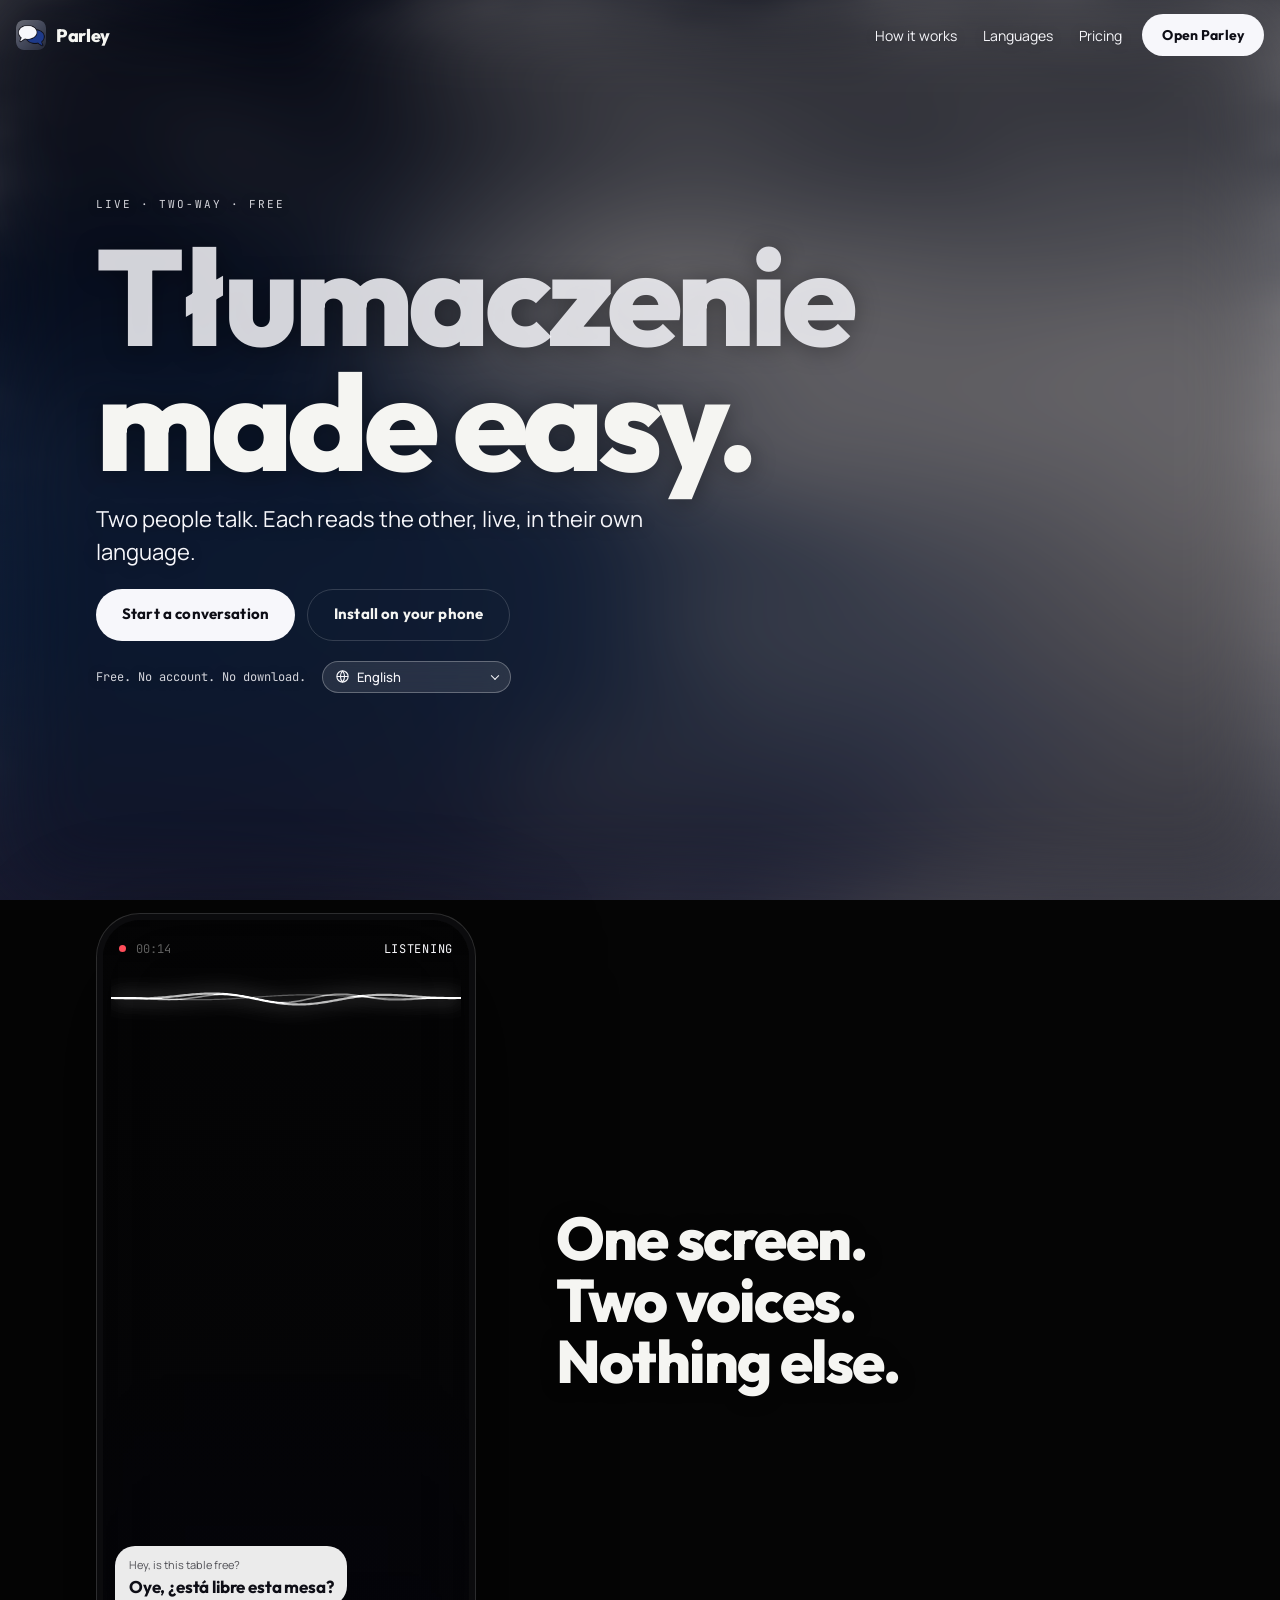
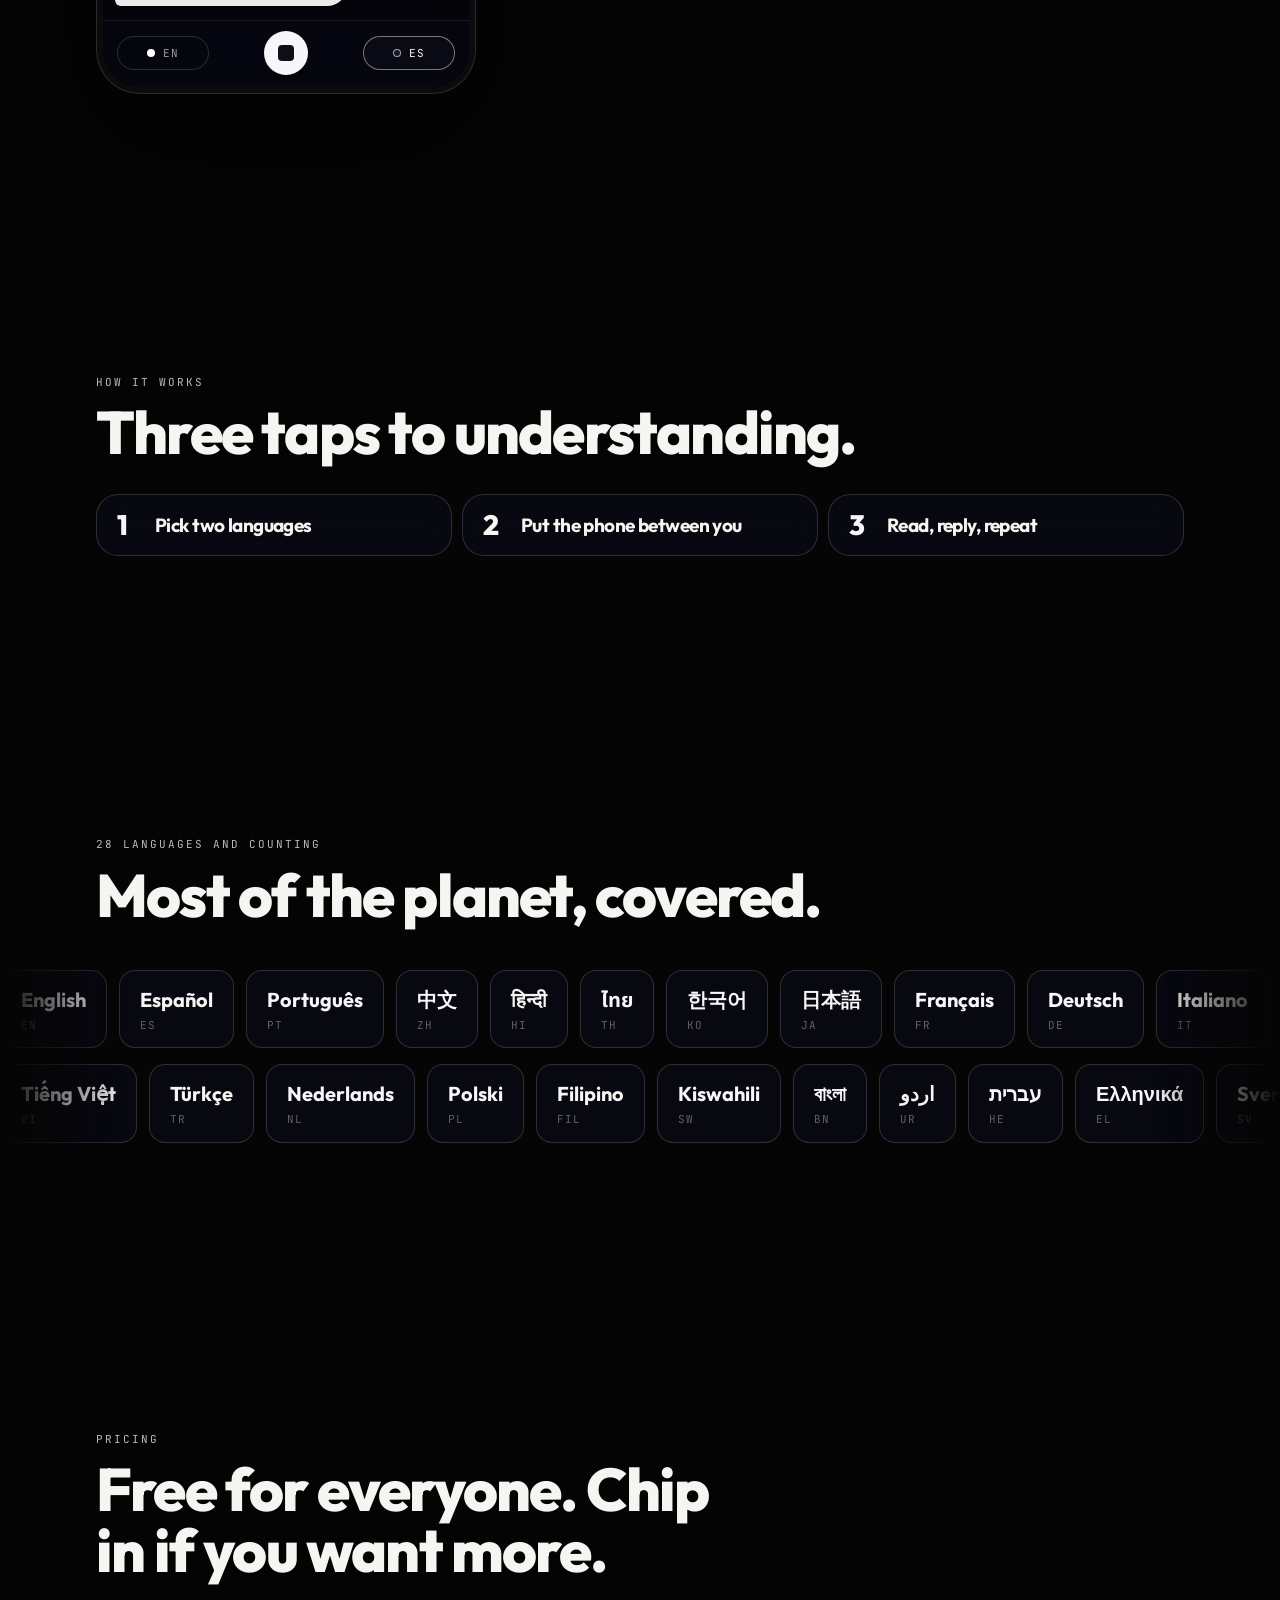
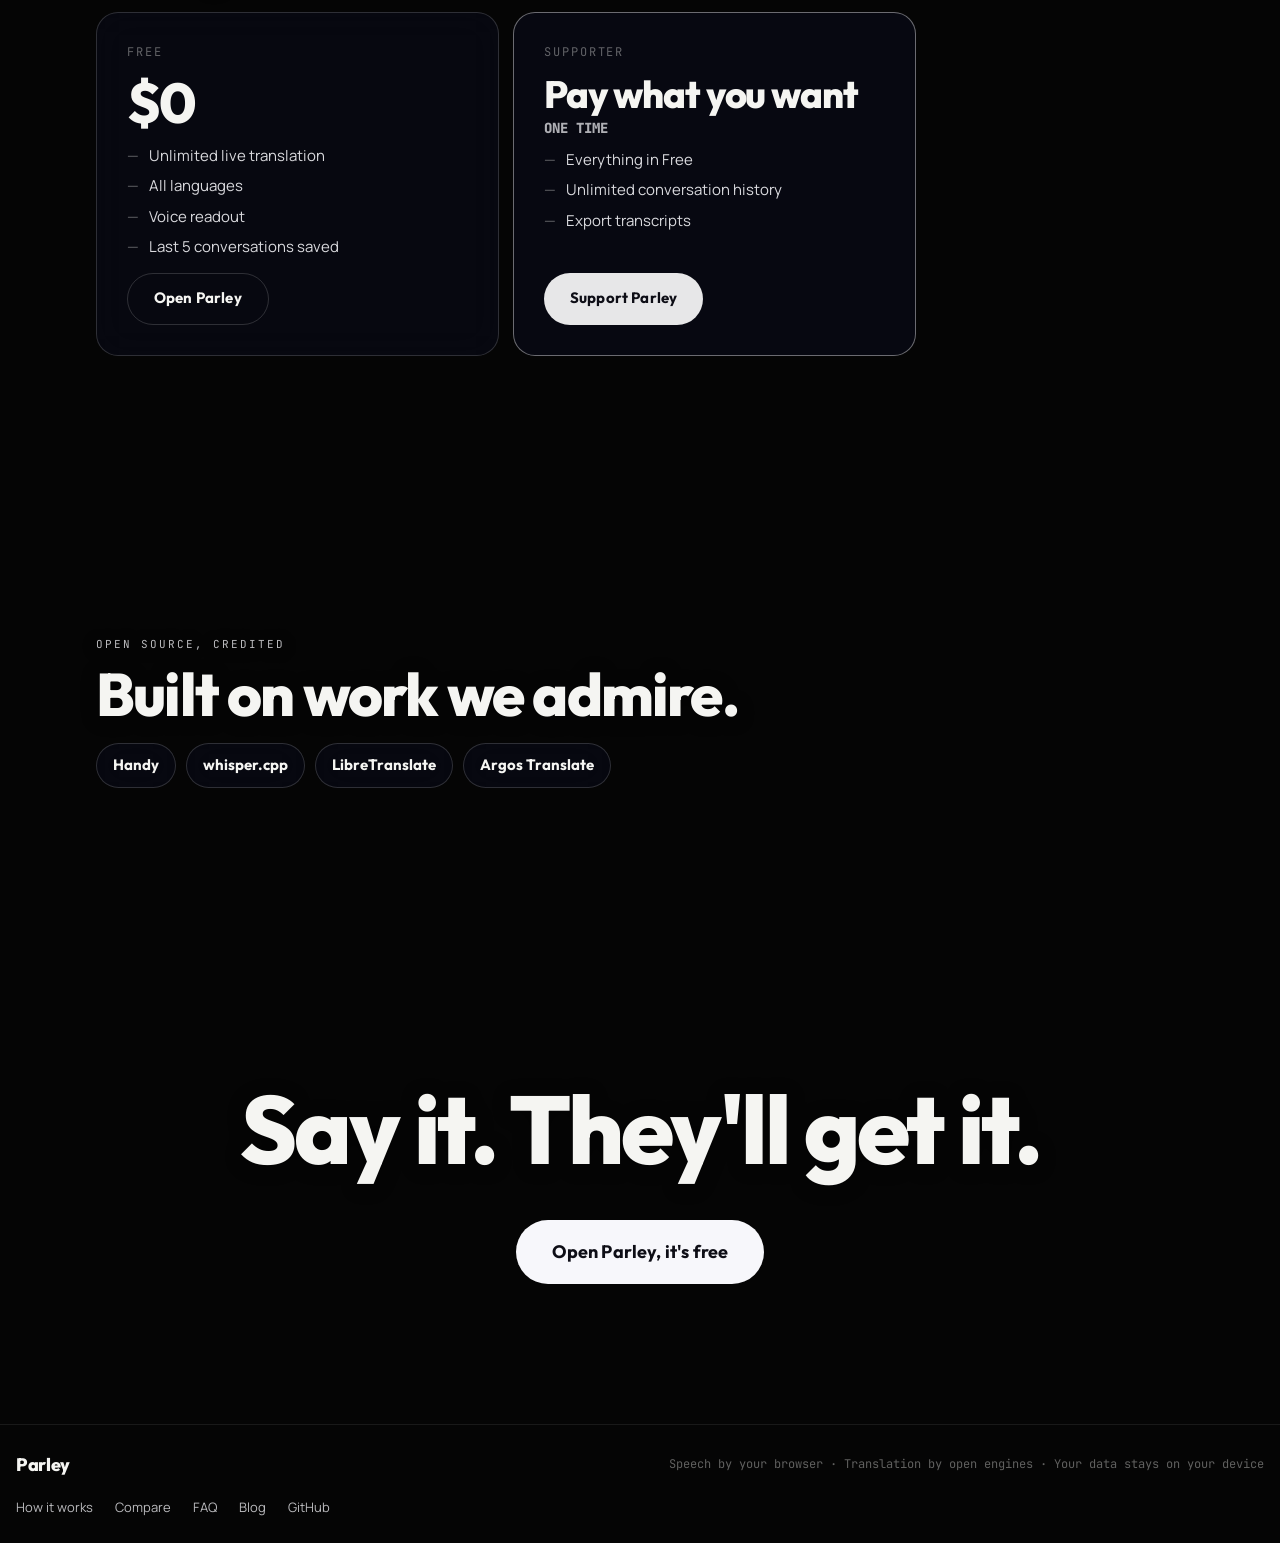
<file: index.html>
<!doctype html>
<html lang="en" data-palette="night">
<head>
<meta charset="utf-8">
<meta name="viewport" content="width=device-width, initial-scale=1, viewport-fit=cover">
<title>Parley: live translation in your pocket</title>
<meta name="description" content="Parley is a free live conversation translator for two people in the same room. Pick two languages, put the phone between you, and each of you sees what the other said in your own language as they say it. No app store, no account, 28 languages.">
<meta name="theme-color" content="#050505">
<meta property="og:title" content="Parley: live translation in your pocket">
<meta property="og:description" content="Two people, two languages, one screen. Live, anytime, free.">
<meta property="og:type" content="website">
<meta property="og:url" content="https://getparley.vercel.app/">
<meta property="og:site_name" content="Parley">
<link rel="canonical" href="https://getparley.vercel.app/">
<meta name="keywords" content="live translation, conversation translator, in-person translation, two-way translation, real-time speech translation, free translation app, Google Translate conversation mode alternative, Apple Translate alternative">
<script type="application/ld+json">{"@context": "https://schema.org", "@graph": [{"@type": "SoftwareApplication", "name": "Parley", "url": "https://getparley.vercel.app", "applicationCategory": "UtilitiesApplication", "operatingSystem": "Any (web browser: Chrome, Safari, Edge; installable on iOS, Android, macOS, Windows)", "description": "Parley is a free live conversation translator for two people in the same room. Pick two languages, put the phone between you, and each person sees what the other said in their own language as they say it. Automatic detection of which language is being spoken, optional spoken playback, conversations saved on your device.", "offers": {"@type": "Offer", "price": "0", "priceCurrency": "USD", "description": "Free. Optional pay-what-you-want supporter upgrade for unlimited history and export."}, "featureList": ["Live two-way conversation translation", "Automatic detection of which of the two languages is being spoken", "28 languages", "Spoken playback of translations", "Conversations and audio saved on device", "Installable web app (PWA), no app store", "No account required"], "isAccessibleForFree": true, "author": {"@type": "Organization", "name": "0xROSSI Digital"}, "publisher": {"@type": "Organization", "name": "0xROSSI Digital"}}, {"@type": "WebSite", "name": "Parley", "url": "https://getparley.vercel.app", "publisher": {"@type": "Organization", "name": "0xROSSI Digital"}}, {"@type": "Organization", "name": "0xROSSI Digital", "url": "https://getparley.vercel.app", "founder": {"@type": "Person", "name": "Frankie Rossi"}}]}</script>
<link rel="manifest" href="manifest.webmanifest">
<link rel="icon" href="/icon.svg" type="image/svg+xml">
<link rel="icon" type="image/png" sizes="32x32" href="/favicon-32.png">
<link rel="shortcut icon" href="/favicon.ico">
<link rel="apple-touch-icon" href="/apple-touch-icon.png">
<link rel="preconnect" href="https://fonts.googleapis.com">
<link rel="preconnect" href="https://fonts.gstatic.com" crossorigin>
<link rel="stylesheet" href="https://fonts.googleapis.com/css2?family=Outfit:wght@500;600;700;800&family=Manrope:wght@400;500;600;700&family=JetBrains+Mono:wght@400;500&family=Noto+Sans+Thai:wght@400;500;600;700;800&display=swap">
<script>try{var p=JSON.parse(localStorage.getItem("parley.prefs.v1")||"{}").palette;document.documentElement.setAttribute("data-palette",p||"night")}catch(e){}</script>
<link rel="stylesheet" href="styles.css">
<link rel="stylesheet" href="landing.css">
</head>
<body class="landing">

<div class="hero-bg"><canvas id="hero-canvas" aria-hidden="true"></canvas></div>

<header class="site-head">
  <a class="brand" href="#top"><span class="brand-mark"></span><span>Parley</span></a>
  <nav class="site-nav" aria-label="Site">
    <a href="#how" data-i18n="nav.how" data-i18n="how.eyebrow">How it works</a>
    <a href="#languages" data-i18n="nav.languages">Languages</a>
    <a href="#pricing" data-i18n="nav.pricing" data-i18n="price.eyebrow">Pricing</a>
  </nav>
  <a class="btn btn-volt head-cta" href="app.html" data-i18n="nav.cta">Open Parley</a>
</header>

<main id="top">

  <!-- HERO -->
  <section class="hero">
    <p class="eyebrow reveal" data-i18n="hero.eyebrow">Live · two-way · free</p>
    <h1 class="hero-title reveal"><span class="flip" id="flip-word" aria-label="Translation">Translation</span><br><span data-i18n="hero.rest">made easy.</span></h1>
    <p class="hero-sub reveal" data-i18n="hero.sub2">Two people talk. Each reads the other, live, in their own language.</p>
    <div class="hero-ctas reveal">
      <a class="btn btn-volt" href="app.html" data-i18n="hero.start">Start a conversation</a>
      <a class="btn btn-ghost" href="app.html#profile" id="install-cta" data-i18n="hero.install">Install on your phone</a>
    </div>
    <p class="hero-tip" id="install-tip" hidden></p>
    <p class="hero-note reveal"><span data-i18n="hero.note2">Free. No account. No download.</span><label class="lang-pick" aria-label="Website language"><svg viewBox="0 0 24 24" width="15" height="15" fill="none" stroke="currentColor" stroke-width="1.8" aria-hidden="true"><circle cx="12" cy="12" r="9"/><path d="M3 12h18M12 3a14 14 0 0 1 0 18M12 3a14 14 0 0 0 0 18"/></svg><select id="hero-lang"></select></label></p>
  </section>

  <!-- LIVE DEMO MOCK -->
  <section class="demo-section">
    <div class="phone reveal" id="phone">
      <div class="phone-top"><span class="dot"></span><span class="mono">00:14</span><span class="mono right" id="demo-status" data-i18n="demo.listening">Listening</span></div>
      <div class="phone-wave"><canvas id="demo-ribbon" aria-hidden="true"></canvas></div>
      <div class="phone-convo" id="demo-convo"></div>
      <div class="phone-bottom">
        <span class="pill a" id="demo-pill-a"><i></i>EN</span>
        <span class="stop"></span>
        <span class="pill b" id="demo-pill-b"><i></i>ES</span>
      </div>
    </div>
    <div class="demo-copy">
      <h2 class="reveal" data-i18n-html="demo.title">One screen.<br>Two voices.<br>Nothing else.</h2>
    </div>
  </section>

  <!-- HOW -->
  <section class="how" id="how">
    <p class="eyebrow reveal">How it works</p>
    <h2 class="reveal" data-i18n="how.title">Three taps to understanding.</h2>
    <div class="steps">
      <div class="step reveal">
        <span class="step-n">1</span>
        <h3 data-i18n="how.1t">Pick two languages</h3>
      </div>
      <div class="step reveal">
        <span class="step-n">2</span>
        <h3 data-i18n="how.2t">Put the phone between you</h3>
      </div>
      <div class="step reveal">
        <span class="step-n">3</span>
        <h3 data-i18n="how.3t">Read, reply, repeat</h3>
      </div>
    </div>
  </section>

  <!-- LANGUAGES -->
  <section class="languages" id="languages">
    <p class="eyebrow reveal" data-i18n="langs.eyebrow">28 languages and counting</p>
    <h2 class="reveal" data-i18n="langs.title">Most of the planet, covered.</h2>
    <div class="marquee" aria-hidden="true">
      <div class="marquee-track" id="marquee-1"></div>
    </div>
    <div class="marquee reverse" aria-hidden="true">
      <div class="marquee-track" id="marquee-2"></div>
    </div>
  </section>

  <!-- PRICING -->
  <section class="pricing" id="pricing">
    <p class="eyebrow reveal">Pricing</p>
    <h2 class="reveal" data-i18n="price.title">Free for everyone. Chip in if you want more.</h2>
    <div class="plans">
      <div class="plan reveal">
        <p class="plan-name" data-i18n="price.free">Free</p>
        <p class="plan-price">$0</p>
        <ul>
          <li data-i18n="price.f1">Unlimited live translation</li>
          <li data-i18n="price.f2">All languages</li>
          <li data-i18n="price.f3">Voice readout</li>
          <li data-i18n="price.f4">Last 5 conversations saved</li>
        </ul>
        <a class="btn btn-ghost" href="app.html" data-i18n="nav.cta">Open Parley</a>
      </div>
      <div class="plan pro reveal">
        <p class="plan-name" data-i18n="price.sup">Supporter</p>
        <p class="plan-price"><span data-i18n="price.pwyw">Pay what you want</span><span data-i18n="price.once">one time</span></p>
        <ul>
          <li data-i18n="price.s1">Everything in Free</li>
          <li data-i18n="price.s2">Unlimited conversation history</li>
          <li data-i18n="price.s4">Export transcripts</li>
        </ul>
        <a class="btn btn-blue" href="app.html#profile" data-i18n="price.support">Support Parley</a>
      </div>
    </div>
  </section>

  <!-- OPEN SOURCE -->
  <section class="open" id="open">
    <p class="eyebrow reveal" data-i18n="open.eyebrow">Open source, credited</p>
    <h2 class="reveal" data-i18n="open.title">Built on work we admire.</h2>
    <div class="credits-grid">
      <a class="credit reveal" href="https://github.com/cjpais/Handy" target="_blank" rel="noopener"><span class="credit-name">Handy</span></a>
      <a class="credit reveal" href="https://github.com/ggerganov/whisper.cpp" target="_blank" rel="noopener"><span class="credit-name">whisper.cpp</span></a>
      <a class="credit reveal" href="https://github.com/LibreTranslate/LibreTranslate" target="_blank" rel="noopener"><span class="credit-name">LibreTranslate</span></a>
      <a class="credit reveal" href="https://github.com/argosopentech/argos-translate" target="_blank" rel="noopener"><span class="credit-name">Argos Translate</span></a>
    </div>
  </section>

  <!-- FINAL CTA -->
  <section class="final">
    <h2 class="reveal" data-i18n="final.title">Say it. They'll get it.</h2>
    <a class="btn btn-volt big reveal" href="app.html" data-i18n="final.cta">Open Parley, it's free</a>
  </section>
</main>

<footer class="site-foot">
  <span class="brand"><span class="brand-mark"></span><span>Parley</span></span>
  <span class="mono" data-i18n="foot.note">Speech by your browser · Translation by open engines · Your data stays on your device</span>
  <nav class="foot-nav" aria-label="More">
    <a href="/how-it-works" data-i18n="nav.how">How it works</a>
    <a href="/compare" data-i18n="nav.compare">Parley vs Google Translate vs Apple Translate</a>
    <a href="/faq" data-i18n="nav.faq">FAQ</a>
    <a href="/blog/" data-i18n="nav.blog">Blog</a>
    <a href="https://github.com/EliCrossDev/parley" rel="noopener">GitHub</a>
  </nav>
</footer>

<script src="i18n.js"></script>
<script src="aurora.js"></script>
<script src="landing.js"></script>
</body>
</html>
</file>
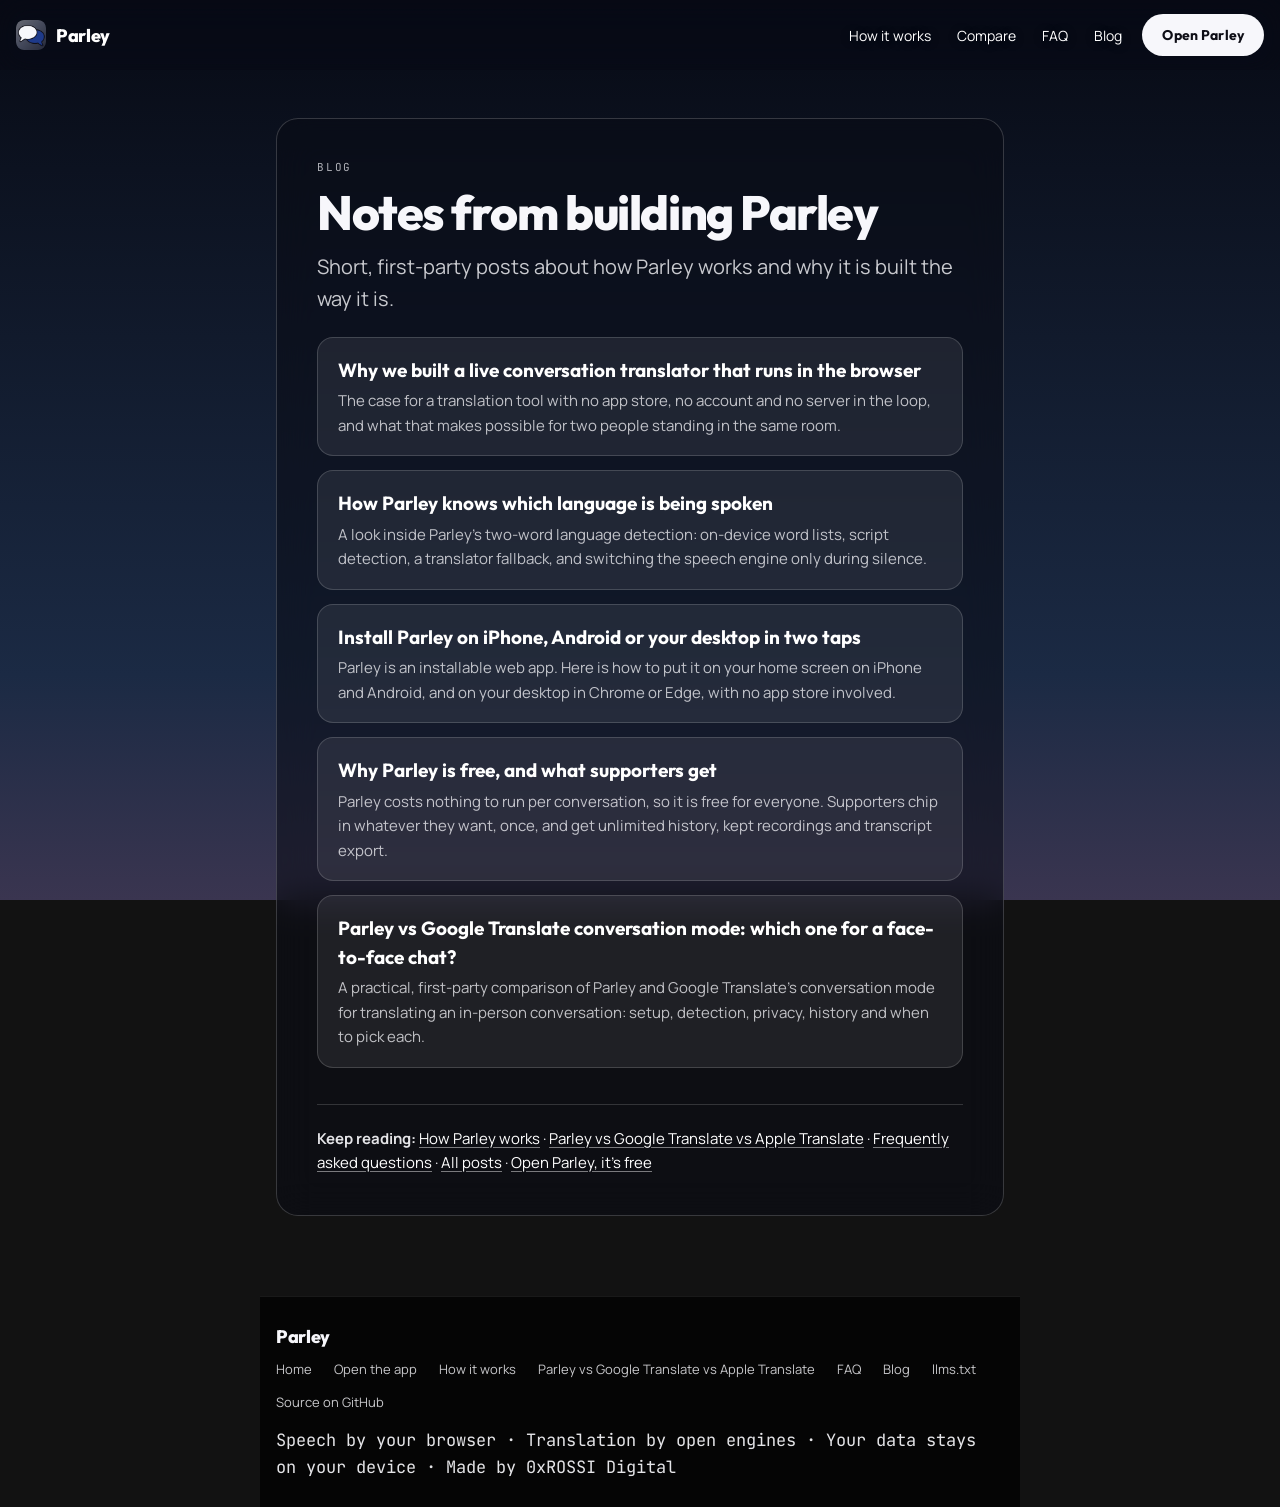
<file: blog/index.html>
<!doctype html>
<html lang="en" data-palette="night">
<head>
<meta charset="utf-8">
<meta name="viewport" content="width=device-width, initial-scale=1, viewport-fit=cover">
<title>Parley blog: notes on live conversation translation</title>
<meta name="description" content="Posts from the Parley team about building a free live translator for in-person conversations: language detection, privacy, installing on any device, and comparisons with Google Translate and Apple Translate.">
<link rel="canonical" href="https://getparley.vercel.app/blog/">
<meta name="theme-color" content="#050505">
<meta property="og:title" content="Parley blog: notes on live conversation translation">
<meta property="og:description" content="Posts from the Parley team about building a free live translator for in-person conversations: language detection, privacy, installing on any device, and comparisons with Google Translate and Apple Translate.">
<meta property="og:type" content="website">
<meta property="og:url" content="https://getparley.vercel.app/blog/">
<meta property="og:site_name" content="Parley">
<meta name="twitter:card" content="summary">
<link rel="icon" href="/icon.svg" type="image/svg+xml">
<link rel="icon" type="image/png" sizes="32x32" href="/favicon-32.png">
<link rel="shortcut icon" href="/favicon.ico">
<link rel="apple-touch-icon" href="/apple-touch-icon.png">
<link rel="preconnect" href="https://fonts.googleapis.com">
<link rel="preconnect" href="https://fonts.gstatic.com" crossorigin>
<link rel="stylesheet" href="https://fonts.googleapis.com/css2?family=Outfit:wght@500;600;700;800&family=Manrope:wght@400;500;600;700&family=JetBrains+Mono:wght@400;500&display=swap">
<script>try{var p=JSON.parse(localStorage.getItem("parley.prefs.v1")||"{}").palette;document.documentElement.setAttribute("data-palette",p||"night")}catch(e){}</script>
<link rel="stylesheet" href="/styles.css">
<link rel="stylesheet" href="/landing.css">
<link rel="stylesheet" href="/pages.css">
<script type="application/ld+json">{"@context": "https://schema.org", "@type": "WebPage", "name": "Parley blog: notes on live conversation translation", "description": "Posts from the Parley team about building a free live translator for in-person conversations: language detection, privacy, installing on any device, and comparisons with Google Translate and Apple Translate.", "url": "https://getparley.vercel.app/blog/", "isPartOf": {"@type": "WebSite", "name": "Parley", "url": "https://getparley.vercel.app"}, "publisher": {"@type": "Organization", "name": "0xROSSI Digital", "url": "https://getparley.vercel.app"}}</script>
</head>
<body class="landing doc">
<header class="site-head scrolled">
  <a class="brand" href="/"><span class="brand-mark"></span><span>Parley</span></a>
  <nav class="site-nav" aria-label="Site">
    <a href="/how-it-works">How it works</a>
    <a href="/compare">Compare</a>
    <a href="/faq">FAQ</a>
    <a href="/blog/">Blog</a>
  </nav>
  <a class="btn btn-volt head-cta" href="/app">Open Parley</a>
</header>
<main>
<div class="card"><p class="eyebrow">Blog</p><h1>Notes from building Parley</h1><p class="lede">Short, first-party posts about how Parley works and why it is built the way it is.</p><div class="post-list"><a href="/blog/live-conversation-translation-in-the-browser"><b>Why we built a live conversation translator that runs in the browser</b><span>The case for a translation tool with no app store, no account and no server in the loop, and what that makes possible for two people standing in the same room.</span></a><a href="/blog/how-parley-knows-which-language-is-being-spoken"><b>How Parley knows which language is being spoken</b><span>A look inside Parley's two-word language detection: on-device word lists, script detection, a translator fallback, and switching the speech engine only during silence.</span></a><a href="/blog/install-parley-iphone-android-desktop"><b>Install Parley on iPhone, Android or your desktop in two taps</b><span>Parley is an installable web app. Here is how to put it on your home screen on iPhone and Android, and on your desktop in Chrome or Edge, with no app store involved.</span></a><a href="/blog/why-parley-is-free-and-what-supporters-get"><b>Why Parley is free, and what supporters get</b><span>Parley costs nothing to run per conversation, so it is free for everyone. Supporters chip in whatever they want, once, and get unlimited history, kept recordings and transcript export.</span></a><a href="/blog/parley-vs-google-translate-conversation-mode"><b>Parley vs Google Translate conversation mode: which one for a face-to-face chat?</b><span>A practical, first-party comparison of Parley and Google Translate's conversation mode for translating an in-person conversation: setup, detection, privacy, history and when to pick each.</span></a></div><div class="related"><p><b>Keep reading:</b> <a href="/how-it-works">How Parley works</a> · <a href="/compare">Parley vs Google Translate vs Apple Translate</a> · <a href="/faq">Frequently asked questions</a> · <a href="/blog/">All posts</a> · <a href="/app">Open Parley, it's free</a></p></div></div>
</main>
<footer class="site-foot">
  <div>
    <span class="brand"><span class="brand-mark"></span><span>Parley</span></span>
    <nav aria-label="Pages">
      <a href="/">Home</a><a href="/app">Open the app</a><a href="/how-it-works">How it works</a><a href="/compare">Parley vs Google Translate vs Apple Translate</a><a href="/faq">FAQ</a><a href="/blog/">Blog</a><a href="/llms.txt">llms.txt</a><a href="https://github.com/EliCrossDev/parley">Source on GitHub</a>
    </nav>
    <p class="mono" style="margin-top:14px">Speech by your browser · Translation by open engines · Your data stays on your device · Made by 0xROSSI Digital</p>
  </div>
</footer>
</body>
</html>
</file>
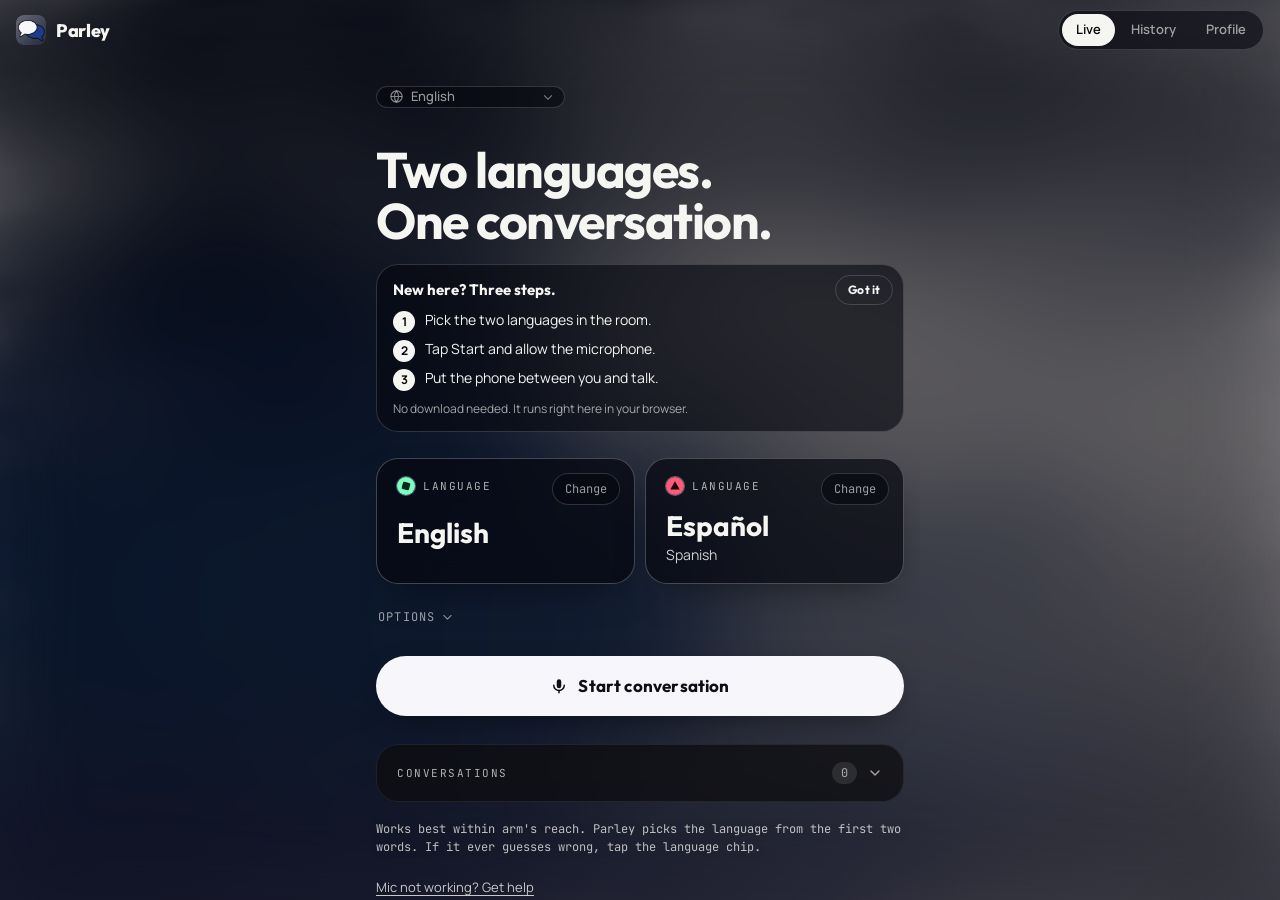
<file: app.html>
<!doctype html>
<html lang="en" data-palette="night">
<head>
<meta charset="utf-8">
<meta name="viewport" content="width=device-width, initial-scale=1, viewport-fit=cover, maximum-scale=1">
<title>Parley</title>
<meta name="description" content="Live two-way conversation translation. Two people, two languages, one screen.">
<meta name="theme-color" content="#050505">
<meta name="apple-mobile-web-app-capable" content="yes">
<meta name="mobile-web-app-capable" content="yes">
<meta name="apple-mobile-web-app-status-bar-style" content="black-translucent">
<meta name="apple-mobile-web-app-title" content="Parley">
<link rel="manifest" href="manifest.webmanifest">
<link rel="icon" href="/icon.svg" type="image/svg+xml">
<link rel="icon" type="image/png" sizes="32x32" href="/favicon-32.png">
<link rel="shortcut icon" href="/favicon.ico">
<link rel="apple-touch-icon" href="/apple-touch-icon.png">
<link rel="preconnect" href="https://translate.googleapis.com">
<link rel="preconnect" href="https://fonts.googleapis.com">
<link rel="preconnect" href="https://fonts.gstatic.com" crossorigin>
<link rel="stylesheet" href="https://fonts.googleapis.com/css2?family=Outfit:wght@500;600;700;800&family=Manrope:wght@400;500;600;700&family=JetBrains+Mono:wght@400;500&family=Noto+Sans+Thai:wght@400;500;600;700;800&display=swap">
<script>try{var p=JSON.parse(localStorage.getItem("parley.prefs.v1")||"{}").palette;document.documentElement.setAttribute("data-palette",p||"night")}catch(e){}</script>
<link rel="stylesheet" href="styles.css">
<link rel="stylesheet" href="app.css">
</head>
<body class="app-body">
<div class="app-bg"><canvas id="app-bg" aria-hidden="true"></canvas></div>
<div class="grain" aria-hidden="true"></div>
<div class="frost" aria-hidden="true"></div>
<div class="siri" id="siri" aria-hidden="true"></div>

<!-- Top bar -->
<header class="topbar">
  <a class="brand" href="index.html" aria-label="Parley home">
    <span class="brand-mark"></span><span>Parley</span>
  </a>
  <nav class="topnav" aria-label="App sections">
    <button class="nav-btn is-active" data-view="live" id="nav-live" data-i18n="tab.live">Live</button>
    <button class="nav-btn" data-view="history" id="nav-history" data-i18n="tab.history">History</button>
    <button class="nav-btn" data-view="profile" id="nav-profile" data-i18n="tab.profile">Profile</button>
  </nav>
</header>

<main class="views">

  <!-- ============ LIVE ============ -->
  <section class="view is-active" id="view-live">

    <!-- Setup state -->
    <div class="live-setup" id="live-setup">
      <label class="ui-lang-select setup-lang" title="App language"><svg viewBox="0 0 24 24" fill="none" stroke="currentColor" stroke-width="1.8" aria-hidden="true"><circle cx="12" cy="12" r="9"/><path d="M3 12h18M12 3a14 14 0 0 1 0 18M12 3a14 14 0 0 0 0 18"/></svg><select data-ui-lang id="uilang-setup" aria-label="App language"></select></label>
      <h1 class="setup-title" data-i18n-html="setup.title">Two languages.<br>One conversation.</h1>
      <div class="welcome" id="welcome" hidden>
        <p class="welcome-title" data-i18n="welcome.title">New here? Three steps.</p>
        <ol class="welcome-steps"><li data-i18n="welcome.1">Pick the two languages in the room.</li><li data-i18n="welcome.2">Tap Start and allow the microphone.</li><li data-i18n="welcome.3">Put the phone between you and talk.</li></ol>
        <p class="welcome-note" id="welcome-note"></p>
        <button class="btn btn-ghost welcome-ok" id="welcome-ok" type="button" data-i18n="welcome.ok">Got it</button>
      </div>

      <div class="speaker-cards">
        <button class="speaker-card speaker-a" id="pick-a" aria-label="Choose first language">
          <span class="speaker-tag"><i class="sw a"></i><span data-i18n="setup.lang">Language</span></span>
          <span class="speaker-lang" id="label-a">English</span>
          <span class="speaker-native" id="native-a">English</span>
          <span class="speaker-change" data-i18n="setup.change">Change</span>
        </button>

        <button class="speaker-card speaker-b" id="pick-b" aria-label="Choose second language">
          <span class="speaker-tag"><i class="sw b"></i><span data-i18n="setup.lang">Language</span></span>
          <span class="speaker-lang" id="label-b">Español</span>
          <span class="speaker-native" id="native-b">Spanish</span>
          <span class="speaker-change" data-i18n="setup.change">Change</span>
        </button>
      </div>

      <details class="more-opts"><summary data-i18n="setup.more">Options</summary>
      <div class="setup-options">
        <label class="toggle">
          <input type="checkbox" id="opt-speak">
          <span class="toggle-track"><span class="toggle-knob"></span></span>
          <span class="toggle-label" data-i18n="setup.speak">Read translations out loud</span>
        </label>
        <label class="toggle">
          <input type="checkbox" id="opt-record" checked>
          <span class="toggle-track"><span class="toggle-knob"></span></span>
          <span class="toggle-label" data-i18n="setup.record">Record audio for playback</span>
        </label>
        <label class="toggle">
          <input type="checkbox" id="opt-cues" checked>
          <span class="toggle-track"><span class="toggle-knob"></span></span>
          <span class="toggle-label" data-i18n="setup.cues">Sound when the turn switches</span>
        </label>
        <label class="toggle" id="offline-row" hidden>
          <input type="checkbox" id="opt-offline">
          <span class="toggle-track"><span class="toggle-knob"></span></span>
          <span class="toggle-label"><span data-i18n="setup.offline">Offline mode</span> <span class="toggle-sub" id="offline-sub" data-i18n="setup.offlinesub">No signal needed. Words arrive in short bursts instead of live.</span></span>
        </label>
      </div>
      </details>

      <button class="btn btn-volt start-btn" id="start-live">
        <svg width="18" height="18" viewBox="0 0 24 24" fill="currentColor"><rect x="9" y="3" width="6" height="12" rx="3"/><path d="M5 11a7 7 0 0 0 14 0" fill="none" stroke="currentColor" stroke-width="2" stroke-linecap="round"/><path d="M12 18v3" stroke="currentColor" stroke-width="2" stroke-linecap="round"/></svg>
        <span data-i18n="setup.start">Start conversation</span>
      </button>
      <div class="nudge" id="nudge" hidden>
        <p><b data-i18n="nudge.title">Enjoying Parley?</b> <span data-i18n="nudge.sub">It stays free. If it has helped you, chip in whatever you want, one time.</span></p>
        <div class="nudge-actions"><button class="btn btn-ghost small" id="nudge-no" data-i18n="nudge.no">Not now</button><button class="btn btn-volt small" id="nudge-yes" data-i18n="nudge.yes">Support</button></div>
        <button class="nudge-restore" id="nudge-restore" data-i18n="nudge.restore">Already chipped in?</button>
      </div>
      <div class="recent" id="recent">
        <button class="recent-head" id="recent-toggle" aria-expanded="false" aria-controls="recent-list">
          <span class="speaker-tag" data-i18n="hist.title">Conversations</span>
          <span class="recent-count" id="recent-count">0</span>
          <svg class="chev" width="16" height="16" viewBox="0 0 24 24" fill="none" stroke="currentColor" stroke-width="2.2" stroke-linecap="round" stroke-linejoin="round" aria-hidden="true"><path d="M6 9l6 6 6-6"/></svg>
        </button>
        <div class="recent-list" id="recent-list" hidden></div>
      </div>
      <p class="setup-note" id="support-note"></p>
      <button class="mic-help-link" id="mic-help-link" type="button" data-i18n="mic.link">Mic not working? Get help</button>
      <p class="setup-note warn" id="origin-note" hidden></p>
    </div>

    <!-- Live state -->
    <div class="live-stage" id="live-stage" hidden>
      <div class="stage-top">
        <span class="rec-dot" id="rec-dot"></span>
        <span class="stage-timer" id="stage-timer">00:00</span>
        <span class="stage-status" id="stage-status" data-i18n="live.listening">Listening</span>
        <div class="turns-mode" id="turns-mode" role="group" aria-label="Who is talking"><button type="button" data-mode="auto" aria-pressed="true" data-i18n="live.mode.auto">Auto</button><button type="button" data-mode="tap" aria-pressed="false" data-i18n="live.mode.tap">Tap</button></div>
        <button class="kb-btn mic-help-live" id="mic-help-live" type="button" hidden aria-label="Mic help"><svg width="18" height="18" viewBox="0 0 24 24" fill="none" stroke="currentColor" stroke-width="2" stroke-linecap="round" stroke-linejoin="round"><path d="M12 15a3 3 0 0 0 3-3V6a3 3 0 0 0-6 0v6a3 3 0 0 0 3 3z"/><path d="M5 11a7 7 0 0 0 14 0M12 18v3M3 3l18 18"/></svg></button>
        <button class="kb-btn speak-toggle" id="speak-btn" aria-label="Talk back out loud" aria-pressed="false">
          <svg width="18" height="18" viewBox="0 0 24 24" fill="none" stroke="currentColor" stroke-width="2" stroke-linecap="round" stroke-linejoin="round"><path d="M4 9v6h4l5 4V5L8 9H4z"/><path class="sp-w1" d="M16 9a4 4 0 0 1 0 6"/><path class="sp-w2" d="M19 6a8 8 0 0 1 0 12"/><path class="sp-x" d="M16 9l5 6M21 9l-5 6"/></svg>
        </button>
        <button class="kb-btn" id="table-btn" aria-label="Face-to-face mode" aria-pressed="false"><svg width="18" height="18" viewBox="0 0 24 24" fill="none" stroke="currentColor" stroke-width="2" stroke-linecap="round" stroke-linejoin="round"><rect x="3" y="3" width="18" height="18" rx="4"/><path d="M3 12h18M8 7.5l-1.5 1.5L8 10.5M16 13.5l1.5 1.5-1.5 1.5"/></svg></button>
        <button class="kb-btn" id="type-btn" aria-label="Type instead of speaking"><svg width="18" height="18" viewBox="0 0 24 24" fill="none" stroke="currentColor" stroke-width="2" stroke-linecap="round"><rect x="3" y="6" width="18" height="12" rx="2"/><path d="M7 10h.01M11 10h.01M15 10h.01M7 14h10"/></svg></button>
      </div>

      <div class="ribbon-wrap">
        <canvas id="ribbon" aria-hidden="true"></canvas>
      </div>

      <!-- Face-to-face: the far half is turned around for the person across the table -->
      <div class="pane-far" id="pane-far" hidden>
        <div class="far-convo" id="far-convo"></div>
        <div class="far-bar"><button class="who-btn far-talk" id="far-talk"><span class="who-dot"></span><span class="who-lang" id="far-talk-label"></span></button><span class="turn-cue" id="far-cue"></span></div>
      </div>
      <div class="convo" id="convo" aria-live="polite">
        <p class="convo-hint" id="convo-hint" data-i18n="live.hint">Start talking. Either of you.</p>
      </div>

      <form class="type-row" id="type-row" hidden>
        <input type="text" id="type-input" placeholder="Type instead…" data-i18n-ph="live.type" autocomplete="off">
        <button type="submit" class="type-send" aria-label="Translate typed text">→</button>
      </form>
      <div class="turn-cue near" id="near-cue"></div>
      <div class="stage-bottom">
        <button class="who-btn who-a is-live" id="who-a" aria-label="Language one is speaking">
          <span class="who-dot"></span><span class="who-lang" id="who-a-label">EN</span>
        </button>
        <button class="stop-btn" id="stop-live" aria-label="End conversation">
          <span class="stop-square"></span>
        </button>
        <button class="who-btn who-b" id="who-b" aria-label="Language two is speaking">
          <span class="who-dot"></span><span class="who-lang" id="who-b-label">ES</span>
        </button>
      </div>
    </div>
  </section>

  <!-- ============ HISTORY ============ -->
  <section class="view" id="view-history">
    <div class="page">
      <div class="page-head">
        <div>
          <p class="eyebrow" data-i18n="hist.eyebrow">History</p>
          <h1 class="page-title" data-i18n="hist.title">Conversations</h1>
        </div>
        <span class="chip" id="history-count">0 / 5 saved</span>
      </div>
      <div class="hist-tools">
        <div class="keep">
          <span class="keep-label" data-i18n="hist.keep">Keep</span>
          <div class="seg keep-seg" id="keep-seg" role="group" aria-label="How many conversations to keep">
            <button class="seg-btn" data-keep="5">5</button>
            <button class="seg-btn" data-keep="10">10</button>
            <button class="seg-btn" data-keep="25">25</button>
            <button class="seg-btn" data-keep="0" data-i18n="hist.all">All</button>
          </div>
        </div>
        <button class="text-btn danger" id="hist-clear" data-i18n="hist.clear">Clear all</button>
      </div>
      <div class="history-list" id="history-list"></div>
      <div class="pro-card" id="pro-card">
        <div>
          <p class="pro-tag" data-i18n="pro.tag">Support Parley</p>
          <h3 data-i18n="pro.title">Keep every conversation.</h3>
          <p class="pro-sub" data-i18n="pro.sub">Free keeps your 5 most recent. Chip in whatever you want and keep all of them, with audio, plus export.</p>
        </div>
        <button class="btn btn-blue" id="go-pro" data-i18n="pro.btn">Support</button>
      </div>
    </div>
  </section>

  <!-- ============ PLAYBACK ============ -->
  <section class="view" id="view-playback">
    <div class="page">
      <button class="back-btn" id="pb-back" data-i18n="pb.back">← Conversations</button>
      <div class="page-head">
        <div>
          <p class="eyebrow" id="pb-date"></p>
          <h1 class="page-title" id="pb-title"></h1>
        </div>
        <button class="icon-btn" id="pb-text" aria-label="Export transcript">
          <svg width="18" height="18" viewBox="0 0 24 24" fill="none" stroke="currentColor" stroke-width="2" stroke-linecap="round" stroke-linejoin="round"><path d="M14 3H7a2 2 0 0 0-2 2v14a2 2 0 0 0 2 2h10a2 2 0 0 0 2-2V8z"/><path d="M14 3v5h5M9 13h6M9 17h6"/></svg>
        </button>
        <button class="icon-btn" id="pb-share" aria-label="Share video">
          <svg width="18" height="18" viewBox="0 0 24 24" fill="none" stroke="currentColor" stroke-width="2" stroke-linecap="round" stroke-linejoin="round"><path d="M12 3v13M7 8l5-5 5 5M5 14v5a2 2 0 0 0 2 2h10a2 2 0 0 0 2-2v-5"/></svg>
        </button>
        <button class="icon-btn" id="pb-export" aria-label="Download video">
          <svg width="18" height="18" viewBox="0 0 24 24" fill="none" stroke="currentColor" stroke-width="2" stroke-linecap="round" stroke-linejoin="round"><path d="M12 3v12M7 10l5 5 5-5M4 19h16"/></svg>
        </button>
        <button class="icon-btn danger" id="pb-delete" aria-label="Delete conversation">
          <svg width="18" height="18" viewBox="0 0 24 24" fill="none" stroke="currentColor" stroke-width="2" stroke-linecap="round"><path d="M4 7h16M10 11v6M14 11v6M6 7l1 13h10l1-13M9 7V4h6v3"/></svg>
        </button>
      </div>
      <div class="player" id="player">
        <button class="play-btn" id="pb-play" aria-label="Play">
          <svg class="ico-play" width="22" height="22" viewBox="0 0 24 24" fill="currentColor"><path d="M7 4v16l13-8z"/></svg>
          <svg class="ico-pause" width="22" height="22" viewBox="0 0 24 24" fill="currentColor"><path d="M6 4h4v16H6zM14 4h4v16h-4z"/></svg>
        </button>
        <div class="scrub">
          <input type="range" id="pb-scrub" min="0" max="1000" value="0" aria-label="Scrub">
          <div class="pb-track" id="pb-track" aria-hidden="true"></div>
          <div class="scrub-times"><span id="pb-cur">0:00</span><span id="pb-dur">0:00</span></div>
        </div>
        <div class="pb-who" id="pb-who">
          <span class="who-btn who-a" id="pbw-a"><span class="who-dot"></span><span class="who-lang" id="pbw-a-label">EN</span></span>
          <span class="who-btn who-b" id="pbw-b"><span class="who-dot"></span><span class="who-lang" id="pbw-b-label">ES</span></span>
        </div>
        <label class="toggle small">
          <input type="checkbox" id="pb-livemode" checked>
          <span class="toggle-track"><span class="toggle-knob"></span></span>
          <span class="toggle-label" data-i18n="pb.live">Live replay</span>
        </label>
      </div>
      <p class="pb-noaudio" id="pb-noaudio" hidden data-i18n="pb.noaudio">No audio was recorded for this conversation. Transcript only.</p>
      <div class="convo pb-convo" id="pb-convo"></div>
    </div>
  </section>

  <!-- ============ PROFILE ============ -->
  <section class="view" id="view-profile">
    <div class="page">
      <div class="page-head">
        <div>
          <p class="eyebrow" data-i18n="prof.eyebrow">Profile</p>
          <h1 class="page-title" data-i18n="prof.title">You</h1>
        </div>
      </div>
      <div class="profile-card">
        <div class="profile-avatar" id="profile-avatar"></div>
        <div class="profile-meta">
          <p class="profile-name" id="profile-name-display">Traveler</p>
          <p class="profile-plan" id="profile-plan">Free plan · 5 saved conversations</p>
        </div>
        <button class="btn btn-ghost" id="edit-profile" data-i18n="prof.edit">Edit profile</button>
      </div>

      <div class="edit-panel" id="edit-panel" hidden>
        <label class="field">
          <span class="field-label" data-i18n="prof.name">Name</span>
          <input type="text" id="profile-name-input" maxlength="24" placeholder="Your name" autocomplete="off">
        </label>
        <p class="field-label" data-i18n="prof.pick">Pick a character</p>
        <div class="avatar-grid" id="avatar-grid"></div>
        <label class="field">
          <span class="field-label" data-i18n="prof.default">Default language</span>
          <button class="field-select" id="profile-lang-btn">English</button>
        </label>
        <div class="edit-actions">
          <button class="btn btn-ghost" id="cancel-profile" data-i18n="prof.cancel">Cancel</button>
          <button class="btn btn-volt" id="save-profile" data-i18n="prof.save">Save</button>
        </div>
      </div>

      <div class="settings-list">
        <div class="setting-row">
          <div><p class="setting-title" data-i18n="set.engine">Translation engine</p><p class="setting-sub" id="engine-sub">Auto (Google · MyMemory fallback)</p></div>
          <button class="field-select small" id="engine-btn" data-i18n="set.change">Change</button>
        </div>
        <div class="setting-row">
          <div><p class="setting-title" data-i18n="set.uilang">App language</p><p class="setting-sub" id="uilang-sub">English</p></div>
          <label class="field-select small ui-lang-select"><select data-ui-lang id="uilang-select" aria-label="App language"></select></label>
        </div>
        <div class="setting-row">
          <div><p class="setting-title" data-i18n="set.colors">Colors</p><p class="setting-sub" id="palette-sub">Sea</p></div>
          <div class="seg palette-seg" id="palette-seg">
            <button class="seg-btn" data-pal="night" aria-label="Night"><i style="background:linear-gradient(180deg,#070a14,#1b2a44 55%,#3a3550)"></i></button>
            <button class="seg-btn" data-pal="sea" aria-label="Sea"><i style="background:linear-gradient(180deg,#0f2f3f,#3fb8a8 55%,#d8f3e6)"></i></button>
            <button class="seg-btn" data-pal="aurora" aria-label="Sky"><i style="background:linear-gradient(180deg,#5b93d6,#8fc6d8 55%,#f3cdb0)"></i></button>
            <button class="seg-btn" data-pal="dawn" aria-label="Dawn"><i style="background:linear-gradient(180deg,#2a1f4a,#c97aa0 55%,#ffd9a8)"></i></button>
            <button class="seg-btn" data-pal="dusk" aria-label="Dusk"><i style="background:linear-gradient(180deg,#2b0a3d,#ff3d7a 55%,#ffd36b)"></i></button>
          </div>
        </div>
        <div class="setting-row">
          <div><p class="setting-title" data-i18n="set.voice">Talk-back voice</p><p class="setting-sub" id="voice-sub">Studio · Heart (EN)</p></div>
          <button class="field-select small" id="voice-btn" data-i18n="set.change">Change</button>
        </div>
        <div class="setting-row">
          <div><p class="setting-title" data-i18n="set.install">Install Parley</p><p class="setting-sub" data-i18n="set.installsub">Add it to your home screen for full-screen use.</p></div>
          <button class="field-select small" id="install-btn" data-i18n="set.installbtn">Install</button>
        </div>
        <div class="setting-row">
          <div><p class="setting-title" data-i18n="set.pro">Supporter</p><p class="setting-sub" id="pro-sub" data-i18n="set.profree">Free · last 5 conversations kept</p></div>
          <div class="row-actions"><button class="field-select small" id="pro-restore-btn" data-i18n="prosheet.restorebtn">Restore</button><button class="field-select small" id="pro-btn" data-i18n="set.support">Support</button></div>
        </div>
        <div class="setting-row">
          <div><p class="setting-title" data-i18n="set.improve">Help improve Parley</p><p class="setting-sub" data-i18n="set.improvesub">Keeps a private note on this device of how each line was detected. Nothing is sent anywhere.</p></div>
          <div class="row-actions"><button class="field-select small" id="improve-export" data-i18n="set.improveexport" hidden>Export notes</button><label class="toggle small" style="margin:0"><input type="checkbox" id="opt-improve"><span class="toggle-track"><span class="toggle-knob"></span></span></label></div>
        </div>
        <div class="setting-row">
          <div><p class="setting-title" data-i18n="set.clear">Clear all conversations</p><p class="setting-sub" data-i18n="set.clearsub">Removes transcripts and audio from this device.</p></div>
          <button class="field-select small danger" id="clear-all" data-i18n="set.clearbtn">Clear</button>
        </div>
      </div>
      <p class="credits">
        Speech runs on your browser's speech engine. Translation via public endpoints by default; point it at your own LibreTranslate server in settings.
        Built on the shoulders of open source: <a href="https://github.com/cjpais/Handy" target="_blank" rel="noopener">Handy</a>,
        <a href="https://github.com/ggerganov/whisper.cpp" target="_blank" rel="noopener">whisper.cpp</a>,
        <a href="https://github.com/LibreTranslate/LibreTranslate" target="_blank" rel="noopener">LibreTranslate</a>,
        <a href="https://github.com/argosopentech/argos-translate" target="_blank" rel="noopener">Argos Translate</a>.
      </p>
    </div>
  </section>
</main>

<!-- Language sheet -->
<div class="sheet-backdrop" id="sheet-backdrop" hidden></div>
<div class="sheet" id="lang-sheet" role="dialog" aria-modal="true" aria-label="Choose a language" hidden>
  <div class="sheet-handle"></div>
  <div class="sheet-head">
    <h2 class="sheet-title" id="sheet-title">Language</h2>
    <input type="search" class="sheet-search" id="lang-search" placeholder="Search" data-i18n-ph="sheet.search" autocomplete="off">
  </div>
  <div class="lang-list" id="lang-list"></div>
</div>

<!-- Engine sheet -->
<div class="sheet" id="engine-sheet" role="dialog" aria-modal="true" aria-label="Translation engine" hidden>
  <div class="sheet-handle"></div>
  <div class="sheet-head"><h2 class="sheet-title" data-i18n="set.engine">Translation engine</h2></div>
  <div class="engine-list">
    <button class="engine-row" data-engine="auto"><span>Auto</span><span class="engine-sub">Google endpoint, falls back to MyMemory</span></button>
    <button class="engine-row" data-engine="mymemory"><span>MyMemory</span><span class="engine-sub">Free, open, rate-limited</span></button>
    <button class="engine-row" data-engine="libre"><span>LibreTranslate</span><span class="engine-sub">Your own server. Private, unlimited.</span></button>
    <label class="field libre-field" id="libre-field">
      <span class="field-label">LibreTranslate URL</span>
      <input type="url" id="libre-url" placeholder="https://translate.yourdomain.com" autocomplete="off">
      <span class="field-label">API key (optional)</span>
      <input type="text" id="libre-key" placeholder="key" autocomplete="off">
    </label>
    <button class="btn btn-volt" id="engine-save" data-i18n="prof.save">Save</button>
  </div>
</div>

<!-- Voice sheet -->
<div class="sheet" id="voice-sheet" role="dialog" aria-modal="true" aria-label="Talk-back voice" hidden>
  <div class="sheet-handle"></div>
  <div class="sheet-head">
    <h2 class="sheet-title" data-i18n="sheet.voice">Talk-back voice</h2>
    <p class="confirm-sub" id="voice-engine-note"></p>
  </div>
  <div class="lang-list" id="voice-list"></div>
  <div class="edit-actions voice-actions">
    <button class="btn btn-ghost" id="voice-preview"><svg width="14" height="14" viewBox="0 0 24 24" fill="currentColor" aria-hidden="true"><path d="M7 4v16l13-8z"/></svg> <span data-i18n="sheet.preview">Preview</span></button>
    <button class="btn btn-volt" id="voice-done" data-i18n="sheet.done">Done</button>
  </div>
</div>

<!-- Pro sheet -->
<div class="sheet" id="pro-sheet" role="dialog" aria-modal="true" aria-label="Parley Pro" hidden>
  <div class="sheet-handle"></div>
  <div class="sheet-head">
    <h2 class="sheet-title" data-i18n="prosheet.title">Support Parley</h2>
    <p class="confirm-sub" data-i18n="prosheet.sub">Parley is free. If it's useful, chip in whatever you want, one time, no subscription, and you get unlimited history, recordings kept until you delete them, and transcript export. Unlock any other device with the email you paid with.</p>
  </div>
  <div class="engine-list">
    <button class="btn btn-volt" id="pro-buy" data-i18n="prosheet.buy">Chip in · pay what you want</button>
    <p class="field-label" style="margin-top:6px" data-i18n="prosheet.restore">Already chipped in? Restore on this device</p>
    <label class="field"><span class="field-label" data-i18n="prosheet.email">Email you paid with</span><input type="email" id="pro-email" placeholder="you@example.com" autocomplete="email" inputmode="email"></label>
    <p class="voice-status" id="pro-status"></p>
    <div class="edit-actions">
      <button class="btn btn-ghost" id="pro-cancel" data-i18n="prosheet.notnow">Not now</button>
      <button class="btn btn-volt" id="pro-activate" data-i18n="prosheet.restorebtn">Restore</button>
    </div>
  </div>
</div>

<button class="reel-chip" id="reel-chip" hidden><i id="reel-chip-fill"></i><span id="reel-chip-text"></span></button>
<!-- Video options (supporters) -->
<div class="sheet" id="reel-opts" role="dialog" aria-modal="true" hidden>
  <div class="sheet-handle"></div>
  <div class="sheet-head"><h2 class="sheet-title" data-i18n="ro.title">Make your video</h2></div>
  <p class="field-label" data-i18n="ro.range">Part to include</p>
  <div class="ro-range"><span id="ro-start-l">0:00</span><input type="range" id="ro-start" min="0" max="10" step="1" value="0"><span id="ro-end-l">0:40</span><input type="range" id="ro-end" min="0" max="10" step="1" value="10"></div>
  <p class="field-label" data-i18n="ro.look">Look</p>
  <div class="ro-chips" id="ro-look"><button data-look="night" class="on" data-i18n="ro.night">Night</button><button data-look="light" data-i18n="ro.light">Light</button><button data-look="ember" data-i18n="ro.ember">Ember</button></div>
  <p class="field-label" data-i18n="ro.show">Show</p>
  <div class="ro-chips" id="ro-show"><button data-show="both" class="on" data-i18n="ro.both">Original and translation</button><button data-show="trans" data-i18n="ro.trans">Translation only</button></div>
  <div class="edit-actions"><button class="btn btn-ghost" id="ro-cancel" data-i18n="confirm.cancel">Cancel</button><button class="btn btn-volt" id="ro-go" data-i18n="ro.go">Make video</button></div>
</div>
<!-- Reel sheet -->
<div class="sheet" id="reel-sheet" role="dialog" aria-modal="true" hidden>
  <div class="sheet-handle"></div>
  <div class="sheet-head"><h2 class="sheet-title" data-i18n="reel.title">Making your video</h2><p class="confirm-sub" data-i18n="reel.sub">The conversation plays once while it renders. Keep this screen open.</p></div>
  <div class="reel-bar"><i id="reel-fill"></i></div>
  <p class="field-label" id="reel-status" style="margin-top:10px">0%</p>
  <div class="edit-actions"><button class="btn btn-ghost" id="reel-cancel" data-i18n="confirm.cancel">Cancel</button></div>
</div>
<!-- Confirm sheet -->

  <!-- Mic help sheet -->
  <div class="sheet" id="mic-sheet" role="dialog" aria-modal="true" hidden>
    <div class="sheet-handle"></div>
    <div class="sheet-head"><h2 class="sheet-title" data-i18n="mic.title">Parley can't hear you?</h2><p class="confirm-sub" id="mic-found"></p></div>
    <ol class="inst-steps" id="mic-steps"></ol>
    <button class="mic-help-link" id="mic-all" type="button" hidden data-i18n="mic.all">Show all steps</button>
    <p class="setup-note" id="mic-result"></p>
    <div class="edit-actions"><button class="btn btn-ghost" id="mic-test" data-i18n="mic.test">Test my mic</button><button class="btn btn-volt" id="mic-done" data-i18n="sheet.done">Done</button></div>
  </div>

  <!-- Install sheet -->
  <div class="sheet" id="install-sheet" role="dialog" aria-modal="true" hidden>
    <div class="sheet-handle"></div>
    <div class="sheet-head"><h2 class="sheet-title" data-i18n="inst.title">Put Parley on your home screen</h2><p class="confirm-sub" data-i18n="inst.sub">It opens full screen with its own icon, like any app. Nothing to download from a store.</p></div>
    <ol class="inst-steps" id="inst-steps"></ol>
    <div class="edit-actions"><button class="btn btn-volt" id="install-done" data-i18n="sheet.done">Done</button></div>
  </div>
<div class="sheet" id="confirm-sheet" role="dialog" aria-modal="true" hidden>
  <div class="sheet-handle"></div>
  <div class="sheet-head"><h2 class="sheet-title" id="confirm-title">Are you sure?</h2><p class="confirm-sub" id="confirm-sub"></p></div>
  <div class="edit-actions">
    <button class="btn btn-ghost" id="confirm-no" data-i18n="confirm.cancel">Cancel</button>
    <button class="btn btn-volt" id="confirm-yes" data-i18n="confirm.ok">Confirm</button>
  </div>
</div>

<div class="toast" id="toast" role="status"></div>

<script src="i18n.js"></script>
<script src="aurora.js"></script>
<script src="ear.js"></script>
<script src="reel.js"></script>
<script src="app.js"></script>
</body>
</html>
</file>
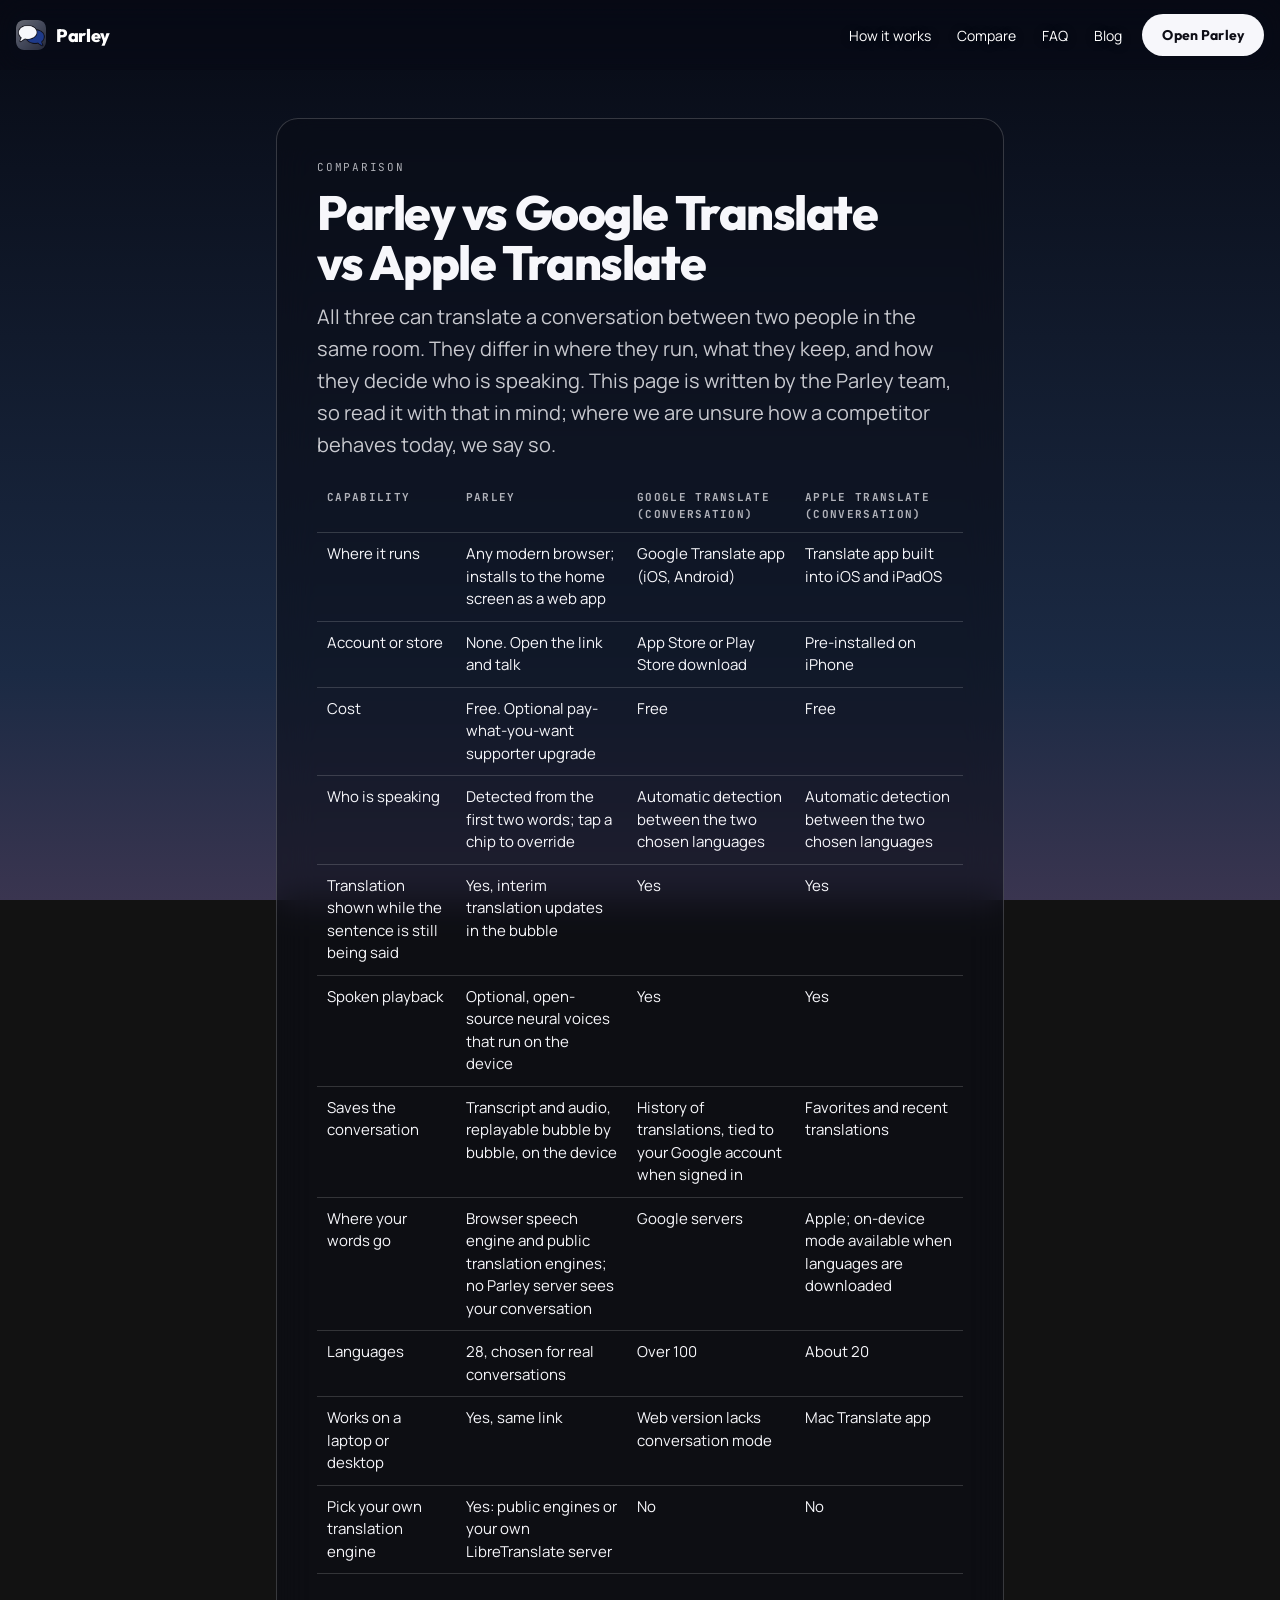
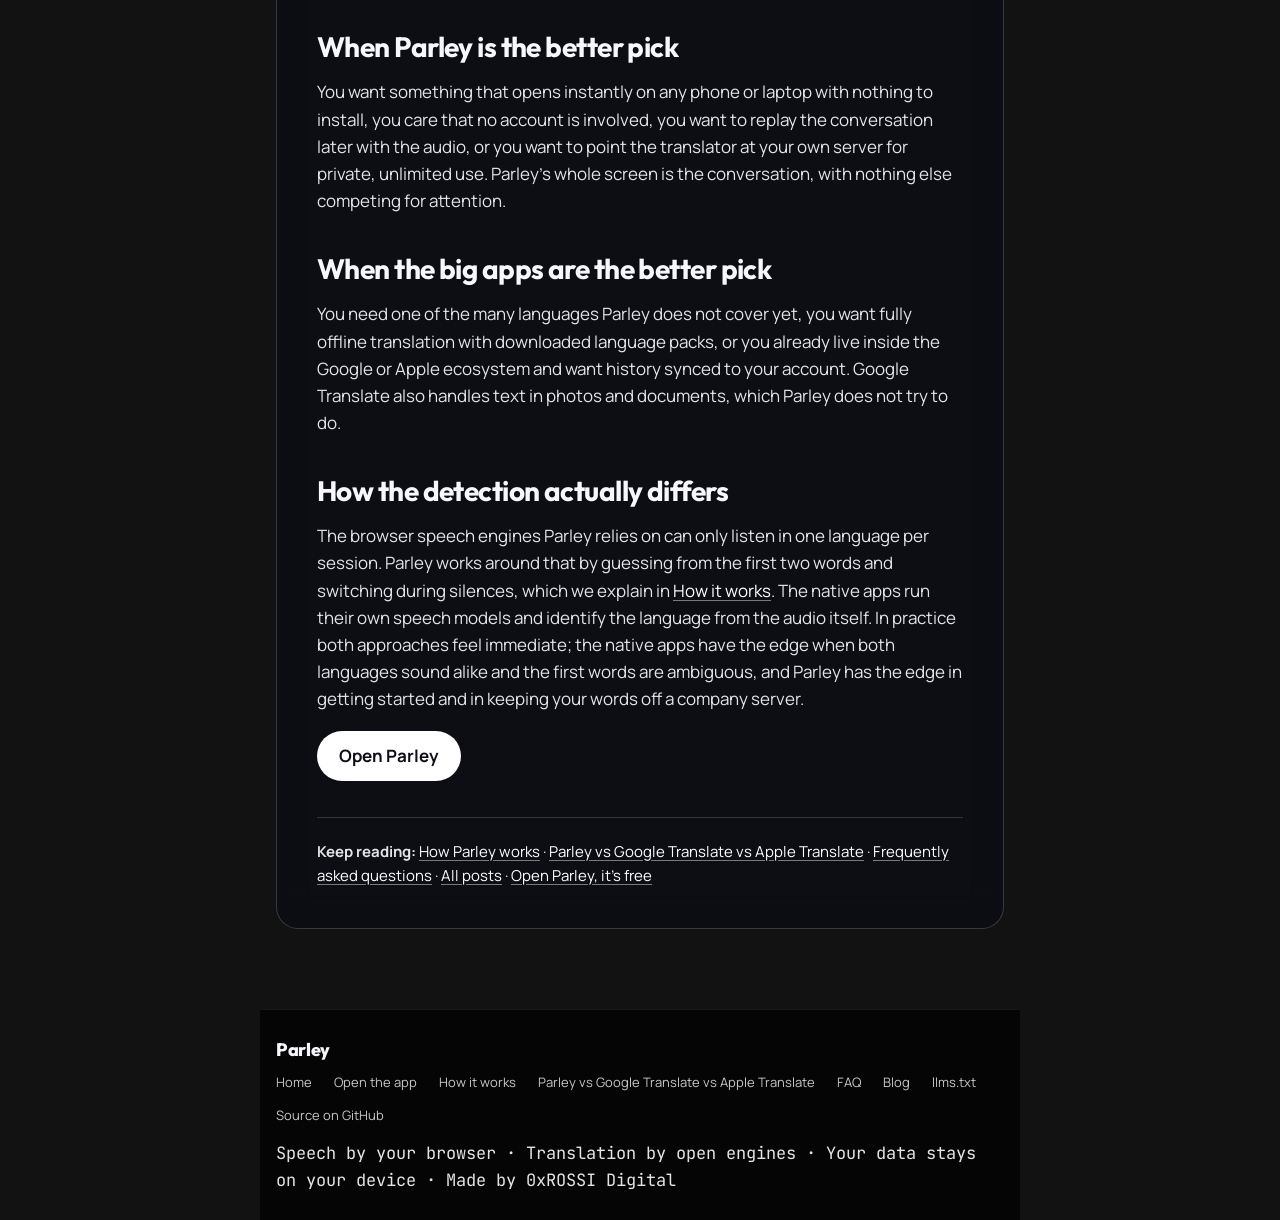
<file: compare.html>
<!doctype html>
<html lang="en" data-palette="night">
<head>
<meta charset="utf-8">
<meta name="viewport" content="width=device-width, initial-scale=1, viewport-fit=cover">
<title>Parley vs Google Translate vs Apple Translate for live in-person conversation</title>
<meta name="description" content="An honest comparison of Parley with Google Translate conversation mode and Apple Translate conversation mode for translating a face-to-face conversation: install, cost, language detection, privacy, playback and history.">
<link rel="canonical" href="https://getparley.vercel.app/compare">
<meta name="theme-color" content="#050505">
<meta property="og:title" content="Parley vs Google Translate vs Apple Translate for live in-person conversation">
<meta property="og:description" content="An honest comparison of Parley with Google Translate conversation mode and Apple Translate conversation mode for translating a face-to-face conversation: install, cost, language detection, privacy, playback and history.">
<meta property="og:type" content="website">
<meta property="og:url" content="https://getparley.vercel.app/compare">
<meta property="og:site_name" content="Parley">
<meta name="twitter:card" content="summary">
<link rel="icon" href="/icon.svg" type="image/svg+xml">
<link rel="icon" type="image/png" sizes="32x32" href="/favicon-32.png">
<link rel="shortcut icon" href="/favicon.ico">
<link rel="apple-touch-icon" href="/apple-touch-icon.png">
<link rel="preconnect" href="https://fonts.googleapis.com">
<link rel="preconnect" href="https://fonts.gstatic.com" crossorigin>
<link rel="stylesheet" href="https://fonts.googleapis.com/css2?family=Outfit:wght@500;600;700;800&family=Manrope:wght@400;500;600;700&family=JetBrains+Mono:wght@400;500&family=Noto+Sans+Thai:wght@400;500;600;700;800&display=swap">
<script>try{var p=JSON.parse(localStorage.getItem("parley.prefs.v1")||"{}").palette;document.documentElement.setAttribute("data-palette",p||"night")}catch(e){}</script>
<link rel="stylesheet" href="/styles.css">
<link rel="stylesheet" href="/landing.css">
<link rel="stylesheet" href="/pages.css">
<script type="application/ld+json">{"@context": "https://schema.org", "@type": "WebPage", "name": "Parley vs Google Translate vs Apple Translate for live in-person conversation", "description": "An honest comparison of Parley with Google Translate conversation mode and Apple Translate conversation mode for translating a face-to-face conversation: install, cost, language detection, privacy, playback and history.", "url": "https://getparley.vercel.app/compare", "isPartOf": {"@type": "WebSite", "name": "Parley", "url": "https://getparley.vercel.app"}, "publisher": {"@type": "Organization", "name": "0xROSSI Digital", "url": "https://getparley.vercel.app"}}</script>
</head>
<body class="landing doc">
<header class="site-head scrolled">
  <a class="brand" href="/"><span class="brand-mark"></span><span>Parley</span></a>
  <nav class="site-nav" aria-label="Site">
    <a href="/how-it-works">How it works</a>
    <a href="/compare">Compare</a>
    <a href="/faq">FAQ</a>
    <a href="/blog/">Blog</a>
  </nav>
  <a class="btn btn-volt head-cta" href="/app">Open Parley</a>
</header>
<main>
<article>
<p class="eyebrow">Comparison</p>
<h1>Parley vs Google Translate vs Apple Translate</h1>
<p class="lede">All three can translate a conversation between two people in the same room. They differ in where they run, what they keep, and how they decide who is speaking. This page is written by the Parley team, so read it with that in mind; where we are unsure how a competitor behaves today, we say so.</p>
<div class="table-wrap"><table>
<tr><th>Capability</th><th>Parley</th><th>Google Translate (Conversation)</th><th>Apple Translate (Conversation)</th></tr>
<tr><td>Where it runs</td><td>Any modern browser; installs to the home screen as a web app</td><td>Google Translate app (iOS, Android)</td><td>Translate app built into iOS and iPadOS</td></tr>
<tr><td>Account or store</td><td>None. Open the link and talk</td><td>App Store or Play Store download</td><td>Pre-installed on iPhone</td></tr>
<tr><td>Cost</td><td>Free. Optional pay-what-you-want supporter upgrade</td><td>Free</td><td>Free</td></tr>
<tr><td>Who is speaking</td><td>Detected from the first two words; tap a chip to override</td><td>Automatic detection between the two chosen languages</td><td>Automatic detection between the two chosen languages</td></tr>
<tr><td>Translation shown while the sentence is still being said</td><td>Yes, interim translation updates in the bubble</td><td>Yes</td><td>Yes</td></tr>
<tr><td>Spoken playback</td><td>Optional, open-source neural voices that run on the device</td><td>Yes</td><td>Yes</td></tr>
<tr><td>Saves the conversation</td><td>Transcript and audio, replayable bubble by bubble, on the device</td><td>History of translations, tied to your Google account when signed in</td><td>Favorites and recent translations</td></tr>
<tr><td>Where your words go</td><td>Browser speech engine and public translation engines; no Parley server sees your conversation</td><td>Google servers</td><td>Apple; on-device mode available when languages are downloaded</td></tr>
<tr><td>Languages</td><td>28, chosen for real conversations</td><td>Over 100</td><td>About 20</td></tr>
<tr><td>Works on a laptop or desktop</td><td>Yes, same link</td><td>Web version lacks conversation mode</td><td>Mac Translate app</td></tr>
<tr><td>Pick your own translation engine</td><td>Yes: public engines or your own LibreTranslate server</td><td>No</td><td>No</td></tr>
</table></div>
<h2>When Parley is the better pick</h2>
<p>You want something that opens instantly on any phone or laptop with nothing to install, you care that no account is involved, you want to replay the conversation later with the audio, or you want to point the translator at your own server for private, unlimited use. Parley's whole screen is the conversation, with nothing else competing for attention.</p>
<h2>When the big apps are the better pick</h2>
<p>You need one of the many languages Parley does not cover yet, you want fully offline translation with downloaded language packs, or you already live inside the Google or Apple ecosystem and want history synced to your account. Google Translate also handles text in photos and documents, which Parley does not try to do.</p>
<h2>How the detection actually differs</h2>
<p>The browser speech engines Parley relies on can only listen in one language per session. Parley works around that by guessing from the first two words and switching during silences, which we explain in <a href="/how-it-works">How it works</a>. The native apps run their own speech models and identify the language from the audio itself. In practice both approaches feel immediate; the native apps have the edge when both languages sound alike and the first words are ambiguous, and Parley has the edge in getting started and in keeping your words off a company server.</p>
<p><a class="cta" href="/app">Open Parley</a></p>
<div class="related"><p><b>Keep reading:</b> <a href="/how-it-works">How Parley works</a> · <a href="/compare">Parley vs Google Translate vs Apple Translate</a> · <a href="/faq">Frequently asked questions</a> · <a href="/blog/">All posts</a> · <a href="/app">Open Parley, it's free</a></p></div></article>
</main>
<footer class="site-foot">
  <div>
    <span class="brand"><span class="brand-mark"></span><span>Parley</span></span>
    <nav aria-label="Pages">
      <a href="/">Home</a><a href="/app">Open the app</a><a href="/how-it-works">How it works</a><a href="/compare">Parley vs Google Translate vs Apple Translate</a><a href="/faq">FAQ</a><a href="/blog/">Blog</a><a href="/llms.txt">llms.txt</a><a href="https://github.com/EliCrossDev/parley">Source on GitHub</a>
    </nav>
    <p class="mono" style="margin-top:14px">Speech by your browser · Translation by open engines · Your data stays on your device · Made by 0xROSSI Digital</p>
  </div>
</footer>
</body>
</html>
</file>
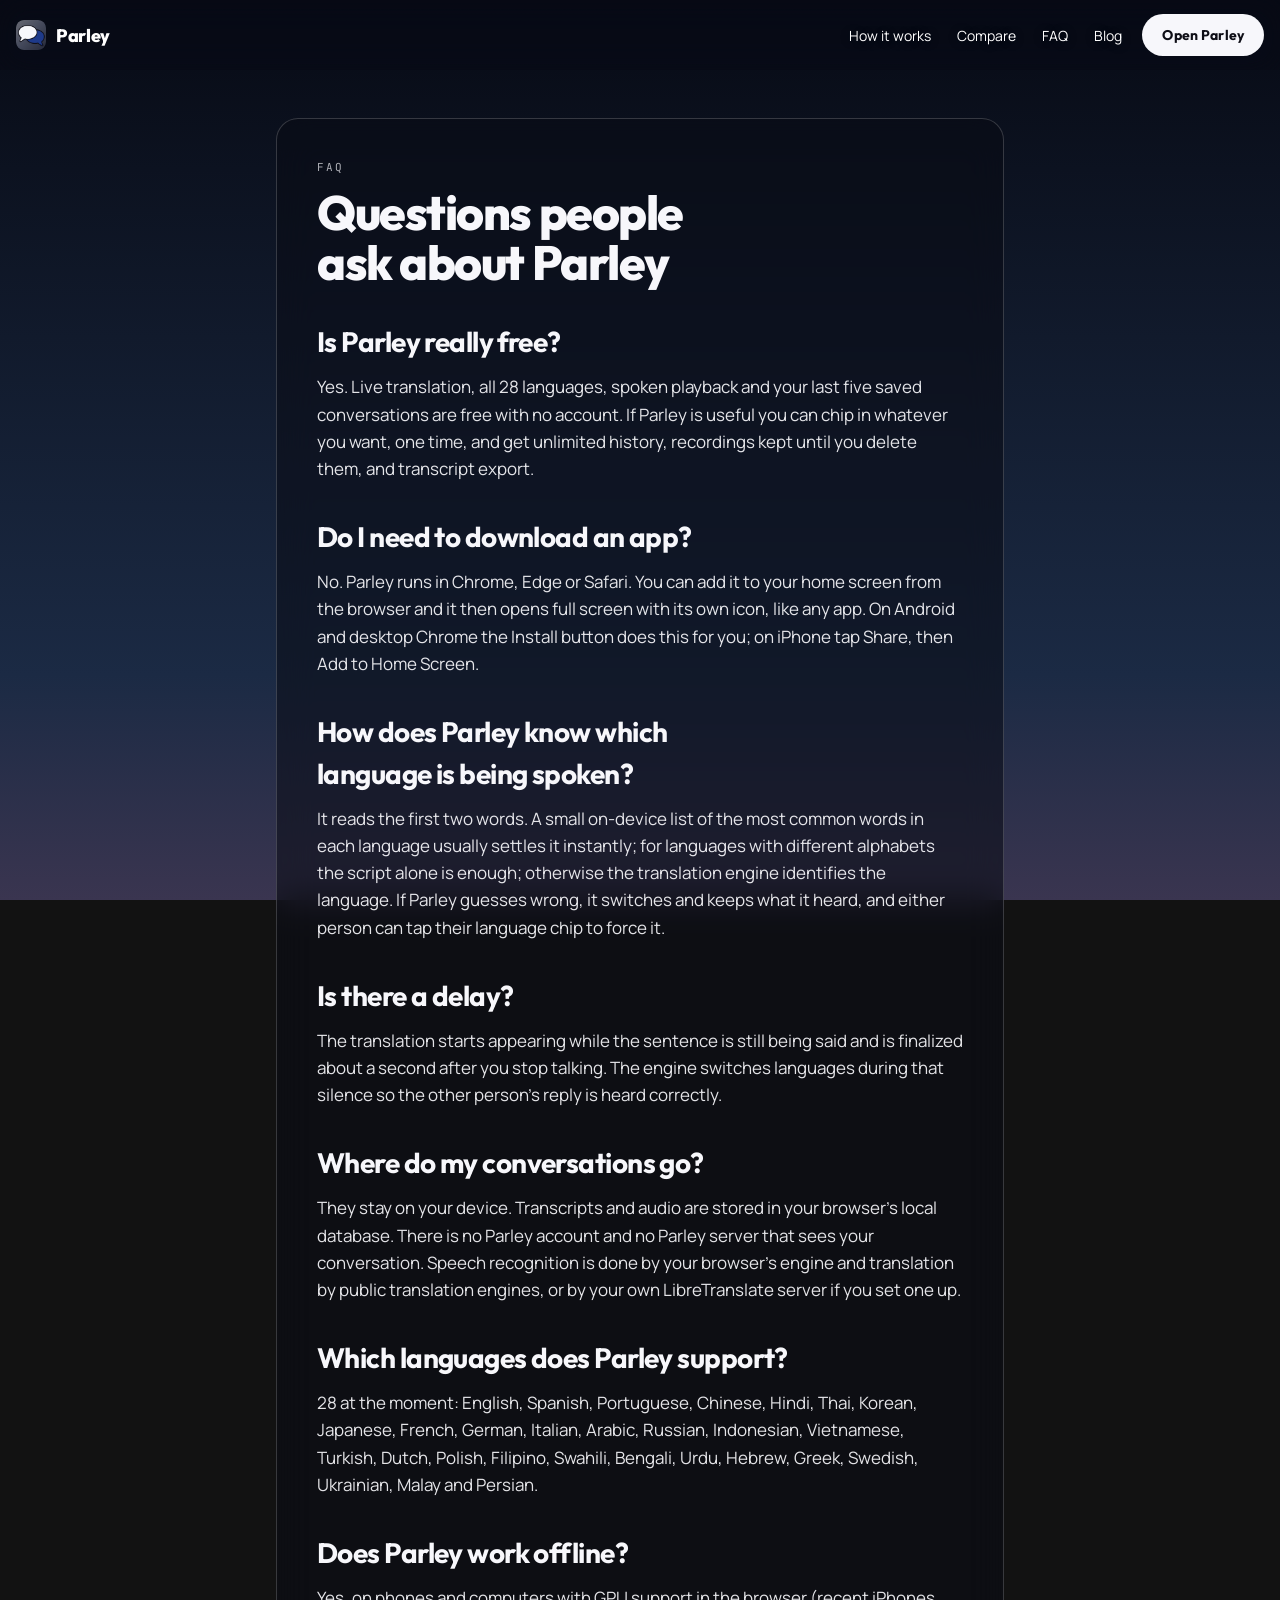
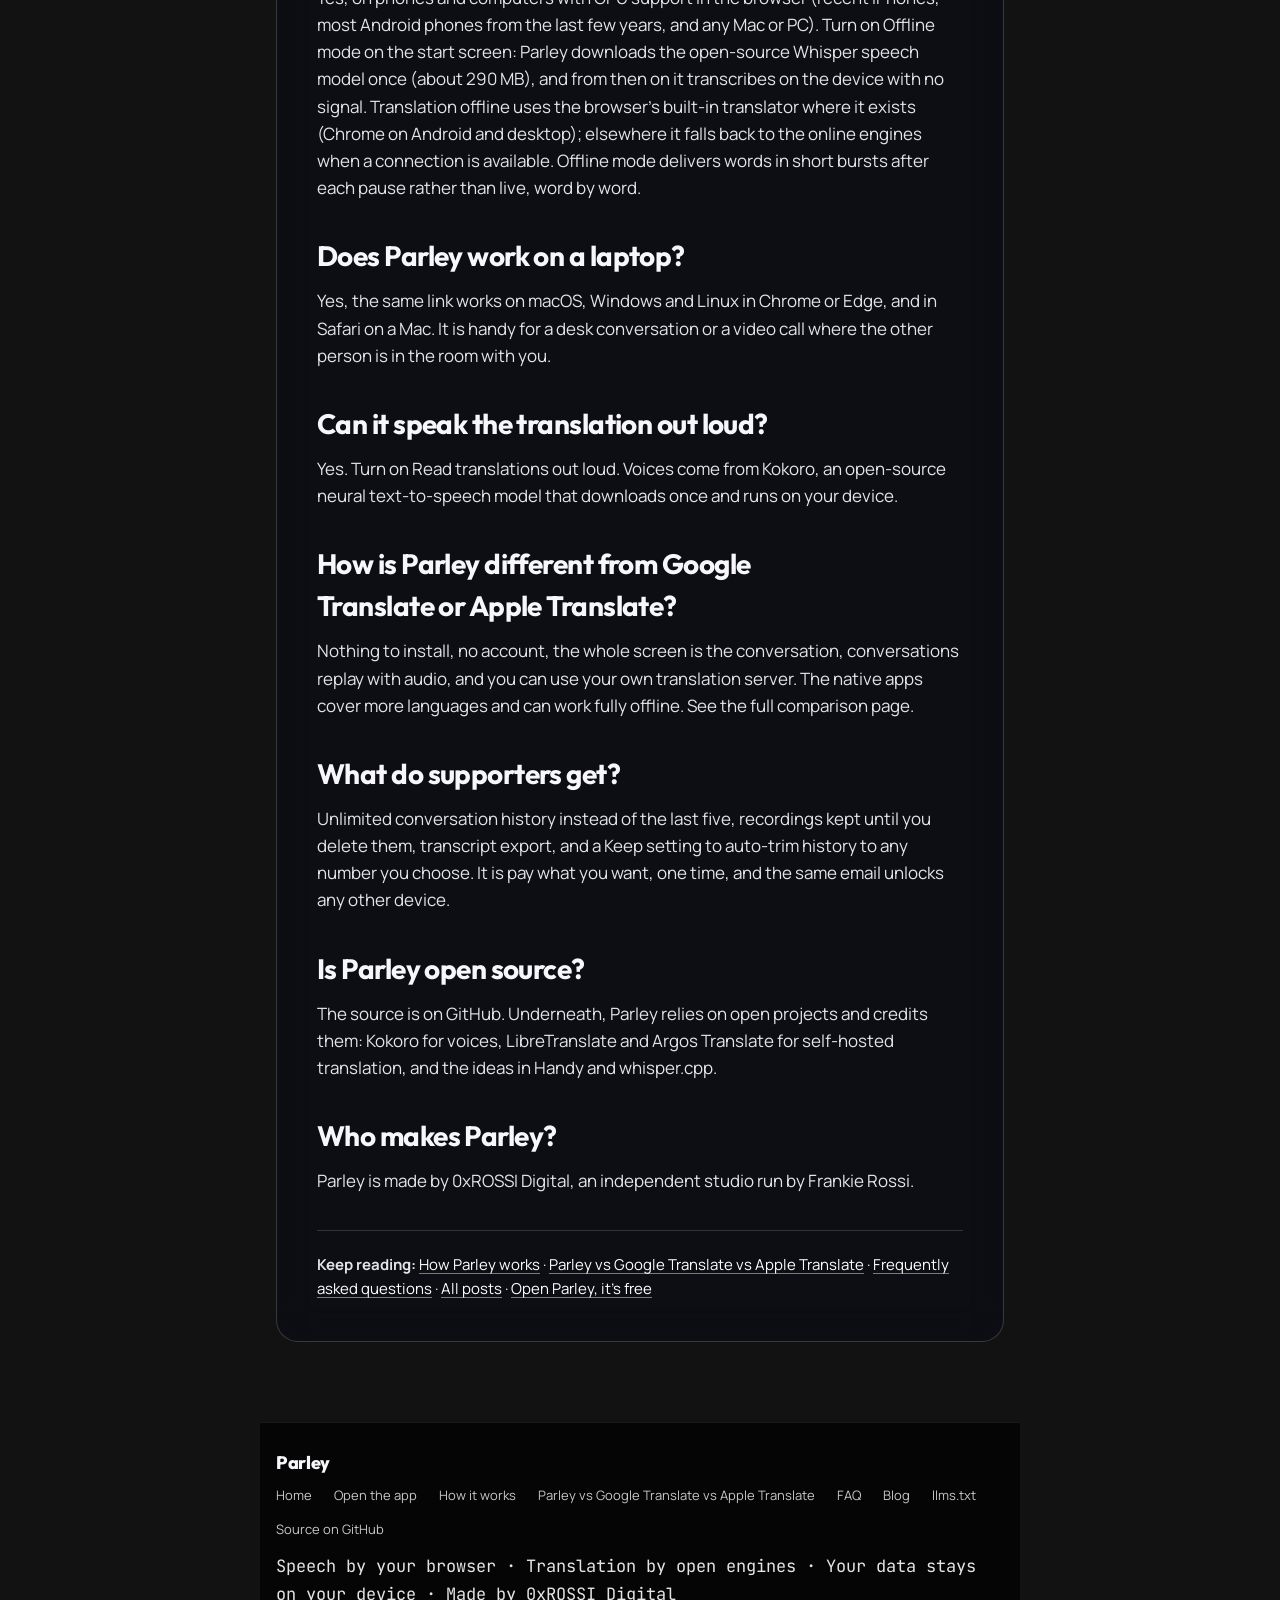
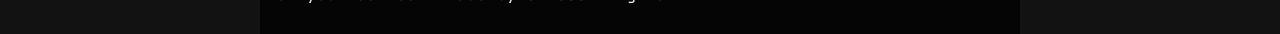
<file: faq.html>
<!doctype html>
<html lang="en" data-palette="night">
<head>
<meta charset="utf-8">
<meta name="viewport" content="width=device-width, initial-scale=1, viewport-fit=cover">
<title>Parley FAQ: free live conversation translator, questions answered</title>
<meta name="description" content="Answers about Parley, the free live translation app for in-person conversations: cost, installing on iPhone and Android, how language detection works, latency, privacy, supported languages and the supporter upgrade.">
<link rel="canonical" href="https://getparley.vercel.app/faq">
<meta name="theme-color" content="#050505">
<meta property="og:title" content="Parley FAQ: free live conversation translator, questions answered">
<meta property="og:description" content="Answers about Parley, the free live translation app for in-person conversations: cost, installing on iPhone and Android, how language detection works, latency, privacy, supported languages and the supporter upgrade.">
<meta property="og:type" content="website">
<meta property="og:url" content="https://getparley.vercel.app/faq">
<meta property="og:site_name" content="Parley">
<meta name="twitter:card" content="summary">
<link rel="icon" href="/icon.svg" type="image/svg+xml">
<link rel="icon" type="image/png" sizes="32x32" href="/favicon-32.png">
<link rel="shortcut icon" href="/favicon.ico">
<link rel="apple-touch-icon" href="/apple-touch-icon.png">
<link rel="preconnect" href="https://fonts.googleapis.com">
<link rel="preconnect" href="https://fonts.gstatic.com" crossorigin>
<link rel="stylesheet" href="https://fonts.googleapis.com/css2?family=Outfit:wght@500;600;700;800&family=Manrope:wght@400;500;600;700&family=JetBrains+Mono:wght@400;500&family=Noto+Sans+Thai:wght@400;500;600;700;800&display=swap">
<script>try{var p=JSON.parse(localStorage.getItem("parley.prefs.v1")||"{}").palette;document.documentElement.setAttribute("data-palette",p||"night")}catch(e){}</script>
<link rel="stylesheet" href="/styles.css">
<link rel="stylesheet" href="/landing.css">
<link rel="stylesheet" href="/pages.css">
<script type="application/ld+json">{"@context": "https://schema.org", "@type": "FAQPage", "mainEntity": [{"@type": "Question", "name": "Is Parley really free?", "acceptedAnswer": {"@type": "Answer", "text": "Yes. Live translation, all 28 languages, spoken playback and your last five saved conversations are free with no account. If Parley is useful you can chip in whatever you want, one time, and get unlimited history, recordings kept until you delete them, and transcript export."}}, {"@type": "Question", "name": "Do I need to download an app?", "acceptedAnswer": {"@type": "Answer", "text": "No. Parley runs in Chrome, Edge or Safari. You can add it to your home screen from the browser and it then opens full screen with its own icon, like any app. On Android and desktop Chrome the Install button does this for you; on iPhone tap Share, then Add to Home Screen."}}, {"@type": "Question", "name": "How does Parley know which language is being spoken?", "acceptedAnswer": {"@type": "Answer", "text": "It reads the first two words. A small on-device list of the most common words in each language usually settles it instantly; for languages with different alphabets the script alone is enough; otherwise the translation engine identifies the language. If Parley guesses wrong, it switches and keeps what it heard, and either person can tap their language chip to force it."}}, {"@type": "Question", "name": "Is there a delay?", "acceptedAnswer": {"@type": "Answer", "text": "The translation starts appearing while the sentence is still being said and is finalized about a second after you stop talking. The engine switches languages during that silence so the other person's reply is heard correctly."}}, {"@type": "Question", "name": "Where do my conversations go?", "acceptedAnswer": {"@type": "Answer", "text": "They stay on your device. Transcripts and audio are stored in your browser's local database. There is no Parley account and no Parley server that sees your conversation. Speech recognition is done by your browser's engine and translation by public translation engines, or by your own LibreTranslate server if you set one up."}}, {"@type": "Question", "name": "Which languages does Parley support?", "acceptedAnswer": {"@type": "Answer", "text": "28 at the moment: English, Spanish, Portuguese, Chinese, Hindi, Thai, Korean, Japanese, French, German, Italian, Arabic, Russian, Indonesian, Vietnamese, Turkish, Dutch, Polish, Filipino, Swahili, Bengali, Urdu, Hebrew, Greek, Swedish, Ukrainian, Malay and Persian."}}, {"@type": "Question", "name": "Does Parley work offline?", "acceptedAnswer": {"@type": "Answer", "text": "Yes, on phones and computers with GPU support in the browser (recent iPhones, most Android phones from the last few years, and any Mac or PC). Turn on Offline mode on the start screen: Parley downloads the open-source Whisper speech model once (about 290 MB), and from then on it transcribes on the device with no signal. Translation offline uses the browser's built-in translator where it exists (Chrome on Android and desktop); elsewhere it falls back to the online engines when a connection is available. Offline mode delivers words in short bursts after each pause rather than live, word by word."}}, {"@type": "Question", "name": "Does Parley work on a laptop?", "acceptedAnswer": {"@type": "Answer", "text": "Yes, the same link works on macOS, Windows and Linux in Chrome or Edge, and in Safari on a Mac. It is handy for a desk conversation or a video call where the other person is in the room with you."}}, {"@type": "Question", "name": "Can it speak the translation out loud?", "acceptedAnswer": {"@type": "Answer", "text": "Yes. Turn on Read translations out loud. Voices come from Kokoro, an open-source neural text-to-speech model that downloads once and runs on your device."}}, {"@type": "Question", "name": "How is Parley different from Google Translate or Apple Translate?", "acceptedAnswer": {"@type": "Answer", "text": "Nothing to install, no account, the whole screen is the conversation, conversations replay with audio, and you can use your own translation server. The native apps cover more languages and can work fully offline. See the full comparison page."}}, {"@type": "Question", "name": "What do supporters get?", "acceptedAnswer": {"@type": "Answer", "text": "Unlimited conversation history instead of the last five, recordings kept until you delete them, transcript export, and a Keep setting to auto-trim history to any number you choose. It is pay what you want, one time, and the same email unlocks any other device."}}, {"@type": "Question", "name": "Is Parley open source?", "acceptedAnswer": {"@type": "Answer", "text": "The source is on GitHub. Underneath, Parley relies on open projects and credits them: Kokoro for voices, LibreTranslate and Argos Translate for self-hosted translation, and the ideas in Handy and whisper.cpp."}}, {"@type": "Question", "name": "Who makes Parley?", "acceptedAnswer": {"@type": "Answer", "text": "Parley is made by 0xROSSI Digital, an independent studio run by Frankie Rossi."}}]}</script>
</head>
<body class="landing doc">
<header class="site-head scrolled">
  <a class="brand" href="/"><span class="brand-mark"></span><span>Parley</span></a>
  <nav class="site-nav" aria-label="Site">
    <a href="/how-it-works">How it works</a>
    <a href="/compare">Compare</a>
    <a href="/faq">FAQ</a>
    <a href="/blog/">Blog</a>
  </nav>
  <a class="btn btn-volt head-cta" href="/app">Open Parley</a>
</header>
<main>
<article><p class="eyebrow">FAQ</p><h1>Questions people ask about Parley</h1>
<h2>Is Parley really free?</h2><p>Yes. Live translation, all 28 languages, spoken playback and your last five saved conversations are free with no account. If Parley is useful you can chip in whatever you want, one time, and get unlimited history, recordings kept until you delete them, and transcript export.</p>
<h2>Do I need to download an app?</h2><p>No. Parley runs in Chrome, Edge or Safari. You can add it to your home screen from the browser and it then opens full screen with its own icon, like any app. On Android and desktop Chrome the Install button does this for you; on iPhone tap Share, then Add to Home Screen.</p>
<h2>How does Parley know which language is being spoken?</h2><p>It reads the first two words. A small on-device list of the most common words in each language usually settles it instantly; for languages with different alphabets the script alone is enough; otherwise the translation engine identifies the language. If Parley guesses wrong, it switches and keeps what it heard, and either person can tap their language chip to force it.</p>
<h2>Is there a delay?</h2><p>The translation starts appearing while the sentence is still being said and is finalized about a second after you stop talking. The engine switches languages during that silence so the other person's reply is heard correctly.</p>
<h2>Where do my conversations go?</h2><p>They stay on your device. Transcripts and audio are stored in your browser's local database. There is no Parley account and no Parley server that sees your conversation. Speech recognition is done by your browser's engine and translation by public translation engines, or by your own LibreTranslate server if you set one up.</p>
<h2>Which languages does Parley support?</h2><p>28 at the moment: English, Spanish, Portuguese, Chinese, Hindi, Thai, Korean, Japanese, French, German, Italian, Arabic, Russian, Indonesian, Vietnamese, Turkish, Dutch, Polish, Filipino, Swahili, Bengali, Urdu, Hebrew, Greek, Swedish, Ukrainian, Malay and Persian.</p>
<h2>Does Parley work offline?</h2><p>Yes, on phones and computers with GPU support in the browser (recent iPhones, most Android phones from the last few years, and any Mac or PC). Turn on Offline mode on the start screen: Parley downloads the open-source Whisper speech model once (about 290 MB), and from then on it transcribes on the device with no signal. Translation offline uses the browser's built-in translator where it exists (Chrome on Android and desktop); elsewhere it falls back to the online engines when a connection is available. Offline mode delivers words in short bursts after each pause rather than live, word by word.</p>
<h2>Does Parley work on a laptop?</h2><p>Yes, the same link works on macOS, Windows and Linux in Chrome or Edge, and in Safari on a Mac. It is handy for a desk conversation or a video call where the other person is in the room with you.</p>
<h2>Can it speak the translation out loud?</h2><p>Yes. Turn on Read translations out loud. Voices come from Kokoro, an open-source neural text-to-speech model that downloads once and runs on your device.</p>
<h2>How is Parley different from Google Translate or Apple Translate?</h2><p>Nothing to install, no account, the whole screen is the conversation, conversations replay with audio, and you can use your own translation server. The native apps cover more languages and can work fully offline. See the full comparison page.</p>
<h2 id="supporter">What do supporters get?</h2><p>Unlimited conversation history instead of the last five, recordings kept until you delete them, transcript export, and a Keep setting to auto-trim history to any number you choose. It is pay what you want, one time, and the same email unlocks any other device.</p>
<h2>Is Parley open source?</h2><p>The source is on GitHub. Underneath, Parley relies on open projects and credits them: Kokoro for voices, LibreTranslate and Argos Translate for self-hosted translation, and the ideas in Handy and whisper.cpp.</p>
<h2>Who makes Parley?</h2><p>Parley is made by 0xROSSI Digital, an independent studio run by Frankie Rossi.</p>
<div class="related"><p><b>Keep reading:</b> <a href="/how-it-works">How Parley works</a> · <a href="/compare">Parley vs Google Translate vs Apple Translate</a> · <a href="/faq">Frequently asked questions</a> · <a href="/blog/">All posts</a> · <a href="/app">Open Parley, it's free</a></p></div></article>
</main>
<footer class="site-foot">
  <div>
    <span class="brand"><span class="brand-mark"></span><span>Parley</span></span>
    <nav aria-label="Pages">
      <a href="/">Home</a><a href="/app">Open the app</a><a href="/how-it-works">How it works</a><a href="/compare">Parley vs Google Translate vs Apple Translate</a><a href="/faq">FAQ</a><a href="/blog/">Blog</a><a href="/llms.txt">llms.txt</a><a href="https://github.com/EliCrossDev/parley">Source on GitHub</a>
    </nav>
    <p class="mono" style="margin-top:14px">Speech by your browser · Translation by open engines · Your data stays on your device · Made by 0xROSSI Digital</p>
  </div>
</footer>
</body>
</html>
</file>
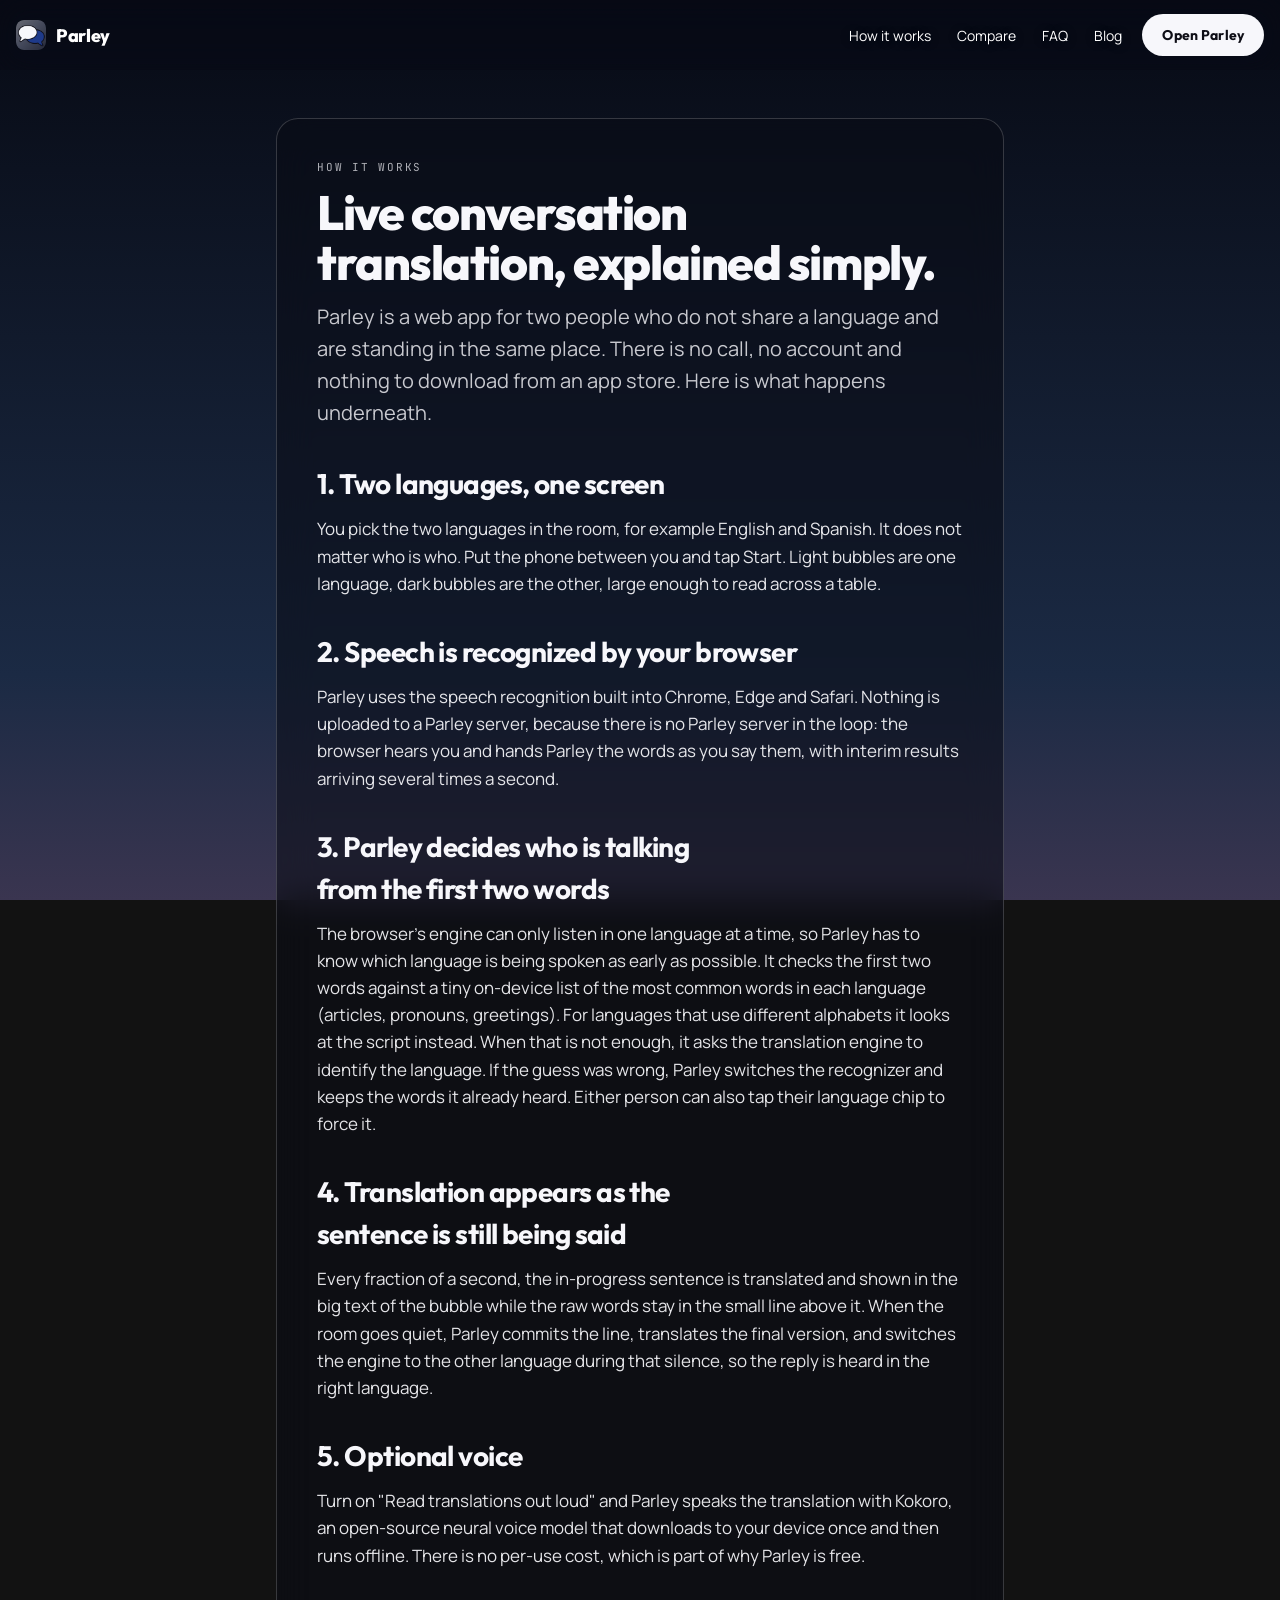
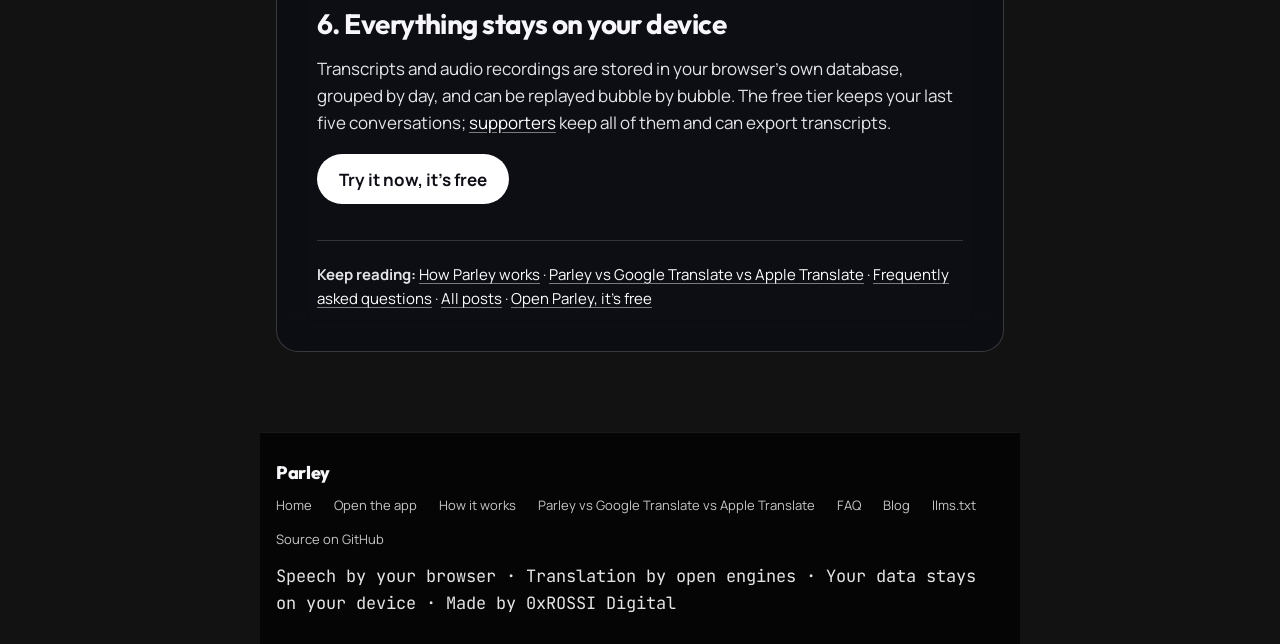
<file: how-it-works.html>
<!doctype html>
<html lang="en" data-palette="night">
<head>
<meta charset="utf-8">
<meta name="viewport" content="width=device-width, initial-scale=1, viewport-fit=cover">
<title>How Parley works: live conversation translation in the browser</title>
<meta name="description" content="How Parley translates an in-person conversation live: speech recognition in the browser, detection of which language is being spoken from the first two words, translation as the words land, and spoken playback with open-source voices.">
<link rel="canonical" href="https://getparley.vercel.app/how-it-works">
<meta name="theme-color" content="#050505">
<meta property="og:title" content="How Parley works: live conversation translation in the browser">
<meta property="og:description" content="How Parley translates an in-person conversation live: speech recognition in the browser, detection of which language is being spoken from the first two words, translation as the words land, and spoken playback with open-source voices.">
<meta property="og:type" content="website">
<meta property="og:url" content="https://getparley.vercel.app/how-it-works">
<meta property="og:site_name" content="Parley">
<meta name="twitter:card" content="summary">
<link rel="icon" href="/icon.svg" type="image/svg+xml">
<link rel="icon" type="image/png" sizes="32x32" href="/favicon-32.png">
<link rel="shortcut icon" href="/favicon.ico">
<link rel="apple-touch-icon" href="/apple-touch-icon.png">
<link rel="preconnect" href="https://fonts.googleapis.com">
<link rel="preconnect" href="https://fonts.gstatic.com" crossorigin>
<link rel="stylesheet" href="https://fonts.googleapis.com/css2?family=Outfit:wght@500;600;700;800&family=Manrope:wght@400;500;600;700&family=JetBrains+Mono:wght@400;500&family=Noto+Sans+Thai:wght@400;500;600;700;800&display=swap">
<script>try{var p=JSON.parse(localStorage.getItem("parley.prefs.v1")||"{}").palette;document.documentElement.setAttribute("data-palette",p||"night")}catch(e){}</script>
<link rel="stylesheet" href="/styles.css">
<link rel="stylesheet" href="/landing.css">
<link rel="stylesheet" href="/pages.css">
<script type="application/ld+json">{"@context": "https://schema.org", "@type": "WebPage", "name": "How Parley works: live conversation translation in the browser", "description": "How Parley translates an in-person conversation live: speech recognition in the browser, detection of which language is being spoken from the first two words, translation as the words land, and spoken playback with open-source voices.", "url": "https://getparley.vercel.app/how-it-works", "isPartOf": {"@type": "WebSite", "name": "Parley", "url": "https://getparley.vercel.app"}, "publisher": {"@type": "Organization", "name": "0xROSSI Digital", "url": "https://getparley.vercel.app"}}</script>
</head>
<body class="landing doc">
<header class="site-head scrolled">
  <a class="brand" href="/"><span class="brand-mark"></span><span>Parley</span></a>
  <nav class="site-nav" aria-label="Site">
    <a href="/how-it-works">How it works</a>
    <a href="/compare">Compare</a>
    <a href="/faq">FAQ</a>
    <a href="/blog/">Blog</a>
  </nav>
  <a class="btn btn-volt head-cta" href="/app">Open Parley</a>
</header>
<main>
<article>
<p class="eyebrow">How it works</p>
<h1>Live conversation translation, explained simply.</h1>
<p class="lede">Parley is a web app for two people who do not share a language and are standing in the same place. There is no call, no account and nothing to download from an app store. Here is what happens underneath.</p>
<h2>1. Two languages, one screen</h2>
<p>You pick the two languages in the room, for example English and Spanish. It does not matter who is who. Put the phone between you and tap Start. Light bubbles are one language, dark bubbles are the other, large enough to read across a table.</p>
<h2>2. Speech is recognized by your browser</h2>
<p>Parley uses the speech recognition built into Chrome, Edge and Safari. Nothing is uploaded to a Parley server, because there is no Parley server in the loop: the browser hears you and hands Parley the words as you say them, with interim results arriving several times a second.</p>
<h2>3. Parley decides who is talking from the first two words</h2>
<p>The browser's engine can only listen in one language at a time, so Parley has to know which language is being spoken as early as possible. It checks the first two words against a tiny on-device list of the most common words in each language (articles, pronouns, greetings). For languages that use different alphabets it looks at the script instead. When that is not enough, it asks the translation engine to identify the language. If the guess was wrong, Parley switches the recognizer and keeps the words it already heard. Either person can also tap their language chip to force it.</p>
<h2>4. Translation appears as the sentence is still being said</h2>
<p>Every fraction of a second, the in-progress sentence is translated and shown in the big text of the bubble while the raw words stay in the small line above it. When the room goes quiet, Parley commits the line, translates the final version, and switches the engine to the other language during that silence, so the reply is heard in the right language.</p>
<h2>5. Optional voice</h2>
<p>Turn on "Read translations out loud" and Parley speaks the translation with Kokoro, an open-source neural voice model that downloads to your device once and then runs offline. There is no per-use cost, which is part of why Parley is free.</p>
<h2>6. Everything stays on your device</h2>
<p>Transcripts and audio recordings are stored in your browser's own database, grouped by day, and can be replayed bubble by bubble. The free tier keeps your last five conversations; <a href="/faq#supporter">supporters</a> keep all of them and can export transcripts.</p>
<p><a class="cta" href="/app">Try it now, it's free</a></p>
<div class="related"><p><b>Keep reading:</b> <a href="/how-it-works">How Parley works</a> · <a href="/compare">Parley vs Google Translate vs Apple Translate</a> · <a href="/faq">Frequently asked questions</a> · <a href="/blog/">All posts</a> · <a href="/app">Open Parley, it's free</a></p></div></article>
</main>
<footer class="site-foot">
  <div>
    <span class="brand"><span class="brand-mark"></span><span>Parley</span></span>
    <nav aria-label="Pages">
      <a href="/">Home</a><a href="/app">Open the app</a><a href="/how-it-works">How it works</a><a href="/compare">Parley vs Google Translate vs Apple Translate</a><a href="/faq">FAQ</a><a href="/blog/">Blog</a><a href="/llms.txt">llms.txt</a><a href="https://github.com/EliCrossDev/parley">Source on GitHub</a>
    </nav>
    <p class="mono" style="margin-top:14px">Speech by your browser · Translation by open engines · Your data stays on your device · Made by 0xROSSI Digital</p>
  </div>
</footer>
</body>
</html>
</file>
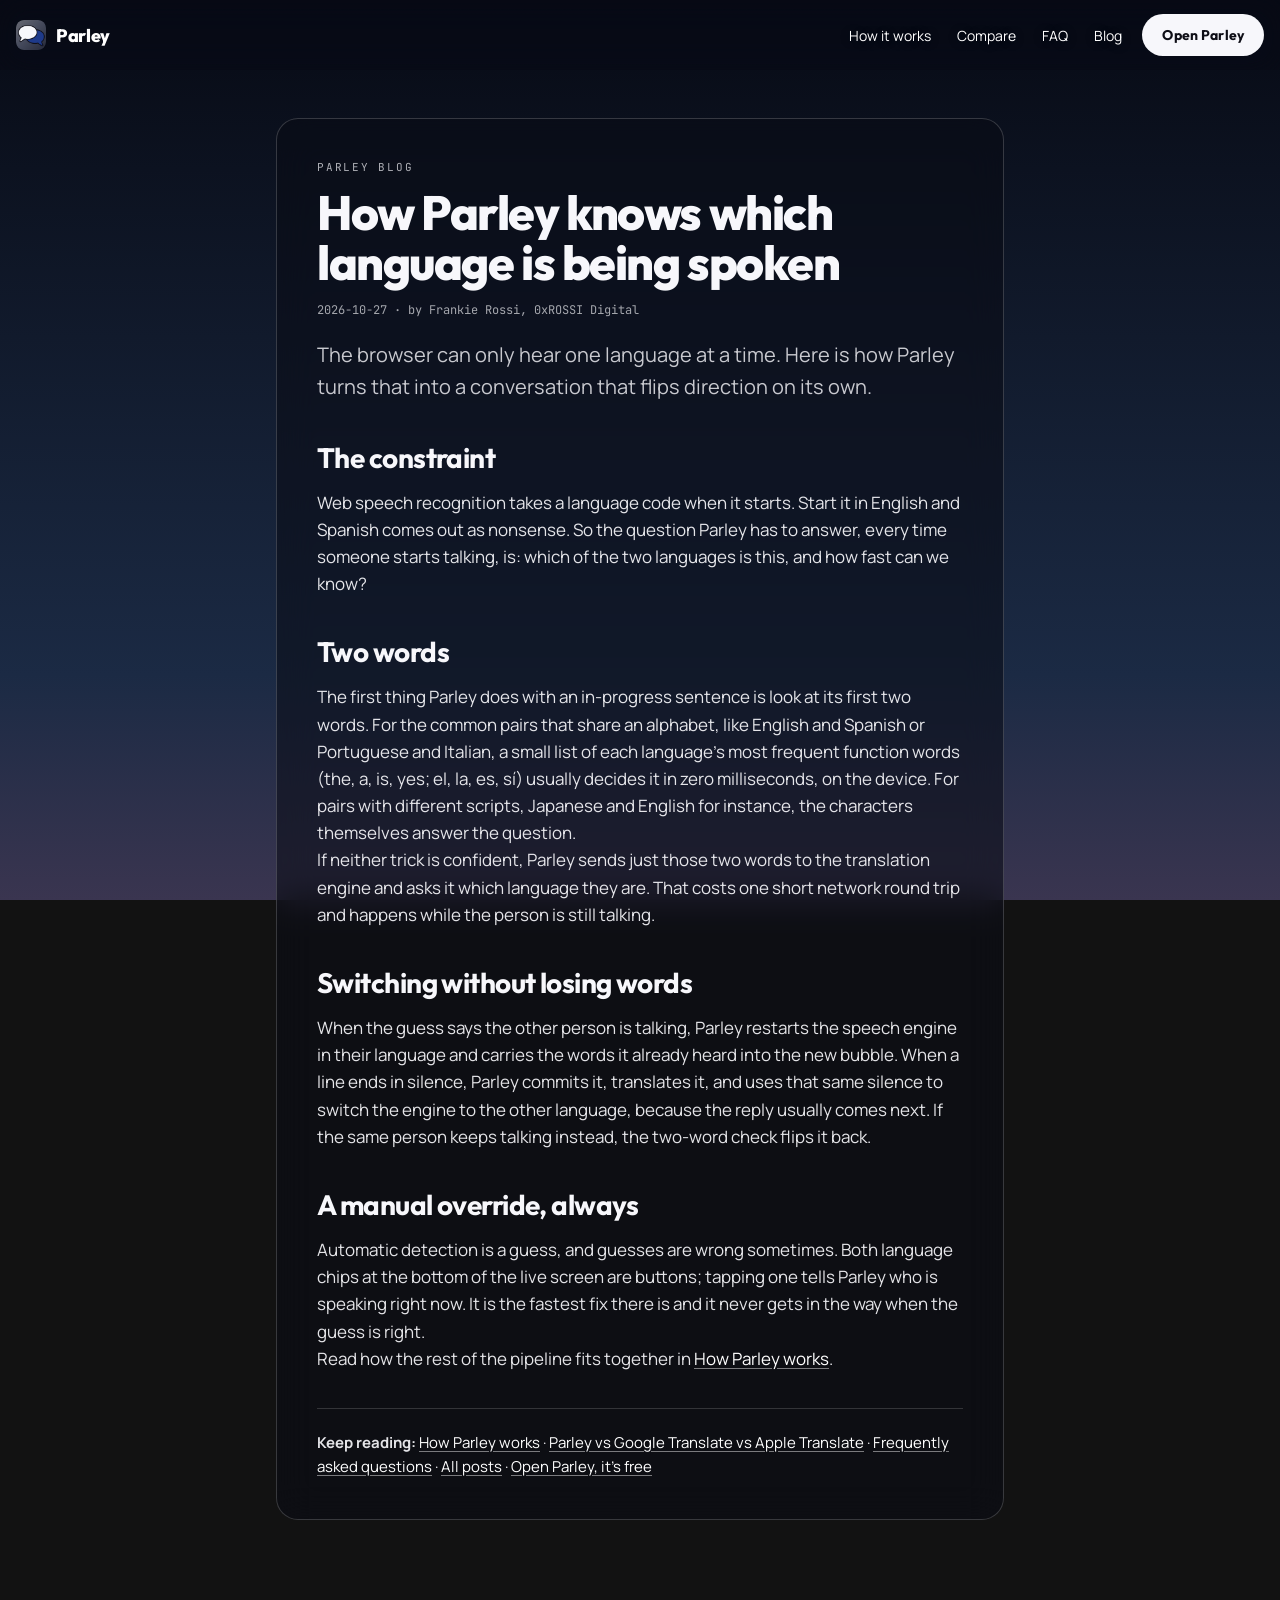
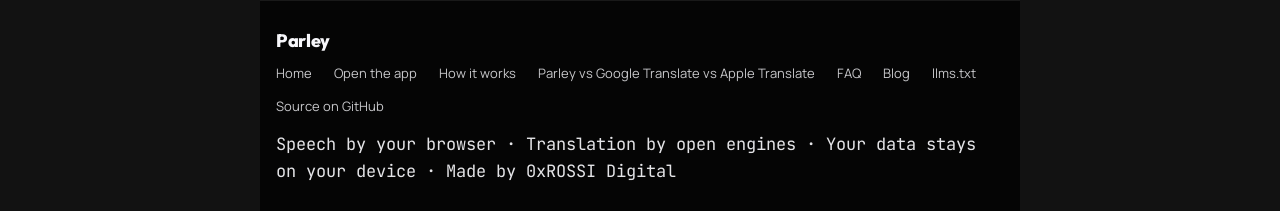
<file: blog/how-parley-knows-which-language-is-being-spoken.html>
<!doctype html>
<html lang="en" data-palette="night">
<head>
<meta charset="utf-8">
<meta name="viewport" content="width=device-width, initial-scale=1, viewport-fit=cover">
<title>How Parley knows which language is being spoken · Parley blog</title>
<meta name="description" content="A look inside Parley's two-word language detection: on-device word lists, script detection, a translator fallback, and switching the speech engine only during silence.">
<link rel="canonical" href="https://getparley.vercel.app/blog/how-parley-knows-which-language-is-being-spoken">
<meta name="theme-color" content="#050505">
<meta property="og:title" content="How Parley knows which language is being spoken · Parley blog">
<meta property="og:description" content="A look inside Parley's two-word language detection: on-device word lists, script detection, a translator fallback, and switching the speech engine only during silence.">
<meta property="og:type" content="article">
<meta property="og:url" content="https://getparley.vercel.app/blog/how-parley-knows-which-language-is-being-spoken">
<meta property="og:site_name" content="Parley">
<meta name="twitter:card" content="summary">
<link rel="icon" href="/icon.svg" type="image/svg+xml">
<link rel="icon" type="image/png" sizes="32x32" href="/favicon-32.png">
<link rel="shortcut icon" href="/favicon.ico">
<link rel="apple-touch-icon" href="/apple-touch-icon.png">
<link rel="preconnect" href="https://fonts.googleapis.com">
<link rel="preconnect" href="https://fonts.gstatic.com" crossorigin>
<link rel="stylesheet" href="https://fonts.googleapis.com/css2?family=Outfit:wght@500;600;700;800&family=Manrope:wght@400;500;600;700&family=JetBrains+Mono:wght@400;500&display=swap">
<script>try{var p=JSON.parse(localStorage.getItem("parley.prefs.v1")||"{}").palette;document.documentElement.setAttribute("data-palette",p||"night")}catch(e){}</script>
<link rel="stylesheet" href="/styles.css">
<link rel="stylesheet" href="/landing.css">
<link rel="stylesheet" href="/pages.css">
<script type="application/ld+json">{"@context": "https://schema.org", "@type": "BlogPosting", "headline": "How Parley knows which language is being spoken", "description": "A look inside Parley's two-word language detection: on-device word lists, script detection, a translator fallback, and switching the speech engine only during silence.", "datePublished": "2026-10-27", "dateModified": "2026-10-27", "url": "https://getparley.vercel.app/blog/how-parley-knows-which-language-is-being-spoken", "author": {"@type": "Person", "name": "Frankie Rossi", "url": "https://getparley.vercel.app"}, "publisher": {"@type": "Organization", "name": "0xROSSI Digital", "url": "https://getparley.vercel.app"}, "mainEntityOfPage": "https://getparley.vercel.app/blog/how-parley-knows-which-language-is-being-spoken", "about": {"@type": "SoftwareApplication", "name": "Parley", "url": "https://getparley.vercel.app"}}</script>
</head>
<body class="landing doc">
<header class="site-head scrolled">
  <a class="brand" href="/"><span class="brand-mark"></span><span>Parley</span></a>
  <nav class="site-nav" aria-label="Site">
    <a href="/how-it-works">How it works</a>
    <a href="/compare">Compare</a>
    <a href="/faq">FAQ</a>
    <a href="/blog/">Blog</a>
  </nav>
  <a class="btn btn-volt head-cta" href="/app">Open Parley</a>
</header>
<main>
<article><p class="eyebrow">Parley blog</p><h1>How Parley knows which language is being spoken</h1><p class="meta">2026-10-27 · by Frankie Rossi, 0xROSSI Digital</p><p class="lede">The browser can only hear one language at a time. Here is how Parley turns that into a conversation that flips direction on its own.</p>
<h2>The constraint</h2>
<p>Web speech recognition takes a language code when it starts. Start it in English and Spanish comes out as nonsense. So the question Parley has to answer, every time someone starts talking, is: which of the two languages is this, and how fast can we know?</p>
<h2>Two words</h2>
<p>The first thing Parley does with an in-progress sentence is look at its first two words. For the common pairs that share an alphabet, like English and Spanish or Portuguese and Italian, a small list of each language's most frequent function words (the, a, is, yes; el, la, es, sí) usually decides it in zero milliseconds, on the device. For pairs with different scripts, Japanese and English for instance, the characters themselves answer the question.</p>
<p>If neither trick is confident, Parley sends just those two words to the translation engine and asks it which language they are. That costs one short network round trip and happens while the person is still talking.</p>
<h2>Switching without losing words</h2>
<p>When the guess says the other person is talking, Parley restarts the speech engine in their language and carries the words it already heard into the new bubble. When a line ends in silence, Parley commits it, translates it, and uses that same silence to switch the engine to the other language, because the reply usually comes next. If the same person keeps talking instead, the two-word check flips it back.</p>
<h2>A manual override, always</h2>
<p>Automatic detection is a guess, and guesses are wrong sometimes. Both language chips at the bottom of the live screen are buttons; tapping one tells Parley who is speaking right now. It is the fastest fix there is and it never gets in the way when the guess is right.</p>
<p>Read how the rest of the pipeline fits together in <a href="/how-it-works">How Parley works</a>.</p><div class="related"><p><b>Keep reading:</b> <a href="/how-it-works">How Parley works</a> · <a href="/compare">Parley vs Google Translate vs Apple Translate</a> · <a href="/faq">Frequently asked questions</a> · <a href="/blog/">All posts</a> · <a href="/app">Open Parley, it's free</a></p></div></article>
</main>
<footer class="site-foot">
  <div>
    <span class="brand"><span class="brand-mark"></span><span>Parley</span></span>
    <nav aria-label="Pages">
      <a href="/">Home</a><a href="/app">Open the app</a><a href="/how-it-works">How it works</a><a href="/compare">Parley vs Google Translate vs Apple Translate</a><a href="/faq">FAQ</a><a href="/blog/">Blog</a><a href="/llms.txt">llms.txt</a><a href="https://github.com/EliCrossDev/parley">Source on GitHub</a>
    </nav>
    <p class="mono" style="margin-top:14px">Speech by your browser · Translation by open engines · Your data stays on your device · Made by 0xROSSI Digital</p>
  </div>
</footer>
</body>
</html>
</file>
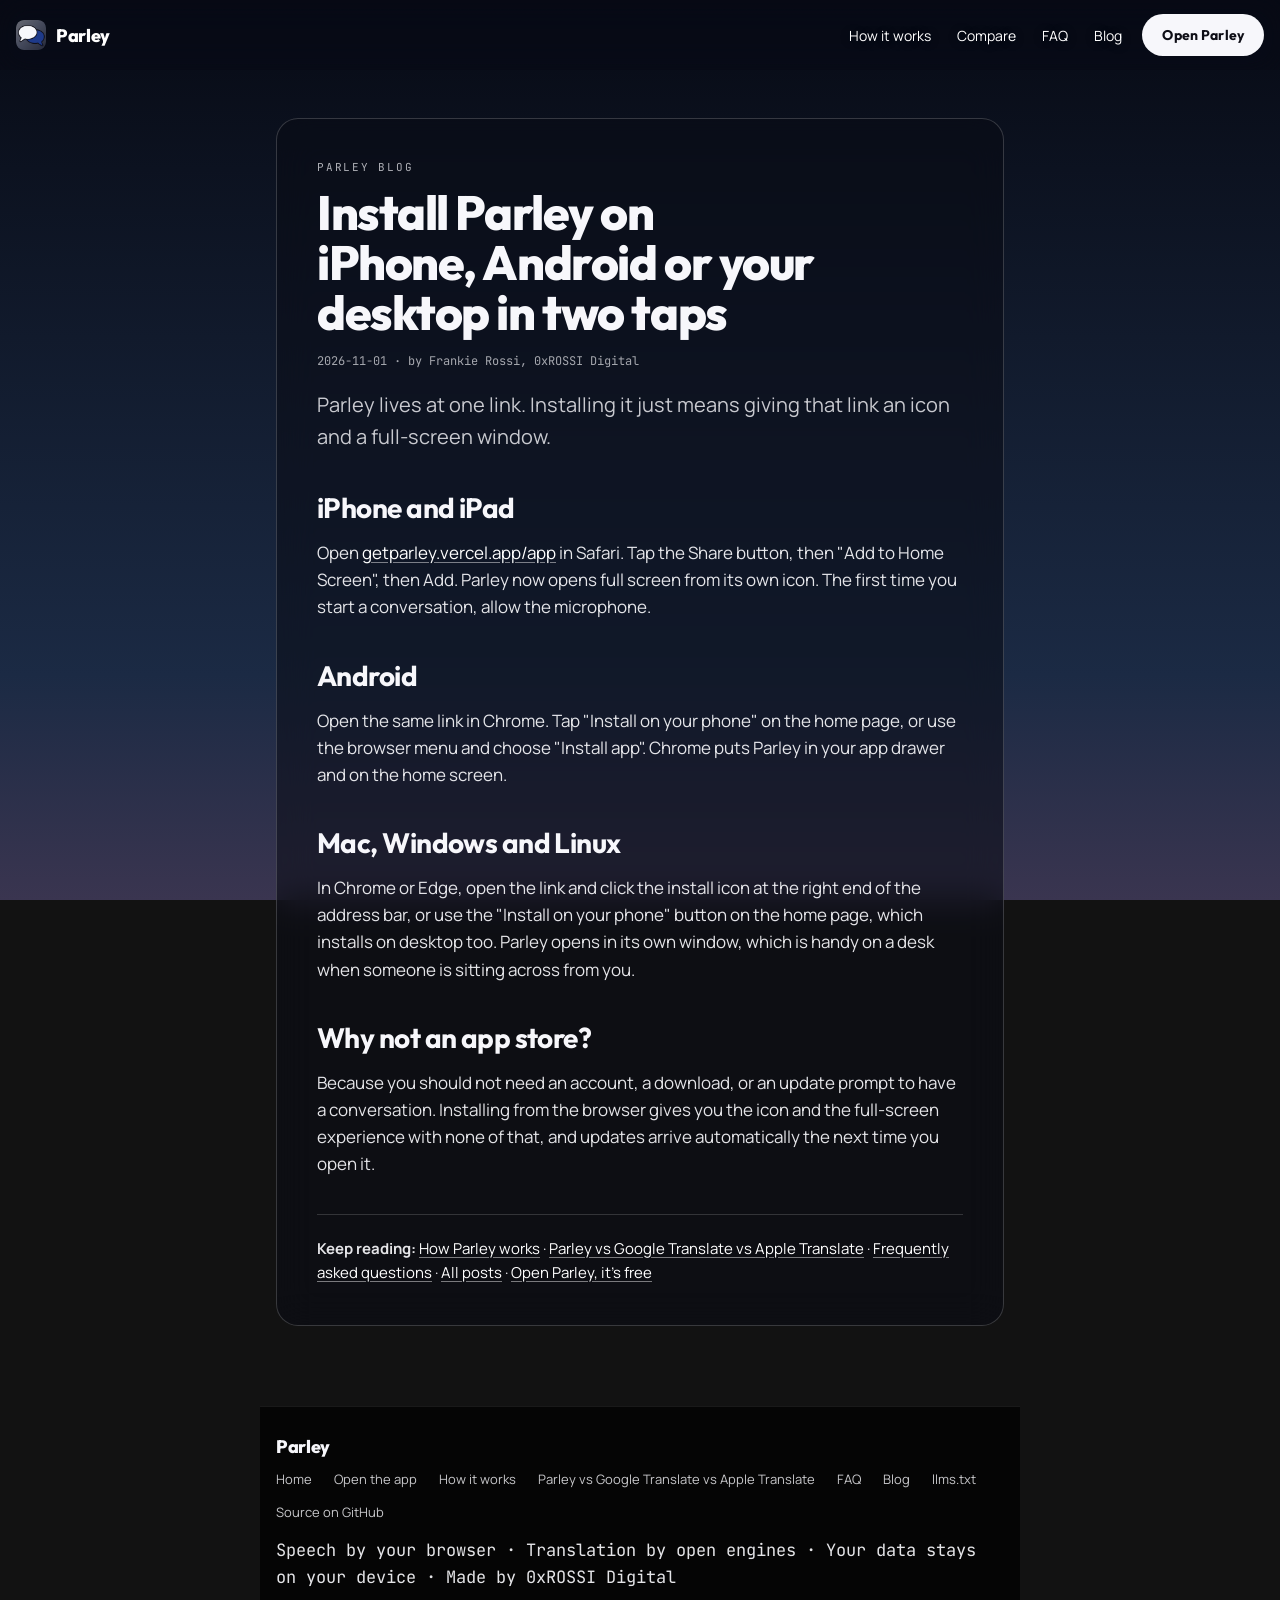
<file: blog/install-parley-iphone-android-desktop.html>
<!doctype html>
<html lang="en" data-palette="night">
<head>
<meta charset="utf-8">
<meta name="viewport" content="width=device-width, initial-scale=1, viewport-fit=cover">
<title>Install Parley on iPhone, Android or your desktop in two taps · Parley blog</title>
<meta name="description" content="Parley is an installable web app. Here is how to put it on your home screen on iPhone and Android, and on your desktop in Chrome or Edge, with no app store involved.">
<link rel="canonical" href="https://getparley.vercel.app/blog/install-parley-iphone-android-desktop">
<meta name="theme-color" content="#050505">
<meta property="og:title" content="Install Parley on iPhone, Android or your desktop in two taps · Parley blog">
<meta property="og:description" content="Parley is an installable web app. Here is how to put it on your home screen on iPhone and Android, and on your desktop in Chrome or Edge, with no app store involved.">
<meta property="og:type" content="article">
<meta property="og:url" content="https://getparley.vercel.app/blog/install-parley-iphone-android-desktop">
<meta property="og:site_name" content="Parley">
<meta name="twitter:card" content="summary">
<link rel="icon" href="/icon.svg" type="image/svg+xml">
<link rel="icon" type="image/png" sizes="32x32" href="/favicon-32.png">
<link rel="shortcut icon" href="/favicon.ico">
<link rel="apple-touch-icon" href="/apple-touch-icon.png">
<link rel="preconnect" href="https://fonts.googleapis.com">
<link rel="preconnect" href="https://fonts.gstatic.com" crossorigin>
<link rel="stylesheet" href="https://fonts.googleapis.com/css2?family=Outfit:wght@500;600;700;800&family=Manrope:wght@400;500;600;700&family=JetBrains+Mono:wght@400;500&display=swap">
<script>try{var p=JSON.parse(localStorage.getItem("parley.prefs.v1")||"{}").palette;document.documentElement.setAttribute("data-palette",p||"night")}catch(e){}</script>
<link rel="stylesheet" href="/styles.css">
<link rel="stylesheet" href="/landing.css">
<link rel="stylesheet" href="/pages.css">
<script type="application/ld+json">{"@context": "https://schema.org", "@type": "BlogPosting", "headline": "Install Parley on iPhone, Android or your desktop in two taps", "description": "Parley is an installable web app. Here is how to put it on your home screen on iPhone and Android, and on your desktop in Chrome or Edge, with no app store involved.", "datePublished": "2026-11-01", "dateModified": "2026-11-01", "url": "https://getparley.vercel.app/blog/install-parley-iphone-android-desktop", "author": {"@type": "Person", "name": "Frankie Rossi", "url": "https://getparley.vercel.app"}, "publisher": {"@type": "Organization", "name": "0xROSSI Digital", "url": "https://getparley.vercel.app"}, "mainEntityOfPage": "https://getparley.vercel.app/blog/install-parley-iphone-android-desktop", "about": {"@type": "SoftwareApplication", "name": "Parley", "url": "https://getparley.vercel.app"}}</script>
</head>
<body class="landing doc">
<header class="site-head scrolled">
  <a class="brand" href="/"><span class="brand-mark"></span><span>Parley</span></a>
  <nav class="site-nav" aria-label="Site">
    <a href="/how-it-works">How it works</a>
    <a href="/compare">Compare</a>
    <a href="/faq">FAQ</a>
    <a href="/blog/">Blog</a>
  </nav>
  <a class="btn btn-volt head-cta" href="/app">Open Parley</a>
</header>
<main>
<article><p class="eyebrow">Parley blog</p><h1>Install Parley on iPhone, Android or your desktop in two taps</h1><p class="meta">2026-11-01 · by Frankie Rossi, 0xROSSI Digital</p><p class="lede">Parley lives at one link. Installing it just means giving that link an icon and a full-screen window.</p>
<h2>iPhone and iPad</h2>
<p>Open <a href="/app">getparley.vercel.app/app</a> in Safari. Tap the Share button, then "Add to Home Screen", then Add. Parley now opens full screen from its own icon. The first time you start a conversation, allow the microphone.</p>
<h2>Android</h2>
<p>Open the same link in Chrome. Tap "Install on your phone" on the home page, or use the browser menu and choose "Install app". Chrome puts Parley in your app drawer and on the home screen.</p>
<h2>Mac, Windows and Linux</h2>
<p>In Chrome or Edge, open the link and click the install icon at the right end of the address bar, or use the "Install on your phone" button on the home page, which installs on desktop too. Parley opens in its own window, which is handy on a desk when someone is sitting across from you.</p>
<h2>Why not an app store?</h2>
<p>Because you should not need an account, a download, or an update prompt to have a conversation. Installing from the browser gives you the icon and the full-screen experience with none of that, and updates arrive automatically the next time you open it.</p><div class="related"><p><b>Keep reading:</b> <a href="/how-it-works">How Parley works</a> · <a href="/compare">Parley vs Google Translate vs Apple Translate</a> · <a href="/faq">Frequently asked questions</a> · <a href="/blog/">All posts</a> · <a href="/app">Open Parley, it's free</a></p></div></article>
</main>
<footer class="site-foot">
  <div>
    <span class="brand"><span class="brand-mark"></span><span>Parley</span></span>
    <nav aria-label="Pages">
      <a href="/">Home</a><a href="/app">Open the app</a><a href="/how-it-works">How it works</a><a href="/compare">Parley vs Google Translate vs Apple Translate</a><a href="/faq">FAQ</a><a href="/blog/">Blog</a><a href="/llms.txt">llms.txt</a><a href="https://github.com/EliCrossDev/parley">Source on GitHub</a>
    </nav>
    <p class="mono" style="margin-top:14px">Speech by your browser · Translation by open engines · Your data stays on your device · Made by 0xROSSI Digital</p>
  </div>
</footer>
</body>
</html>
</file>
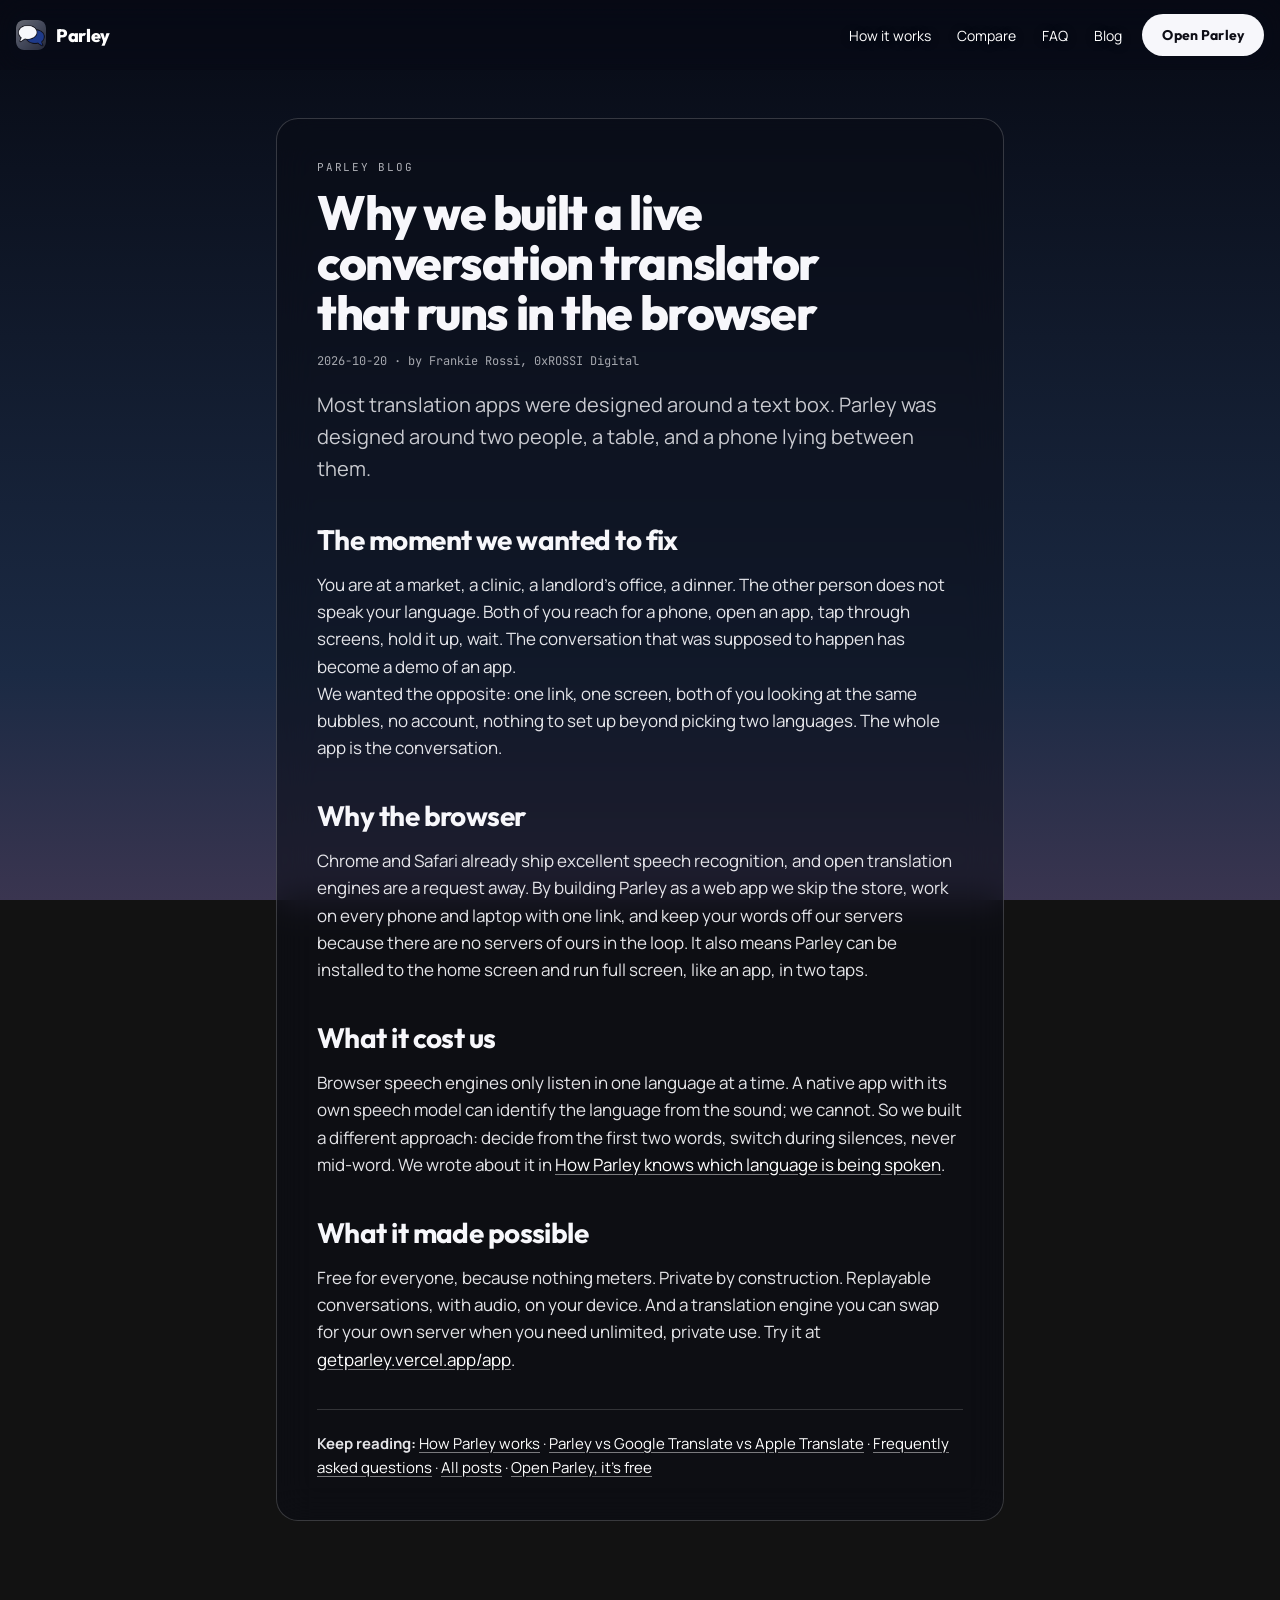
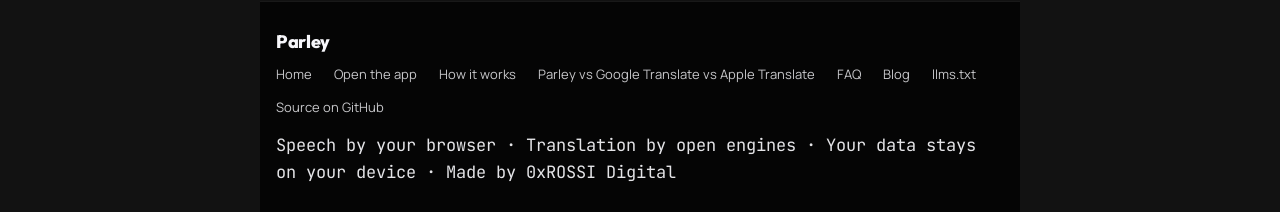
<file: blog/live-conversation-translation-in-the-browser.html>
<!doctype html>
<html lang="en" data-palette="night">
<head>
<meta charset="utf-8">
<meta name="viewport" content="width=device-width, initial-scale=1, viewport-fit=cover">
<title>Why we built a live conversation translator that runs in the browser · Parley blog</title>
<meta name="description" content="The case for a translation tool with no app store, no account and no server in the loop, and what that makes possible for two people standing in the same room.">
<link rel="canonical" href="https://getparley.vercel.app/blog/live-conversation-translation-in-the-browser">
<meta name="theme-color" content="#050505">
<meta property="og:title" content="Why we built a live conversation translator that runs in the browser · Parley blog">
<meta property="og:description" content="The case for a translation tool with no app store, no account and no server in the loop, and what that makes possible for two people standing in the same room.">
<meta property="og:type" content="article">
<meta property="og:url" content="https://getparley.vercel.app/blog/live-conversation-translation-in-the-browser">
<meta property="og:site_name" content="Parley">
<meta name="twitter:card" content="summary">
<link rel="icon" href="/icon.svg" type="image/svg+xml">
<link rel="icon" type="image/png" sizes="32x32" href="/favicon-32.png">
<link rel="shortcut icon" href="/favicon.ico">
<link rel="apple-touch-icon" href="/apple-touch-icon.png">
<link rel="preconnect" href="https://fonts.googleapis.com">
<link rel="preconnect" href="https://fonts.gstatic.com" crossorigin>
<link rel="stylesheet" href="https://fonts.googleapis.com/css2?family=Outfit:wght@500;600;700;800&family=Manrope:wght@400;500;600;700&family=JetBrains+Mono:wght@400;500&display=swap">
<script>try{var p=JSON.parse(localStorage.getItem("parley.prefs.v1")||"{}").palette;document.documentElement.setAttribute("data-palette",p||"night")}catch(e){}</script>
<link rel="stylesheet" href="/styles.css">
<link rel="stylesheet" href="/landing.css">
<link rel="stylesheet" href="/pages.css">
<script type="application/ld+json">{"@context": "https://schema.org", "@type": "BlogPosting", "headline": "Why we built a live conversation translator that runs in the browser", "description": "The case for a translation tool with no app store, no account and no server in the loop, and what that makes possible for two people standing in the same room.", "datePublished": "2026-10-20", "dateModified": "2026-10-20", "url": "https://getparley.vercel.app/blog/live-conversation-translation-in-the-browser", "author": {"@type": "Person", "name": "Frankie Rossi", "url": "https://getparley.vercel.app"}, "publisher": {"@type": "Organization", "name": "0xROSSI Digital", "url": "https://getparley.vercel.app"}, "mainEntityOfPage": "https://getparley.vercel.app/blog/live-conversation-translation-in-the-browser", "about": {"@type": "SoftwareApplication", "name": "Parley", "url": "https://getparley.vercel.app"}}</script>
</head>
<body class="landing doc">
<header class="site-head scrolled">
  <a class="brand" href="/"><span class="brand-mark"></span><span>Parley</span></a>
  <nav class="site-nav" aria-label="Site">
    <a href="/how-it-works">How it works</a>
    <a href="/compare">Compare</a>
    <a href="/faq">FAQ</a>
    <a href="/blog/">Blog</a>
  </nav>
  <a class="btn btn-volt head-cta" href="/app">Open Parley</a>
</header>
<main>
<article><p class="eyebrow">Parley blog</p><h1>Why we built a live conversation translator that runs in the browser</h1><p class="meta">2026-10-20 · by Frankie Rossi, 0xROSSI Digital</p><p class="lede">Most translation apps were designed around a text box. Parley was designed around two people, a table, and a phone lying between them.</p>
<h2>The moment we wanted to fix</h2>
<p>You are at a market, a clinic, a landlord's office, a dinner. The other person does not speak your language. Both of you reach for a phone, open an app, tap through screens, hold it up, wait. The conversation that was supposed to happen has become a demo of an app.</p>
<p>We wanted the opposite: one link, one screen, both of you looking at the same bubbles, no account, nothing to set up beyond picking two languages. The whole app is the conversation.</p>
<h2>Why the browser</h2>
<p>Chrome and Safari already ship excellent speech recognition, and open translation engines are a request away. By building Parley as a web app we skip the store, work on every phone and laptop with one link, and keep your words off our servers because there are no servers of ours in the loop. It also means Parley can be installed to the home screen and run full screen, like an app, in two taps.</p>
<h2>What it cost us</h2>
<p>Browser speech engines only listen in one language at a time. A native app with its own speech model can identify the language from the sound; we cannot. So we built a different approach: decide from the first two words, switch during silences, never mid-word. We wrote about it in <a href="/blog/how-parley-knows-which-language-is-being-spoken">How Parley knows which language is being spoken</a>.</p>
<h2>What it made possible</h2>
<p>Free for everyone, because nothing meters. Private by construction. Replayable conversations, with audio, on your device. And a translation engine you can swap for your own server when you need unlimited, private use. Try it at <a href="/app">getparley.vercel.app/app</a>.</p><div class="related"><p><b>Keep reading:</b> <a href="/how-it-works">How Parley works</a> · <a href="/compare">Parley vs Google Translate vs Apple Translate</a> · <a href="/faq">Frequently asked questions</a> · <a href="/blog/">All posts</a> · <a href="/app">Open Parley, it's free</a></p></div></article>
</main>
<footer class="site-foot">
  <div>
    <span class="brand"><span class="brand-mark"></span><span>Parley</span></span>
    <nav aria-label="Pages">
      <a href="/">Home</a><a href="/app">Open the app</a><a href="/how-it-works">How it works</a><a href="/compare">Parley vs Google Translate vs Apple Translate</a><a href="/faq">FAQ</a><a href="/blog/">Blog</a><a href="/llms.txt">llms.txt</a><a href="https://github.com/EliCrossDev/parley">Source on GitHub</a>
    </nav>
    <p class="mono" style="margin-top:14px">Speech by your browser · Translation by open engines · Your data stays on your device · Made by 0xROSSI Digital</p>
  </div>
</footer>
</body>
</html>
</file>
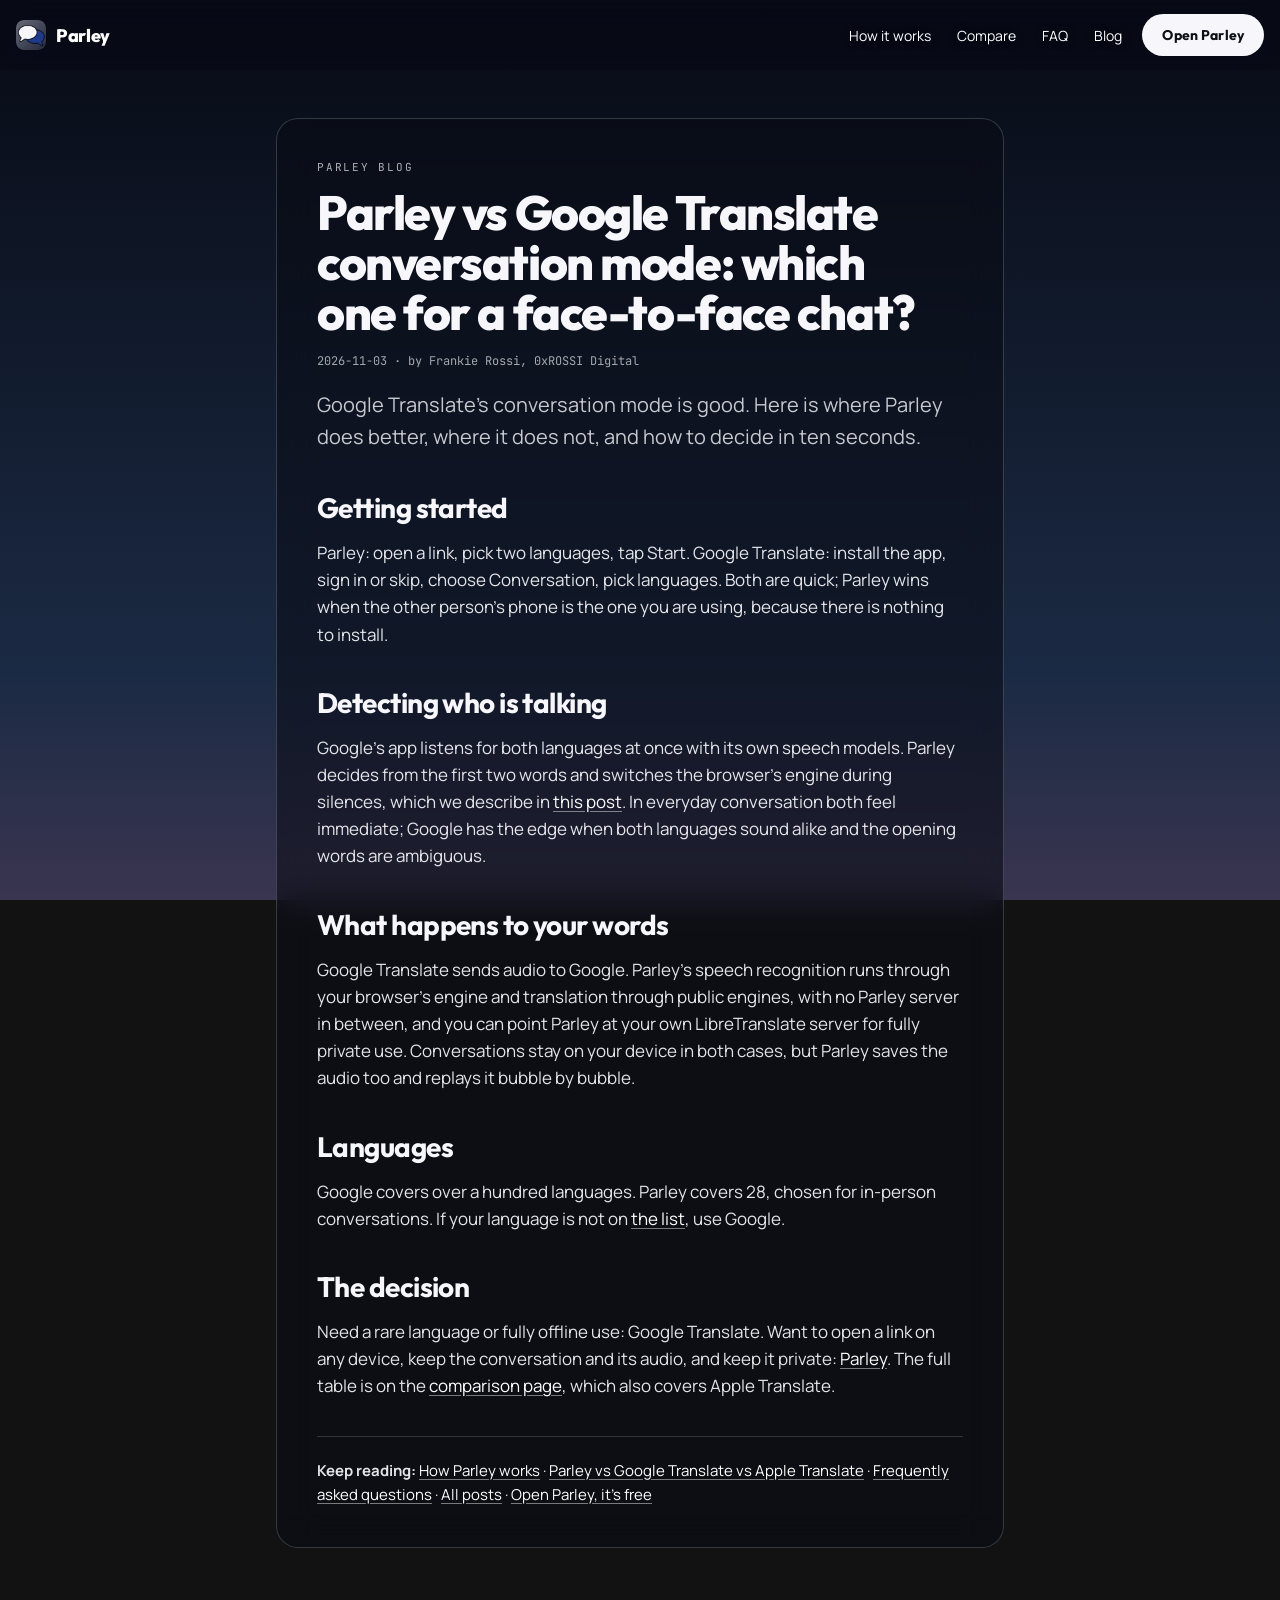
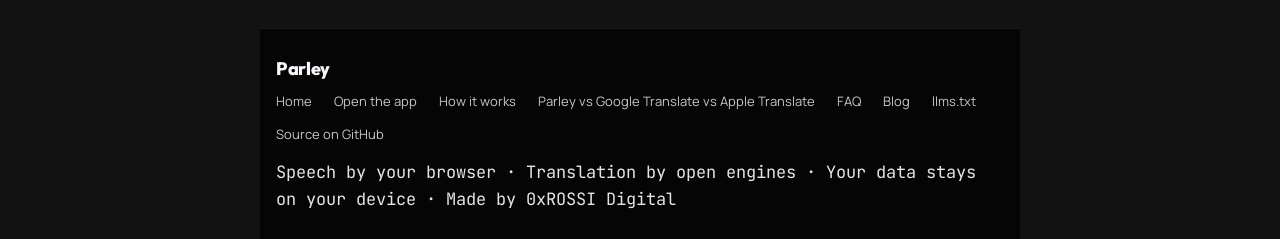
<file: blog/parley-vs-google-translate-conversation-mode.html>
<!doctype html>
<html lang="en" data-palette="night">
<head>
<meta charset="utf-8">
<meta name="viewport" content="width=device-width, initial-scale=1, viewport-fit=cover">
<title>Parley vs Google Translate conversation mode: which one for a face-to-face chat? · Parley blog</title>
<meta name="description" content="A practical, first-party comparison of Parley and Google Translate's conversation mode for translating an in-person conversation: setup, detection, privacy, history and when to pick each.">
<link rel="canonical" href="https://getparley.vercel.app/blog/parley-vs-google-translate-conversation-mode">
<meta name="theme-color" content="#050505">
<meta property="og:title" content="Parley vs Google Translate conversation mode: which one for a face-to-face chat? · Parley blog">
<meta property="og:description" content="A practical, first-party comparison of Parley and Google Translate's conversation mode for translating an in-person conversation: setup, detection, privacy, history and when to pick each.">
<meta property="og:type" content="article">
<meta property="og:url" content="https://getparley.vercel.app/blog/parley-vs-google-translate-conversation-mode">
<meta property="og:site_name" content="Parley">
<meta name="twitter:card" content="summary">
<link rel="icon" href="/icon.svg" type="image/svg+xml">
<link rel="icon" type="image/png" sizes="32x32" href="/favicon-32.png">
<link rel="shortcut icon" href="/favicon.ico">
<link rel="apple-touch-icon" href="/apple-touch-icon.png">
<link rel="preconnect" href="https://fonts.googleapis.com">
<link rel="preconnect" href="https://fonts.gstatic.com" crossorigin>
<link rel="stylesheet" href="https://fonts.googleapis.com/css2?family=Outfit:wght@500;600;700;800&family=Manrope:wght@400;500;600;700&family=JetBrains+Mono:wght@400;500&display=swap">
<script>try{var p=JSON.parse(localStorage.getItem("parley.prefs.v1")||"{}").palette;document.documentElement.setAttribute("data-palette",p||"night")}catch(e){}</script>
<link rel="stylesheet" href="/styles.css">
<link rel="stylesheet" href="/landing.css">
<link rel="stylesheet" href="/pages.css">
<script type="application/ld+json">{"@context": "https://schema.org", "@type": "BlogPosting", "headline": "Parley vs Google Translate conversation mode: which one for a face-to-face chat?", "description": "A practical, first-party comparison of Parley and Google Translate's conversation mode for translating an in-person conversation: setup, detection, privacy, history and when to pick each.", "datePublished": "2026-11-03", "dateModified": "2026-11-03", "url": "https://getparley.vercel.app/blog/parley-vs-google-translate-conversation-mode", "author": {"@type": "Person", "name": "Frankie Rossi", "url": "https://getparley.vercel.app"}, "publisher": {"@type": "Organization", "name": "0xROSSI Digital", "url": "https://getparley.vercel.app"}, "mainEntityOfPage": "https://getparley.vercel.app/blog/parley-vs-google-translate-conversation-mode", "about": {"@type": "SoftwareApplication", "name": "Parley", "url": "https://getparley.vercel.app"}}</script>
</head>
<body class="landing doc">
<header class="site-head scrolled">
  <a class="brand" href="/"><span class="brand-mark"></span><span>Parley</span></a>
  <nav class="site-nav" aria-label="Site">
    <a href="/how-it-works">How it works</a>
    <a href="/compare">Compare</a>
    <a href="/faq">FAQ</a>
    <a href="/blog/">Blog</a>
  </nav>
  <a class="btn btn-volt head-cta" href="/app">Open Parley</a>
</header>
<main>
<article><p class="eyebrow">Parley blog</p><h1>Parley vs Google Translate conversation mode: which one for a face-to-face chat?</h1><p class="meta">2026-11-03 · by Frankie Rossi, 0xROSSI Digital</p><p class="lede">Google Translate's conversation mode is good. Here is where Parley does better, where it does not, and how to decide in ten seconds.</p>
<h2>Getting started</h2>
<p>Parley: open a link, pick two languages, tap Start. Google Translate: install the app, sign in or skip, choose Conversation, pick languages. Both are quick; Parley wins when the other person's phone is the one you are using, because there is nothing to install.</p>
<h2>Detecting who is talking</h2>
<p>Google's app listens for both languages at once with its own speech models. Parley decides from the first two words and switches the browser's engine during silences, which we describe in <a href="/blog/how-parley-knows-which-language-is-being-spoken">this post</a>. In everyday conversation both feel immediate; Google has the edge when both languages sound alike and the opening words are ambiguous.</p>
<h2>What happens to your words</h2>
<p>Google Translate sends audio to Google. Parley's speech recognition runs through your browser's engine and translation through public engines, with no Parley server in between, and you can point Parley at your own LibreTranslate server for fully private use. Conversations stay on your device in both cases, but Parley saves the audio too and replays it bubble by bubble.</p>
<h2>Languages</h2>
<p>Google covers over a hundred languages. Parley covers 28, chosen for in-person conversations. If your language is not on <a href="/faq">the list</a>, use Google.</p>
<h2>The decision</h2>
<p>Need a rare language or fully offline use: Google Translate. Want to open a link on any device, keep the conversation and its audio, and keep it private: <a href="/app">Parley</a>. The full table is on the <a href="/compare">comparison page</a>, which also covers Apple Translate.</p><div class="related"><p><b>Keep reading:</b> <a href="/how-it-works">How Parley works</a> · <a href="/compare">Parley vs Google Translate vs Apple Translate</a> · <a href="/faq">Frequently asked questions</a> · <a href="/blog/">All posts</a> · <a href="/app">Open Parley, it's free</a></p></div></article>
</main>
<footer class="site-foot">
  <div>
    <span class="brand"><span class="brand-mark"></span><span>Parley</span></span>
    <nav aria-label="Pages">
      <a href="/">Home</a><a href="/app">Open the app</a><a href="/how-it-works">How it works</a><a href="/compare">Parley vs Google Translate vs Apple Translate</a><a href="/faq">FAQ</a><a href="/blog/">Blog</a><a href="/llms.txt">llms.txt</a><a href="https://github.com/EliCrossDev/parley">Source on GitHub</a>
    </nav>
    <p class="mono" style="margin-top:14px">Speech by your browser · Translation by open engines · Your data stays on your device · Made by 0xROSSI Digital</p>
  </div>
</footer>
</body>
</html>
</file>
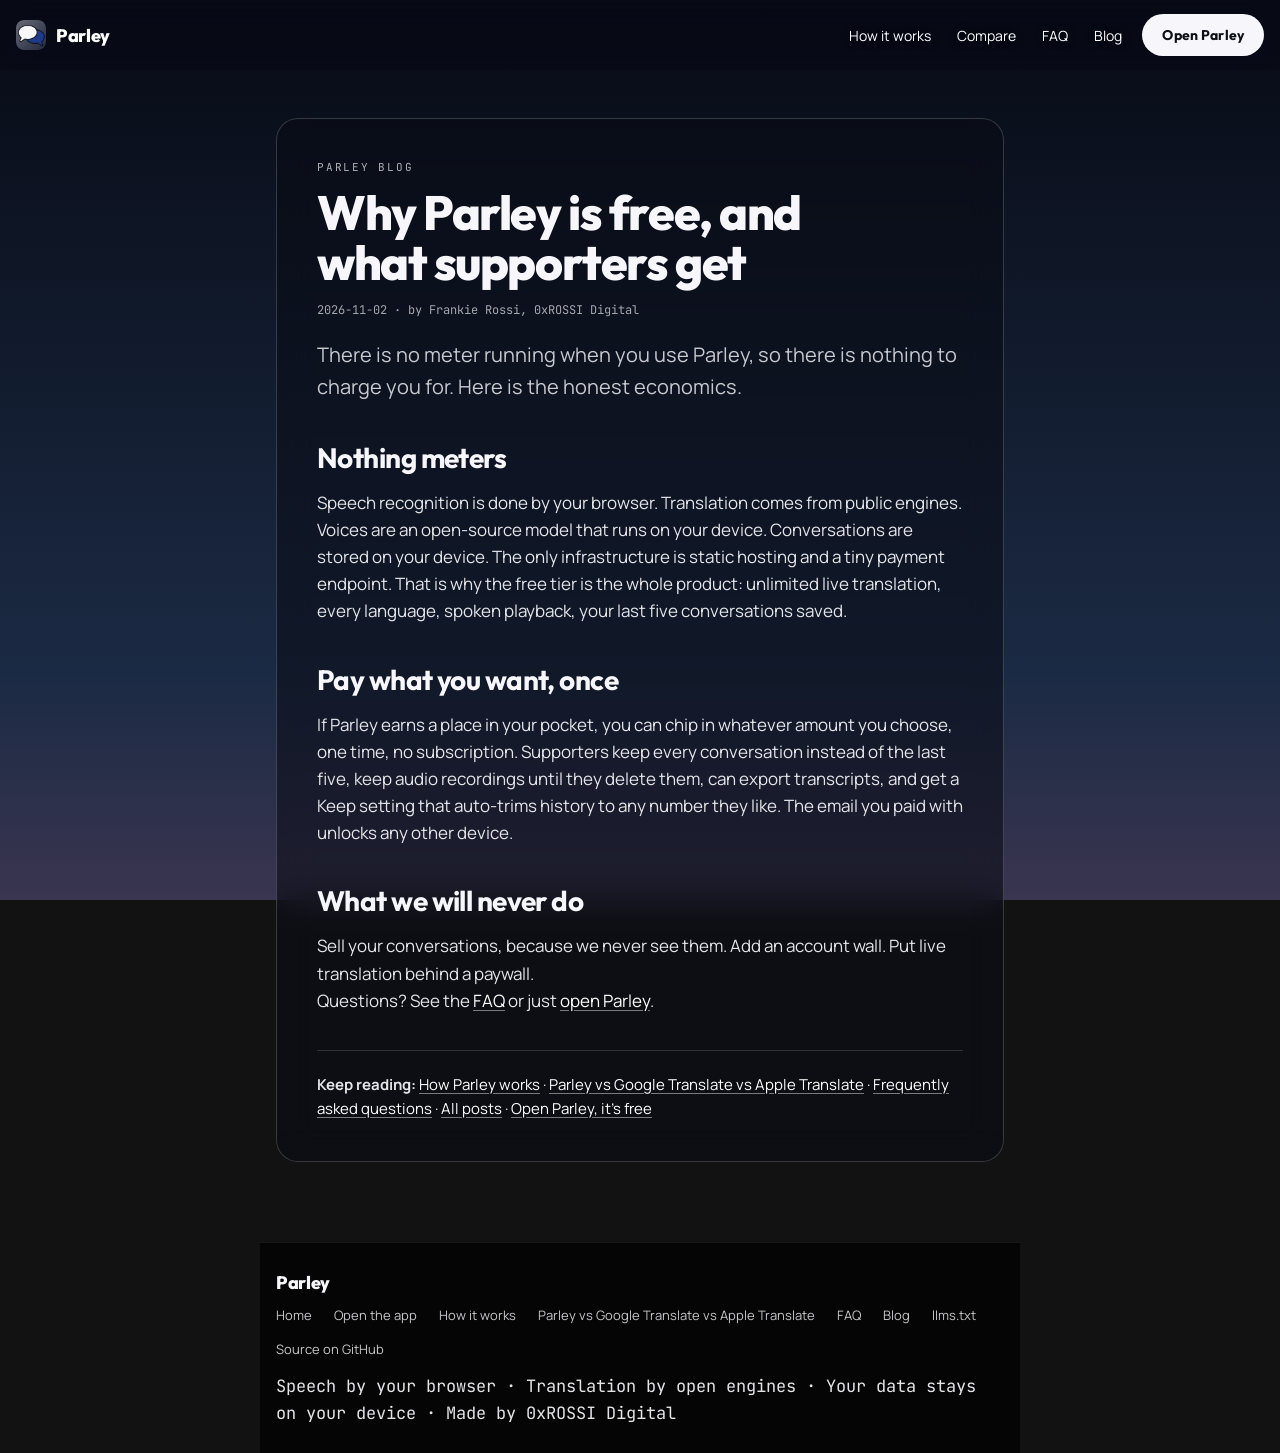
<file: blog/why-parley-is-free-and-what-supporters-get.html>
<!doctype html>
<html lang="en" data-palette="night">
<head>
<meta charset="utf-8">
<meta name="viewport" content="width=device-width, initial-scale=1, viewport-fit=cover">
<title>Why Parley is free, and what supporters get · Parley blog</title>
<meta name="description" content="Parley costs nothing to run per conversation, so it is free for everyone. Supporters chip in whatever they want, once, and get unlimited history, kept recordings and transcript export.">
<link rel="canonical" href="https://getparley.vercel.app/blog/why-parley-is-free-and-what-supporters-get">
<meta name="theme-color" content="#050505">
<meta property="og:title" content="Why Parley is free, and what supporters get · Parley blog">
<meta property="og:description" content="Parley costs nothing to run per conversation, so it is free for everyone. Supporters chip in whatever they want, once, and get unlimited history, kept recordings and transcript export.">
<meta property="og:type" content="article">
<meta property="og:url" content="https://getparley.vercel.app/blog/why-parley-is-free-and-what-supporters-get">
<meta property="og:site_name" content="Parley">
<meta name="twitter:card" content="summary">
<link rel="icon" href="/icon.svg" type="image/svg+xml">
<link rel="icon" type="image/png" sizes="32x32" href="/favicon-32.png">
<link rel="shortcut icon" href="/favicon.ico">
<link rel="apple-touch-icon" href="/apple-touch-icon.png">
<link rel="preconnect" href="https://fonts.googleapis.com">
<link rel="preconnect" href="https://fonts.gstatic.com" crossorigin>
<link rel="stylesheet" href="https://fonts.googleapis.com/css2?family=Outfit:wght@500;600;700;800&family=Manrope:wght@400;500;600;700&family=JetBrains+Mono:wght@400;500&display=swap">
<script>try{var p=JSON.parse(localStorage.getItem("parley.prefs.v1")||"{}").palette;document.documentElement.setAttribute("data-palette",p||"night")}catch(e){}</script>
<link rel="stylesheet" href="/styles.css">
<link rel="stylesheet" href="/landing.css">
<link rel="stylesheet" href="/pages.css">
<script type="application/ld+json">{"@context": "https://schema.org", "@type": "BlogPosting", "headline": "Why Parley is free, and what supporters get", "description": "Parley costs nothing to run per conversation, so it is free for everyone. Supporters chip in whatever they want, once, and get unlimited history, kept recordings and transcript export.", "datePublished": "2026-11-02", "dateModified": "2026-11-02", "url": "https://getparley.vercel.app/blog/why-parley-is-free-and-what-supporters-get", "author": {"@type": "Person", "name": "Frankie Rossi", "url": "https://getparley.vercel.app"}, "publisher": {"@type": "Organization", "name": "0xROSSI Digital", "url": "https://getparley.vercel.app"}, "mainEntityOfPage": "https://getparley.vercel.app/blog/why-parley-is-free-and-what-supporters-get", "about": {"@type": "SoftwareApplication", "name": "Parley", "url": "https://getparley.vercel.app"}}</script>
</head>
<body class="landing doc">
<header class="site-head scrolled">
  <a class="brand" href="/"><span class="brand-mark"></span><span>Parley</span></a>
  <nav class="site-nav" aria-label="Site">
    <a href="/how-it-works">How it works</a>
    <a href="/compare">Compare</a>
    <a href="/faq">FAQ</a>
    <a href="/blog/">Blog</a>
  </nav>
  <a class="btn btn-volt head-cta" href="/app">Open Parley</a>
</header>
<main>
<article><p class="eyebrow">Parley blog</p><h1>Why Parley is free, and what supporters get</h1><p class="meta">2026-11-02 · by Frankie Rossi, 0xROSSI Digital</p><p class="lede">There is no meter running when you use Parley, so there is nothing to charge you for. Here is the honest economics.</p>
<h2>Nothing meters</h2>
<p>Speech recognition is done by your browser. Translation comes from public engines. Voices are an open-source model that runs on your device. Conversations are stored on your device. The only infrastructure is static hosting and a tiny payment endpoint. That is why the free tier is the whole product: unlimited live translation, every language, spoken playback, your last five conversations saved.</p>
<h2>Pay what you want, once</h2>
<p>If Parley earns a place in your pocket, you can chip in whatever amount you choose, one time, no subscription. Supporters keep every conversation instead of the last five, keep audio recordings until they delete them, can export transcripts, and get a Keep setting that auto-trims history to any number they like. The email you paid with unlocks any other device.</p>
<h2>What we will never do</h2>
<p>Sell your conversations, because we never see them. Add an account wall. Put live translation behind a paywall.</p>
<p>Questions? See the <a href="/faq">FAQ</a> or just <a href="/app">open Parley</a>.</p><div class="related"><p><b>Keep reading:</b> <a href="/how-it-works">How Parley works</a> · <a href="/compare">Parley vs Google Translate vs Apple Translate</a> · <a href="/faq">Frequently asked questions</a> · <a href="/blog/">All posts</a> · <a href="/app">Open Parley, it's free</a></p></div></article>
</main>
<footer class="site-foot">
  <div>
    <span class="brand"><span class="brand-mark"></span><span>Parley</span></span>
    <nav aria-label="Pages">
      <a href="/">Home</a><a href="/app">Open the app</a><a href="/how-it-works">How it works</a><a href="/compare">Parley vs Google Translate vs Apple Translate</a><a href="/faq">FAQ</a><a href="/blog/">Blog</a><a href="/llms.txt">llms.txt</a><a href="https://github.com/EliCrossDev/parley">Source on GitHub</a>
    </nav>
    <p class="mono" style="margin-top:14px">Speech by your browser · Translation by open engines · Your data stays on your device · Made by 0xROSSI Digital</p>
  </div>
</footer>
</body>
</html>
</file>
<file: styles.css>
/* Parley — design tokens
   Layout: single dark world. Black ground, white type, two voices in two colors.
   Yellow = Person 1 (volt, shifted warm so it is not Nike's), Blue = Person 2 (electric). */
:root {
  --bg: #050505;
  --bg-2: #0d0d0f;
  --bg-3: #141417;
  --line: rgba(255, 255, 255, 0.08);
  --line-2: rgba(255, 255, 255, 0.16);
  --fg: #f5f5f2;
  --fg-2: rgba(245, 245, 242, 0.62);
  --fg-3: rgba(245, 245, 242, 0.38);
  /* Speaker colors. --volt = language one, --blue = language two (names kept for the stylesheet; palettes below swap the values). */
  --volt: #f7f7fb;        /* language one: white glass */
  --volt-ink: #0e0e16;
  --volt-dim: rgba(247, 247, 251, 0.16);
  --blue: #16162a;        /* language two: dark glass */
  --blue-ink: #f7f7fb;
  --blue-dim: rgba(22, 22, 42, 0.5);
  --mid: #5fd0b8;
  /* sky: top, mid, horizon haze */
  --bg-c1: #0f2f3f; --bg-c2: #3fb8a8; --bg-c3: #d8f3e6;
  --glass: rgba(10, 12, 26, 0.5);
  --glass-2: rgba(10, 12, 26, 0.62);
  --glass-line: rgba(255, 255, 255, 0.22);
  --danger: #ff4d5a;
  --font-display: "Outfit", "Noto Sans Thai", "Helvetica Neue", Arial, sans-serif;
  --font-body: "Manrope", "Noto Sans Thai", "Helvetica Neue", Arial, sans-serif;
  --font-mono: "JetBrains Mono", ui-monospace, SFMono-Regular, Menlo, monospace;
  --radius: 22px;
  --radius-sm: 12px;
  --gutter-l: max(16px, env(safe-area-inset-left, 0px));
  --gutter-r: max(16px, env(safe-area-inset-right, 0px));
  --sat: env(safe-area-inset-top, 0px);
  --sab: env(safe-area-inset-bottom, 0px);
  color-scheme: dark;
}

/* Palettes — set data-palette on <html>. */
:root[data-palette="aurora"] { --bg-c1: #5b93d6; --bg-c2: #8fc6d8; --bg-c3: #f3cdb0; --mid: #7fb7c7; }
:root[data-palette="dawn"] { --bg-c1: #2a1f4a; --bg-c2: #c97aa0; --bg-c3: #ffd9a8; --mid: #e39ab0; }
:root[data-palette="sea"] { --bg-c1: #0f2f3f; --bg-c2: #3fb8a8; --bg-c3: #d8f3e6; --mid: #5fd0b8; }
:root[data-palette="night"] { --bg-c1: #070a14; --bg-c2: #1b2a44; --bg-c3: #3a3550; --mid: #2a3a5a; --glass: rgba(6, 8, 16, 0.6); --glass-2: rgba(6, 8, 16, 0.72); --glass-line: rgba(255, 255, 255, 0.16); --volt: #e9e9f2; --blue: #0b0d18; }
:root[data-palette="tide"] { --volt: #4ed8e8; --volt-ink: #00262b; --volt-dim: rgba(78,216,232,.16); --blue: #f2efe6; --blue-ink: #0b0b0d; --blue-dim: rgba(242,239,230,.12); --mid: #2b4bff; --bg-c1: #0b1a4a; --bg-c2: #2b6bff; --bg-c3: #8fe3f0; }
:root[data-palette="dusk"] { --volt: #fff4e0; --volt-ink: #1a0b1f; --volt-dim: rgba(255,244,224,.14); --blue: #ff6a3d; --blue-ink: #2a0e00; --blue-dim: rgba(255,106,61,.2); --mid: #ff3d7a; --bg-c1: #2b0a3d; --bg-c2: #ff3d7a; --bg-c3: #ffd36b; }
:root[data-palette="volt"] { --volt: #d9ff3b; --volt-ink: #0a0b00; --volt-dim: rgba(217,255,59,.14); --blue: #2f6bff; --blue-ink: #ffffff; --blue-dim: rgba(47,107,255,.18); --mid: #3a7bff; --bg-c1: #d9ff3b; --bg-c2: #2f6bff; --bg-c3: #1b2a80; }
:root[data-palette="neon"] { --volt: #4ed8e8; --volt-ink: #00262b; --volt-dim: rgba(78,216,232,.16); --blue: #d9ff3b; --blue-ink: #0a0b00; --blue-dim: rgba(217,255,59,.14); --mid: #2bff9e; --bg-c1: #4ed8e8; --bg-c2: #2bff9e; --bg-c3: #d9ff3b; }
:root[data-palette="ember"] { --volt: #4ed8e8; --volt-ink: #00262b; --volt-dim: rgba(78,216,232,.16); --blue: #ff8a3d; --blue-ink: #2a0e00; --blue-dim: rgba(255,138,61,.16); --mid: #ff4d6d; --bg-c1: #4ed8e8; --bg-c2: #ff4d6d; --bg-c3: #ff8a3d; }

*, *::before, *::after { box-sizing: border-box; }
html, body { height: 100%; }
body {
  margin: 0;
  background: var(--bg);
  color: var(--fg);
  font-family: var(--font-body);
  font-size: 16px;
  line-height: 1.5;
  -webkit-font-smoothing: antialiased;
  overflow-x: hidden;
}
img, svg, canvas { max-width: 100%; display: block; }
[hidden] { display: none !important; }
button { font: inherit; color: inherit; background: none; border: 0; cursor: pointer; padding: 0; }
button:focus-visible, a:focus-visible, input:focus-visible { outline: 2px solid var(--volt); outline-offset: 3px; }
a { color: inherit; text-decoration: none; }
h1, h2, h3 { margin: 0; font-family: var(--font-display); letter-spacing: -0.03em; text-wrap: balance; }
p { margin: 0; }

.eyebrow {
  font-family: var(--font-mono);
  font-size: 11px;
  letter-spacing: 0.18em;
  text-transform: uppercase;
  color: var(--fg-3);
}

.btn {
  display: inline-flex; align-items: center; justify-content: center; gap: 10px;
  height: 52px; padding: 0 26px; border-radius: 999px;
  font-family: var(--font-display); font-weight: 700; font-size: 15px; letter-spacing: 0.01em;
  transition: transform .15s ease, background .2s ease, color .2s ease, box-shadow .2s ease;
  white-space: nowrap;
}
.btn:active { transform: scale(.97); }
.btn-volt { background: var(--volt); color: var(--volt-ink); box-shadow: 0 0 0 0 rgba(217,255,59,0); }
.btn-volt:hover { box-shadow: 0 0 40px rgba(217,255,59,.35); }
.btn-ghost { border: 1px solid var(--line-2); color: var(--fg); }
.btn-ghost:hover { border-color: var(--fg); }
.btn-blue { background: var(--blue); color: var(--blue-ink); }
.btn-blue:hover { box-shadow: 0 0 40px rgba(47,107,255,.4); }

.chip {
  display: inline-flex; align-items: center; gap: 8px;
  height: 34px; padding: 0 14px; border-radius: 999px;
  border: 1px solid var(--line-2); font-size: 13px; color: var(--fg-2);
  font-family: var(--font-mono);
}

@media (prefers-reduced-motion: reduce) {
  *, *::before, *::after { animation-duration: .001ms !important; transition-duration: .001ms !important; scroll-behavior: auto !important; }
}
</file>
<file: landing.css>
/* ===== Landing ===== */
.landing { overflow-x: hidden; height: auto; }
.hero-bg { position: fixed; inset: 0; z-index: 0; pointer-events: none; }
.hero-bg::before { content: ""; position: absolute; inset: 0; z-index: 1; backdrop-filter: blur(40px) saturate(1.7); -webkit-backdrop-filter: blur(40px) saturate(1.7); pointer-events: none; }
#hero-canvas { width: 100%; height: 100%; }
.hero-bg::after { content: ""; position: absolute; inset: 0; background:
  linear-gradient(90deg, rgba(5,5,5,.35) 0%, rgba(5,5,5,.1) 40%, rgba(5,5,5,0) 70%),
  linear-gradient(180deg, rgba(5,5,5,.05) 0%, rgba(5,5,5,0) 40%, rgba(5,5,5,.75) 100%); }
@media (max-width: 819px) { .hero-bg::after { background: linear-gradient(180deg, rgba(5,5,5,.4) 0%, rgba(5,5,5,.05) 45%, rgba(5,5,5,.7) 100%); } }

.site-head {
  position: sticky; top: env(safe-area-inset-top, 0px); z-index: 10;
  display: flex; align-items: center; gap: 20px;
  padding-left: var(--gutter-l); padding-right: var(--gutter-r); padding-block: 14px;
  background: transparent;
}
.landing::before { content: ""; position: fixed; inset: 0 0 auto; height: env(safe-area-inset-top, 0px); z-index: 11; background: transparent; }
.brand { display: inline-flex; align-items: center; gap: 9px; font-family: var(--font-display); font-weight: 800; font-size: 18px; letter-spacing: -0.02em; }
.brand-mark { width: 13px; height: 13px; border-radius: 3px; background: linear-gradient(135deg, var(--volt) 50%, var(--blue) 50%); }
.site-nav { margin-left: auto; display: none; gap: 26px; font-size: 14px; color: var(--fg-2); }
.site-nav a:hover { color: var(--fg); }
.head-cta { height: 42px; padding: 0 20px; font-size: 14px; margin-left: auto; }
@media (min-width: 820px) { .site-nav { display: flex; } .head-cta { margin-left: 0; } }

main { position: relative; z-index: 1; }
section {
  padding-left: var(--gutter-l); padding-right: var(--gutter-r);
  padding-block: clamp(64px, 12vw, 140px);
  max-width: 1120px; margin: 0 auto;
}
section h2 { font-size: clamp(32px, 6vw, 60px); font-weight: 800; line-height: 1.02; margin: 12px 0 18px; }

/* Hero */
.hero { padding-top: clamp(60px, 14vh, 140px); padding-bottom: clamp(40px, 8vw, 80px); display: flex; flex-direction: column; gap: 20px; align-items: flex-start; min-height: 70vh; justify-content: center; }
.hero-title { font-size: clamp(56px, 12vw, 136px); font-weight: 800; line-height: .92; letter-spacing: -0.04em; }
.hero-sub { font-size: clamp(17px, 2.2vw, 22px); color: var(--fg-2); max-width: 46ch; }
.hero-ctas { display: flex; gap: 12px; flex-wrap: wrap; }
.hero-note { font-family: var(--font-mono); font-size: 12px; color: var(--fg-3); }

/* Reveal */
.reveal { opacity: 1; transform: none; transition: opacity .7s ease, transform .7s cubic-bezier(.2,.8,.2,1); }
.js .reveal:not(.in) { opacity: 0; transform: translateY(26px); }

/* Demo */
.demo-section { display: grid; grid-template-columns: 1fr; gap: 40px; align-items: center; }
@media (min-width: 820px) { .demo-section { grid-template-columns: 380px 1fr; gap: 80px; } }
.demo-copy p:not(.eyebrow) { color: var(--fg-2); font-size: 17px; max-width: 44ch; }
.phone {
  width: 100%; max-width: 380px; aspect-ratio: 9 / 18.5; margin: 0 auto;
  border-radius: 44px; border: 1px solid var(--line-2);
  /* The phone is a window onto the same sky the live screen uses, frosted the same way */
  background: linear-gradient(180deg, rgba(5,5,5,.12) 0%, rgba(5,5,5,.04) 45%, rgba(5,5,5,.35) 100%); backdrop-filter: blur(44px) saturate(1.7); -webkit-backdrop-filter: blur(44px) saturate(1.7);
  box-shadow: 0 40px 120px rgba(0,0,0,.7), inset 0 0 0 6px #0b0b0d;
  padding: 18px 14px; display: flex; flex-direction: column; gap: 10px; overflow: hidden; position: relative;
}
.phone-top { display: flex; gap: 10px; align-items: center; font-family: var(--font-mono); font-size: 11px; color: var(--fg-3); padding: 8px 8px 0; }
.phone-top .dot { width: 7px; height: 7px; border-radius: 50%; background: var(--danger); animation: blink 1.4s infinite; }
.phone-top .right { margin-left: auto; }
#demo-status.a { color: var(--volt); } #demo-status.b { color: var(--blue); }
.phone .bubble.b { color: var(--blue-ink); }
.pill.b.live { color: var(--blue); }
@keyframes blink { 50% { opacity: .25; } }
.phone-wave { height: 60px; }
#demo-ribbon { width: 100%; height: 100%; }
.phone-convo { flex: 1; display: flex; flex-direction: column; gap: 8px; padding: 4px 4px; overflow: hidden; justify-content: flex-end; }
.phone .bubble { max-width: 86%; padding: 11px 14px 9px; border-radius: 20px; display: flex; flex-direction: column; gap: 3px; animation: pop .35s cubic-bezier(.2,.9,.3,1.2) both; }
.phone .bubble.a { align-self: flex-start; background: var(--volt); color: var(--volt-ink); border-bottom-left-radius: 6px; }
.phone .bubble.b { align-self: flex-end; background: var(--blue); color: #fff; border-bottom-right-radius: 6px; }
.phone .bubble .orig { font-size: 11px; opacity: .7; }
.phone .bubble .trans { font-family: var(--font-display); font-weight: 700; font-size: 17px; line-height: 1.18; letter-spacing: -0.01em; }
@keyframes pop { from { opacity: 0; transform: translateY(12px) scale(.96); } to { opacity: 1; transform: none; } }
.phone-bottom { display: grid; grid-template-columns: 1fr auto 1fr; align-items: center; gap: 10px; padding: 8px 6px 4px; border-top: 1px solid var(--line); }
.pill { display: inline-flex; align-items: center; gap: 8px; height: 34px; padding: 0 12px; border-radius: 999px; border: 1px solid var(--line-2); font-family: var(--font-mono); font-size: 11px; letter-spacing: .08em; color: var(--fg-2); transition: all .25s; }
.pill i { width: 8px; height: 8px; border-radius: 50%; }
.pill.a i { background: var(--volt); } .pill.b i { background: var(--blue); }
.pill.b { justify-self: end; }
.pill.a.live { background: var(--volt-dim); border-color: var(--volt); color: var(--volt); }
.pill.b.live { background: var(--blue-dim); border-color: var(--blue); color: #8fb0ff; }
.phone .stop { width: 44px; height: 44px; border-radius: 50%; background: var(--fg); position: relative; }
.phone .stop::after { content: ""; position: absolute; inset: 14px; border-radius: 4px; background: #000; }

/* How */
.steps { display: grid; grid-template-columns: 1fr; gap: 14px; margin-top: 30px; }
@media (min-width: 720px) { .steps { grid-template-columns: repeat(3, 1fr); } }
.step { padding: 26px; border-radius: var(--radius); border: 1px solid var(--line); background: rgba(13,13,15,.7); backdrop-filter: blur(8px); display: flex; flex-direction: column; gap: 10px; }
.step-n { font-family: var(--font-display); font-weight: 800; font-size: 40px; color: var(--volt); line-height: 1; }
.step:nth-child(2) .step-n { color: var(--fg); } .step:nth-child(3) .step-n { color: var(--blue); }
.step h3 { font-size: 22px; }
.step p { color: var(--fg-2); font-size: 15px; }

/* Features */
.features { display: grid; grid-template-columns: 1fr; gap: 0; border-top: 1px solid var(--line); border-bottom: 1px solid var(--line); padding-block: 0; }
@media (min-width: 720px) { .features { grid-template-columns: repeat(3, 1fr); } .feature + .feature { border-left: 1px solid var(--line); } }
.feature { padding: 36px 26px; display: flex; flex-direction: column; gap: 10px; }
.feature h3 { font-size: 20px; }
.feature p { color: var(--fg-2); font-size: 15px; }
@media (max-width: 719px) { .feature + .feature { border-top: 1px solid var(--line); } }

/* Languages */
.languages { padding-left: 0; padding-right: 0; max-width: none; }
.languages .eyebrow, .languages h2 { padding-left: var(--gutter-l); padding-right: var(--gutter-r); max-width: 1120px; margin-left: auto; margin-right: auto; }
.languages h2 { margin-bottom: 36px; }
.marquee { overflow: hidden; -webkit-mask-image: linear-gradient(to right, transparent, #000 10%, #000 90%, transparent); mask-image: linear-gradient(to right, transparent, #000 10%, #000 90%, transparent); padding: 8px 0; }
.marquee-track { display: flex; gap: 12px; width: max-content; animation: scroll 60s linear infinite; }
.marquee.reverse .marquee-track { animation-direction: reverse; animation-duration: 75s; }
@keyframes scroll { to { transform: translateX(-50%); } }
.lang-tile { display: inline-flex; flex-direction: column; gap: 2px; padding: 14px 20px; border-radius: 16px; border: 1px solid var(--line); background: rgba(13,13,15,.8); white-space: nowrap; }
.lang-tile b { font-family: var(--font-display); font-weight: 700; font-size: 20px; }
.lang-tile span { font-family: var(--font-mono); font-size: 11px; color: var(--fg-3); letter-spacing: .1em; }
.lang-tile:nth-child(3n) b { color: var(--volt); } .lang-tile:nth-child(3n+1) b { color: var(--blue); }

/* Pricing */
.plans { display: grid; grid-template-columns: 1fr; gap: 14px; margin-top: 30px; }
@media (min-width: 720px) { .plans { grid-template-columns: 1fr 1fr; max-width: 820px; } }
.plan { padding: 30px; border-radius: var(--radius); border: 1px solid var(--line); background: rgba(13,13,15,.8); display: flex; flex-direction: column; gap: 14px; }
.plan.pro { border-color: color-mix(in srgb, var(--blue) 50%, transparent); background: linear-gradient(160deg, var(--blue-dim), rgba(13,13,15,.8) 60%); }
.plan-name { font-family: var(--font-mono); font-size: 12px; letter-spacing: .16em; text-transform: uppercase; color: var(--fg-3); }
.plan-price { font-family: var(--font-display); font-weight: 800; font-size: 56px; line-height: 1; letter-spacing: -0.03em; text-wrap: balance; }
.plan.pro .plan-price { font-size: 38px; }
.plan-price span + span { display: block; font-size: 14px; color: rgba(247,247,251,.7); letter-spacing: 0; font-family: var(--font-mono); margin-top: 8px; text-transform: uppercase; }
.plan ul { list-style: none; margin: 0; padding: 0; display: flex; flex-direction: column; gap: 8px; color: var(--fg-2); font-size: 15px; }
.plan li::before { content: "—"; color: var(--fg-3); margin-right: 10px; }
.plan .btn { margin-top: auto; align-self: flex-start; }

/* Open source */
.open-sub { color: var(--fg-2); font-size: 17px; max-width: 60ch; margin-bottom: 30px; }
.credits-grid { display: grid; grid-template-columns: 1fr; gap: 12px; }
@media (min-width: 720px) { .credits-grid { grid-template-columns: 1fr 1fr; } }
.credit { display: flex; flex-direction: column; gap: 6px; padding: 22px; border-radius: 18px; border: 1px solid var(--line); background: rgba(13,13,15,.8); transition: border-color .2s, transform .2s; }
.credit:hover { border-color: var(--volt); transform: translateY(-2px); }
.credit-name { font-family: var(--font-display); font-weight: 700; font-size: 20px; }
.credit-desc { color: var(--fg-2); font-size: 14px; }

/* Final */
.final { text-align: center; display: flex; flex-direction: column; align-items: center; gap: 24px; }
.final h2 { font-size: clamp(40px, 9vw, 96px); }
.btn.big { height: 64px; padding: 0 36px; font-size: 18px; }

.site-foot { position: relative; z-index: 1; display: flex; flex-wrap: wrap; gap: 14px; align-items: center; justify-content: space-between; padding-left: var(--gutter-l); padding-right: var(--gutter-r); padding-block: 26px calc(var(--sab) + 26px); border-top: 1px solid var(--line); background: var(--bg); }
.mono { font-family: var(--font-mono); font-size: 12px; color: var(--fg-3); }

/* glass pass */
.btn-volt { background: #f7f7fb; color: #0e0e16; }
.step, .plan, .credit, .feature, .lang-tile { background: rgba(10,12,26,.55); border-color: rgba(255,255,255,.16); backdrop-filter: blur(18px); -webkit-backdrop-filter: blur(18px); }
.plan.pro { border-color: rgba(255,255,255,.4); background: rgba(10,12,26,.62); }
.btn-blue { background: rgba(255,255,255,.9); color: #0e0e16; }
.phone .bubble.a { background: rgba(255,255,255,.92); color: #0e0e16; }
.phone .bubble.b { background: rgba(14,14,24,.6); color: #f7f7fb; border: 1px solid rgba(255,255,255,.18); }
.pill.a.live { background: rgba(255,255,255,.9); color: #0e0e16; border-color: #fff; }
.pill.b.live { background: rgba(14,14,24,.7); color: #f7f7fb; border-color: rgba(255,255,255,.45); }
.pill.a i { background: #fff; } .pill.b i { background: #16162a; border: 1px solid rgba(255,255,255,.6); }
.step-n, .step:nth-child(3) .step-n { color: #f7f7fb; }
.lang-tile:nth-child(3n) b, .lang-tile:nth-child(3n+1) b { color: #f7f7fb; }
.brand-mark { display: none; }

/* readability over the sky */
.hero-title { text-shadow: 0 2px 24px rgba(0,0,0,.35); }
.hero-sub { color: #f7f7fb; text-shadow: 0 1px 14px rgba(0,0,0,.4); }
.hero-note, .hero .eyebrow { color: rgba(247,247,251,.85); text-shadow: 0 1px 10px rgba(0,0,0,.4); }
.site-nav a { color: #f7f7fb; text-shadow: 0 1px 10px rgba(0,0,0,.35); }
.demo-copy p:not(.eyebrow), .step p, .feature p, .plan ul, .credit-desc, .open-sub { color: rgba(247,247,251,.88); }
.eyebrow { color: rgba(247,247,251,.75); }

/* demo phone matches the live app */
.phone { position: relative; }
.phone::before { content: ""; position: absolute; inset: 6px; border-radius: 40px; backdrop-filter: blur(30px) saturate(1.4); -webkit-backdrop-filter: blur(30px) saturate(1.4); background: linear-gradient(180deg, rgba(8,8,14,.1), rgba(8,8,14,.3)); pointer-events: none; }
.phone > * { position: relative; }
.phone-top { color: rgba(247,247,251,.85); } #demo-status { color: #f7f7fb !important; letter-spacing: .06em; text-transform: uppercase; }
.phone-bottom { background: rgba(10,12,26,.35); border-radius: 0 0 36px 36px; margin: 0 -8px -12px; padding: 10px 14px 12px; }
.phone .stop { background: #f7f7fb; } .phone .stop::after { background: #0e0e16; }

/* headline language flip */
.flip { display: inline-block; white-space: nowrap; transform-origin: 50% 100%; }
.flip.in { animation: flipin .18s cubic-bezier(.2,.8,.2,1); }
.flip.flipping { color: rgba(247,247,251,.85); }
.flip.settled { animation: settle .5s cubic-bezier(.2,.9,.2,1.2); color: #f7f7fb; }
@keyframes flipin { from { opacity: .2; transform: translateY(.12em) rotateX(55deg); } to { opacity: 1; transform: none; } }
@keyframes settle { 0% { transform: scale(.96); letter-spacing: -.06em; } 60% { transform: scale(1.015); } 100% { transform: none; } }
/* readability where the sky gets bright */
.site-head { transition: background .3s, backdrop-filter .3s; }
.site-head.scrolled { background: rgba(8,10,20,.42); backdrop-filter: blur(16px) saturate(1.2); -webkit-backdrop-filter: blur(16px) saturate(1.2); }
.demo-copy { position: relative; }
.demo-copy h2, .demo-copy p { text-shadow: 0 2px 18px rgba(0,0,0,.45); }
.how .eyebrow, .how h2, .pricing h2, .pricing .eyebrow, .languages h2, .languages .eyebrow, .open h2, .open .eyebrow, .open-sub, .final h2 { text-shadow: 0 2px 18px rgba(0,0,0,.45); }

.pill { min-width: 92px; justify-content: center; }
.pill.a { justify-self: start; }

/* Hero language chips: pick the site language before going on */
.hero-langs { display: flex; flex-wrap: wrap; gap: 8px; margin-top: 2px; }
.hero-langs button { height: 32px; padding: 0 13px; border-radius: 999px; border: 1px solid rgba(255,255,255,.3); background: rgba(255,255,255,.12); color: #f7f7fb; font-family: var(--font-body); font-size: 13px; font-weight: 500; cursor: pointer; backdrop-filter: blur(12px); -webkit-backdrop-filter: blur(12px); transition: background .2s, border-color .2s, color .2s, transform .2s; }
.hero-langs button:hover { background: rgba(255,255,255,.22); }
.hero-langs button.is-active { background: rgba(255,255,255,.92); color: #0e0e16; border-color: #fff; }
.hero-langs button:active { transform: scale(.97); }
.hero-tip { font-size: 14px; line-height: 1.45; color: #f7f7fb; background: rgba(14,14,24,.45); border: 1px solid rgba(255,255,255,.25); border-radius: 14px; padding: 12px 14px; backdrop-filter: blur(14px); -webkit-backdrop-filter: blur(14px); max-width: 520px; }
.foot-nav { display: flex; flex-wrap: wrap; gap: 10px 22px; font-size: 13px; width: 100%; margin-top: 6px; }
.foot-nav a { color: rgba(247,247,251,.75); text-decoration: none; } .foot-nav a:hover { color: #fff; }
/* Night on the home page: same black-and-grey depth as the app, not the saturated navy */
:root[data-palette="night"] .hero-bg::before { backdrop-filter: blur(44px) saturate(1.2) brightness(.75); -webkit-backdrop-filter: blur(44px) saturate(1.2) brightness(.75); }
:root[data-palette="night"] .hero-bg::after { background: linear-gradient(180deg, rgba(3,4,10,.35) 0%, rgba(3,4,10,.3) 50%, rgba(3,4,10,.55) 100%); }
:root[data-palette="night"] .phone { background: linear-gradient(180deg, rgba(3,4,10,.12) 0%, rgba(3,4,10,.08) 50%, rgba(3,4,10,.35) 100%); backdrop-filter: blur(44px) saturate(1.2) brightness(1.05); -webkit-backdrop-filter: blur(44px) saturate(1.2) brightness(1.05); }

/* header logo before wordmark */
.site-head .brand { gap: 10px; }
.site-head .brand-mark { display: inline-block; width: 30px; height: 30px; border-radius: 8px; background: url(icon-192.png) center/cover no-repeat; }

/* Thai stacks tall marks above and below the line, so headings need more room */
html[lang="th"] h1, html[lang="th"] h2 { line-height: 1.35; letter-spacing: 0; }
html[lang="th"] .hero h1 span, html[lang="th"] .hero h1 b { letter-spacing: 0; }
/* Hero footnote with one quiet language picker (instead of a wall of chips) */
.hero-note { display: flex; flex-wrap: wrap; align-items: center; gap: 10px 16px; }
.lang-pick { position: relative; display: inline-flex; align-items: center; gap: 7px; height: 32px; padding: 0 30px 0 12px; border-radius: 999px; border: 1px solid rgba(255,255,255,.28); background: rgba(255,255,255,.1); color: #f7f7fb; backdrop-filter: blur(12px); -webkit-backdrop-filter: blur(12px); cursor: pointer; text-shadow: none; }
.lang-pick::after { content: ""; position: absolute; right: 12px; top: 50%; width: 6px; height: 6px; border-right: 1.5px solid currentColor; border-bottom: 1.5px solid currentColor; transform: translateY(-70%) rotate(45deg); pointer-events: none; }
.lang-pick select { appearance: none; -webkit-appearance: none; background: transparent; border: 0; color: inherit; font: 500 13px var(--font-body); cursor: pointer; outline: none; }
.lang-pick select option { color: #111; }
.lang-pick:focus-within { border-color: #fff; }
.credits-grid .credit { padding: 14px 18px; flex-direction: row; align-items: center; justify-content: center; }
.credits-grid .credit-name { font-size: 17px; }
/* Steps as three calm rows, credits as a row of pills */
.steps { gap: 10px; }
.step { flex-direction: row; align-items: center; gap: 16px; padding: 16px 20px; }
.step-n { font-size: 28px; min-width: 22px; }
.step h3 { font-size: 19px; }
@media (min-width: 900px) { .steps { grid-template-columns: repeat(3, 1fr); } }
.credits-grid { display: flex; flex-wrap: wrap; gap: 10px; }
.credits-grid .credit { padding: 10px 16px; border-radius: 999px; }
.credits-grid .credit-name { font-size: 15px; }
</file>
<file: pages.css>
/* Parley: article and info pages */
body.doc { background: linear-gradient(180deg, var(--bg-c1, #0f2f3f) 0%, var(--bg-c2, #3fb8a8) 75%, var(--bg-c3, #d8f3e6) 100%) fixed; color: #f7f7fb; font-family: var(--font-body); margin: 0; min-height: 100vh; }
.doc .site-head { position: sticky; top: 0; }
.doc main { max-width: 760px; margin: 0 auto; padding: 48px max(16px, env(safe-area-inset-left, 0px)) 80px max(16px, env(safe-area-inset-right, 0px)); }
.doc article, .doc .card { background: rgba(10,12,20,.55); border: 1px solid rgba(255,255,255,.18); border-radius: 22px; padding: clamp(22px, 4vw, 40px); backdrop-filter: blur(18px); -webkit-backdrop-filter: blur(18px); }
.doc h1 { font-family: var(--font-display); font-weight: 800; font-size: clamp(32px, 6vw, 48px); line-height: 1.05; letter-spacing: -0.03em; margin: 0 0 14px; text-wrap: balance; }
.doc h2 { font-family: var(--font-display); font-weight: 700; font-size: clamp(22px, 3.6vw, 28px); letter-spacing: -0.02em; margin: 34px 0 10px; text-wrap: balance; }
.doc h3 { font-family: var(--font-display); font-weight: 600; font-size: 18px; margin: 24px 0 6px; }
.doc p, .doc li { font-size: 17px; line-height: 1.6; color: rgba(247,247,251,.92); }
.doc .lede { font-size: 20px; color: rgba(247,247,251,.8); }
.doc .eyebrow { font-family: var(--font-mono); font-size: 11px; letter-spacing: .16em; text-transform: uppercase; color: rgba(247,247,251,.7); margin: 0 0 10px; }
.doc a { color: #fff; text-decoration: underline; text-underline-offset: 3px; text-decoration-color: rgba(255,255,255,.45); }
.doc a:hover { text-decoration-color: #fff; }
.doc table { width: 100%; border-collapse: collapse; margin: 18px 0; font-size: 15px; }
.doc th, .doc td { text-align: left; padding: 10px 10px; border-bottom: 1px solid rgba(255,255,255,.16); vertical-align: top; }
.doc th { font-family: var(--font-mono); font-size: 11px; letter-spacing: .12em; text-transform: uppercase; color: rgba(247,247,251,.7); }
.doc .table-wrap { overflow-x: auto; }
.doc .cta { display: inline-flex; align-items: center; height: 50px; padding: 0 22px; border-radius: 999px; background: #fff; color: #0e0e16; font-weight: 700; text-decoration: none; margin-top: 18px; }
.doc .meta { font-family: var(--font-mono); font-size: 12px; color: rgba(247,247,251,.65); margin-bottom: 18px; }
.doc .post-list { display: grid; gap: 14px; margin-top: 22px; }
.doc .post-list a { display: block; padding: 18px 20px; border-radius: 16px; background: rgba(255,255,255,.08); border: 1px solid rgba(255,255,255,.16); text-decoration: none; }
.doc .post-list a b { display: block; font-family: var(--font-display); font-size: 19px; margin-bottom: 4px; }
.doc .post-list a span { color: rgba(247,247,251,.75); font-size: 15px; }
.doc .related { margin-top: 36px; padding-top: 22px; border-top: 1px solid rgba(255,255,255,.16); }
.doc .related p { font-size: 15px; }
.doc .site-foot { max-width: 760px; margin: 0 auto; }
.doc .site-foot nav { display: flex; flex-wrap: wrap; gap: 14px 22px; font-size: 13px; margin-top: 10px; }
.doc .site-foot nav a { color: rgba(247,247,251,.8); text-decoration: none; }
.doc .brand, .doc .btn, .doc .site-nav a { text-decoration: none; }
.doc .btn-volt { color: #0e0e16; }
</file>
<file: app.css>
/* ===== App shell ===== */
.app-body { display: flex; flex-direction: column; height: 100%; overflow: hidden; background: var(--bg); }
.app-bg { position: fixed; inset: 0; z-index: 0; pointer-events: none; }
#app-bg { width: 100%; height: 100%; }
.app-bg::after { content: ""; position: absolute; inset: 0; background: linear-gradient(180deg, rgba(5,5,5,.2) 0%, rgba(5,5,5,.05) 45%, rgba(5,5,5,.45) 100%); }
.topbar, .views { position: relative; z-index: 1; }
/* film grain over everything — subtle grit */
.grain { position: fixed; inset: 0; z-index: 2; pointer-events: none; opacity: .05; mix-blend-mode: screen;
  background-image: url("data:image/svg+xml;utf8,<svg xmlns='http://www.w3.org/2000/svg' width='180' height='180'><filter id='n'><feTurbulence type='fractalNoise' baseFrequency='.9' numOctaves='2' stitchTiles='stitch'/><feColorMatrix values='0 0 0 0 1 0 0 0 0 1 0 0 0 0 1 0 0 0 .6 0'/></filter><rect width='100%' height='100%' filter='url(%23n)'/></svg>"); }
/* Siri-style edge glow while live */
.siri { position: fixed; inset: 0; z-index: 3; pointer-events: none; opacity: 0; transition: opacity .5s; --c: var(--volt); --lv: 0; }
.siri::before { content: ""; position: absolute; inset: 0; border-radius: 28px;
  box-shadow: inset 0 0 calc(18px + var(--lv, 0) * 70px) calc(2px + var(--lv, 0) * 10px) var(--c);
  filter: blur(calc(6px + var(--lv, 0) * 10px)); opacity: calc(.45 + var(--lv, 0) * .55); transition: box-shadow .12s, opacity .12s; }
.siri::after { content: ""; position: absolute; inset: 0; background:
  radial-gradient(60% 18% at 50% 100%, color-mix(in srgb, var(--c) 55%, transparent), transparent 70%); opacity: calc(.25 + var(--lv, 0) * .75); transition: opacity .12s; }
.siri.on { opacity: 1; animation: breathe 3.2s ease-in-out infinite; }
.siri.a { --c: var(--volt); } .siri.b { --c: var(--blue); }
@keyframes breathe { 50% { filter: brightness(1.25); } }
:root { --lv: 0; }
.siri { --lv: var(--lv); }
.topnav { margin-left: auto; }

.topbar {
  display: flex; align-items: center; gap: 12px;
  padding-top: calc(var(--sat) + 10px); padding-bottom: 10px;
  padding-left: var(--gutter-l); padding-right: var(--gutter-r);
  border-bottom: 1px solid var(--line);
  background: rgba(5,5,5,.55); backdrop-filter: blur(14px); -webkit-backdrop-filter: blur(14px);
  flex: 0 0 auto;
}
.brand { display: inline-flex; align-items: center; gap: 9px; font-family: var(--font-display); font-weight: 800; font-size: 17px; letter-spacing: -0.02em; }
.brand-mark { width: 12px; height: 12px; border-radius: 3px; background: linear-gradient(135deg, var(--volt) 50%, var(--blue) 50%); }
.topnav { margin-left: auto; display: flex; gap: 2px; background: var(--bg-3); padding: 3px; border-radius: 999px; }
.nav-btn { height: 32px; padding: 0 14px; border-radius: 999px; font-size: 13px; font-weight: 600; color: var(--fg-2); transition: background .2s, color .2s; }
.nav-btn.is-active { background: var(--fg); color: var(--bg); }

.views { flex: 1 1 auto; min-height: 0; position: relative; }
.view { position: absolute; inset: 0; display: none; overflow: hidden; }
.view.is-active { display: block; }
.page {
  height: 100%; overflow-y: auto; -webkit-overflow-scrolling: touch;
  padding-left: var(--gutter-l); padding-right: var(--gutter-r);
  padding-block: 22px calc(var(--sab) + 40px);
}
.page-head { display: flex; align-items: flex-end; justify-content: space-between; gap: 16px; margin-bottom: 22px; }
.page-title { font-size: 30px; font-weight: 800; margin-top: 4px; }
.back-btn { font-family: var(--font-mono); font-size: 12px; color: var(--fg-3); margin-bottom: 14px; }
.icon-btn { width: 40px; height: 40px; border-radius: 50%; border: 1px solid var(--line-2); display: inline-flex; align-items: center; justify-content: center; color: var(--fg-2); }
.icon-btn.danger:hover { color: var(--danger); border-color: var(--danger); }

/* ===== Live: setup ===== */
.live-setup {
  height: 100%; overflow-y: auto;
  padding-left: var(--gutter-l); padding-right: var(--gutter-r);
  padding-block: 26px calc(var(--sab) + 40px);
  max-width: 560px; margin: 0 auto;
  display: flex; flex-direction: column; gap: 18px;
}
.setup-title { font-size: clamp(34px, 8.5vw, 50px); font-weight: 700; line-height: 1.02; }
.setup-sub { color: rgba(245,245,242,.9); max-width: 42ch; text-shadow: 0 1px 10px rgba(0,0,0,.2); }
.speaker-cards { display: grid; grid-template-columns: 1fr; gap: 10px; margin-top: 8px; }
.speaker-card {
  flex: 0 0 auto; text-align: left; display: grid; grid-template-columns: minmax(0, 1fr) auto; grid-template-rows: auto auto auto; gap: 2px 12px;
  padding: 18px 20px; border-radius: var(--radius); border: 1px solid var(--line);
  background: rgba(13,13,15,.72); backdrop-filter: blur(10px); -webkit-backdrop-filter: blur(10px); position: relative; overflow: hidden; transition: border-color .2s;
}
.speaker-card::before { content: ""; position: absolute; left: 0; top: 0; bottom: 0; width: 5px; }
.speaker-a::before { background: var(--volt); }
.speaker-b::before { background: var(--blue); }
.speaker-a:hover { border-color: rgba(217,255,59,.5); }
.speaker-b:hover { border-color: rgba(47,107,255,.6); }
.speaker-tag { grid-column: 1; display: inline-flex; align-items: center; gap: 8px; font-family: var(--font-mono); font-size: 11px; letter-spacing: .14em; text-transform: uppercase; color: var(--fg-3); }
.sw { width: 18px; height: 18px; border-radius: 50%; display: inline-block; overflow: hidden; vertical-align: middle; box-shadow: 0 0 0 1px rgba(255,255,255,.35); } .sw svg { width: 100%; height: 100%; display: block; }
.speaker-lang { grid-column: 1 / -1; min-width: 0; font-family: var(--font-display); font-size: 28px; font-weight: 700; line-height: 1.1; text-wrap: balance; }
.speaker-lang.long { font-size: 24px; }
.speaker-native { grid-column: 1 / -1; color: var(--fg-2); font-size: 14px; }
.speaker-change { grid-column: 2; grid-row: 1; align-self: start; margin: -4px -6px 4px 0; font-family: var(--font-mono); font-size: 12px; color: var(--fg-3); border: 1px solid var(--line-2); border-radius: 999px; padding: 6px 12px; white-space: nowrap; justify-self: end; }
.setup-options { display: flex; flex-direction: column; gap: 12px; padding: 4px 2px; }
.toggle { display: inline-flex; align-items: center; gap: 12px; cursor: pointer; user-select: none; }
.toggle input { position: absolute; opacity: 0; width: 0; height: 0; }
.toggle-track { width: 44px; height: 26px; border-radius: 999px; background: var(--bg-3); border: 1px solid var(--line-2); position: relative; transition: background .2s; flex: 0 0 auto; }
.toggle-knob { position: absolute; top: 3px; left: 3px; width: 18px; height: 18px; border-radius: 50%; background: var(--fg-2); transition: transform .2s, background .2s; }
.toggle input:checked + .toggle-track { background: var(--volt-dim); border-color: var(--volt); }
.toggle input:checked + .toggle-track .toggle-knob { transform: translateX(18px); background: var(--volt); }
.toggle input:focus-visible + .toggle-track { outline: 2px solid var(--volt); outline-offset: 2px; }
.toggle-label { font-size: 14px; color: var(--fg-2); }
.toggle.small .toggle-label { font-size: 12px; }
.start-btn { height: 60px; flex: 0 0 auto; font-size: 17px; margin-top: 6px; }
.setup-note { font-size: 12px; color: var(--fg-3); font-family: var(--font-mono); line-height: 1.5; }
.setup-note.warn { color: #ffb84d; } .setup-note code { font-family: var(--font-mono); background: rgba(255,255,255,.08); padding: 1px 6px; border-radius: 6px; }

/* ===== Live: stage ===== */
.live-stage { height: 100%; display: flex; flex-direction: column; background: rgba(0,0,0,.25); }
.stage-top {
  display: flex; align-items: center; gap: 10px;
  padding-left: var(--gutter-l); padding-right: var(--gutter-r); padding-block: 10px;
  font-family: var(--font-mono); font-size: 12px; color: var(--fg-3); flex: 0 0 auto;
}
.rec-dot { width: 8px; height: 8px; border-radius: 50%; background: var(--danger); animation: blink 1.4s infinite; }
.rec-dot.off { background: var(--fg-3); animation: none; }
@keyframes blink { 50% { opacity: .25; } }
.stage-timer { font-variant-numeric: tabular-nums; }
.stage-status { margin-left: auto; transition: color .2s; }
.stage-status.a { color: var(--volt); }
.stage-status.b { color: var(--blue); }
.stage-status.err { color: var(--danger); }
.kb-btn { width: 32px; height: 32px; border-radius: 50%; display: inline-flex; align-items: center; justify-content: center; color: var(--fg-3); border: 1px solid var(--line); }
.kb-btn.on { color: var(--fg); border-color: var(--fg-2); }
.type-row { display: flex; gap: 8px; padding-left: var(--gutter-l); padding-right: var(--gutter-r); padding-block: 8px; flex: 0 0 auto; }
.type-row input { flex: 1; min-width: 0; height: 44px; border-radius: 999px; background: rgba(20,20,23,.9); border: 1px solid var(--line-2); color: var(--fg); padding: 0 16px; font: inherit; }
.type-row input:focus { border-color: var(--volt); outline: none; }
.type-send { width: 44px; height: 44px; border-radius: 50%; background: var(--fg); color: var(--bg); font-weight: 700; }
.ribbon-wrap { flex: 0 0 auto; height: 72px; position: relative; }
#ribbon { width: 100%; height: 100%; }

.convo {
  flex: 1 1 auto; min-height: 0; overflow-y: auto; -webkit-overflow-scrolling: touch;
  display: flex; flex-direction: column; gap: 10px;
  padding-left: var(--gutter-l); padding-right: var(--gutter-r); padding-block: 8px 16px;
  overflow-anchor: none;
}
.convo-hint { margin: auto; color: var(--fg-3); font-family: var(--font-mono); font-size: 13px; text-align: center; }
.bubble {
  max-width: 88%; padding: 14px 18px 12px; border-radius: 24px;
  animation: pop .28s cubic-bezier(.2,.9,.3,1.2) both;
  display: flex; flex-direction: column; gap: 4px;
}
.bubble.a { align-self: flex-start; background: var(--volt); color: var(--volt-ink); border-bottom-left-radius: 8px; }
.bubble.b { align-self: flex-end; background: var(--blue); color: var(--blue-ink); border-bottom-right-radius: 8px; }
.bubble.interim { opacity: .55; }
.bubble .orig { font-size: 13px; line-height: 1.35; opacity: .72; }
.bubble .trans { font-family: var(--font-display); font-weight: 600; font-size: clamp(19px, 5.2vw, 26px); line-height: 1.18; letter-spacing: -0.01em; }
.bubble .orig:empty { display: none; }
.bubble .meta { display: flex; align-items: center; gap: 7px; font-family: var(--font-mono); font-size: 10px; letter-spacing: .12em; text-transform: uppercase; opacity: .75; margin-top: 6px; }
.bubble .bav { width: 20px; height: 20px; border-radius: 50%; overflow: hidden; flex: 0 0 auto; box-shadow: 0 0 0 1.5px rgba(0,0,0,.28); }
.bubble.b .bav { box-shadow: 0 0 0 1.5px rgba(255,255,255,.4); }
.bubble .bav svg { width: 100%; height: 100%; display: block; }
.bubble.error { background: var(--bg-3); color: var(--fg-2); align-self: center; font-size: 13px; }
@keyframes pop { from { opacity: 0; transform: translateY(14px) scale(.96); } to { opacity: 1; transform: none; } }

.stage-bottom {
  flex: 0 0 auto; display: grid; grid-template-columns: 1fr auto 1fr; align-items: center; gap: 12px;
  padding-left: var(--gutter-l); padding-right: var(--gutter-r); padding-block: 12px calc(var(--sab) + 14px);
  border-top: 1px solid var(--line); background: rgba(5,5,5,.6); backdrop-filter: blur(14px); -webkit-backdrop-filter: blur(14px);
}
.who-btn {
  display: inline-flex; align-items: center; gap: 10px; height: 46px; padding: 0 16px; border-radius: 999px;
  border: 1px solid var(--line-2); font-family: var(--font-mono); font-size: 13px; letter-spacing: .08em;
  transition: background .2s, border-color .2s, color .2s; justify-self: start;
}
.who-b { justify-self: end; }
.who-dot { width: 18px; height: 18px; border-radius: 50%; overflow: hidden; flex: 0 0 auto; }
.who-dot svg { width: 100%; height: 100%; display: block; }
.who-dot:empty { width: 10px; height: 10px; }
.who-a .who-dot { background: var(--volt); }
.who-b .who-dot { background: var(--blue); }
.who-a.is-live { background: var(--volt-dim); border-color: var(--volt); color: var(--volt); }
.who-b.is-live { background: var(--blue-dim); border-color: var(--blue); color: #8fb0ff; }
.stop-btn { width: 64px; height: 64px; border-radius: 50%; background: var(--fg); display: flex; align-items: center; justify-content: center; transition: transform .15s; }
.stop-btn:active { transform: scale(.94); }
.stop-square { width: 22px; height: 22px; border-radius: 5px; background: var(--bg); }

/* ===== History ===== */
.history-list { display: flex; flex-direction: column; gap: 10px; }
.history-group { font-family: var(--font-mono); font-size: 11px; letter-spacing: .16em; text-transform: uppercase; color: var(--fg-3); margin: 14px 0 2px; }
.history-item {
  text-align: left; display: grid; grid-template-columns: auto 1fr auto; gap: 14px; align-items: center;
  padding: 14px 16px; border-radius: 18px; background: rgba(13,13,15,.72); backdrop-filter: blur(10px); border: 1px solid var(--line); transition: border-color .2s;
}
.history-item:hover { border-color: var(--line-2); }
.hi-pair { display: flex; flex-direction: column; gap: 4px; }
.hi-pair span { width: 26px; height: 6px; border-radius: 3px; }
.hi-pair .pa { background: var(--volt); } .hi-pair .pb { background: var(--blue); }
.hi-title { font-weight: 600; font-size: 15px; }
.hi-sub { color: var(--fg-3); font-size: 12px; font-family: var(--font-mono); margin-top: 2px; }
.hi-time { font-family: var(--font-mono); font-size: 12px; color: var(--fg-3); font-variant-numeric: tabular-nums; }
.history-empty { padding: 40px 16px; text-align: center; color: var(--fg-3); font-family: var(--font-mono); font-size: 13px; border: 1px dashed var(--line-2); border-radius: 18px; }
.pro-card { margin-top: 26px; display: flex; gap: 16px; align-items: center; justify-content: space-between; flex-wrap: wrap; padding: 22px; border-radius: var(--radius); background: linear-gradient(135deg, rgba(47,107,255,.22), rgba(47,107,255,.04)); border: 1px solid rgba(47,107,255,.4); }
.pro-tag { font-family: var(--font-mono); font-size: 11px; letter-spacing: .16em; text-transform: uppercase; color: #8fb0ff; margin-bottom: 6px; }
.pro-card h3 { font-size: 22px; margin-bottom: 6px; }
.pro-sub { color: var(--fg-2); font-size: 14px; max-width: 40ch; }

/* ===== Playback ===== */
.player { display: grid; grid-template-columns: auto 1fr; gap: 14px 16px; align-items: center; padding: 16px; border-radius: 18px; background: rgba(13,13,15,.72); backdrop-filter: blur(10px); border: 1px solid var(--line); margin-bottom: 16px; }
.play-btn { width: 52px; height: 52px; border-radius: 50%; background: var(--fg); color: var(--bg); display: flex; align-items: center; justify-content: center; }
.play-btn .ico-pause { display: none; }
.play-btn.playing .ico-play { display: none; }
.play-btn.playing .ico-pause { display: block; }
.scrub { min-width: 0; }
.scrub input[type=range] { width: 100%; accent-color: var(--volt); }
.scrub-times { display: flex; justify-content: space-between; font-family: var(--font-mono); font-size: 11px; color: var(--fg-3); font-variant-numeric: tabular-nums; }
.player .toggle { grid-column: 1 / -1; }
.pb-noaudio { font-family: var(--font-mono); font-size: 12px; color: var(--fg-3); margin-bottom: 14px; }
.pb-convo { padding: 0; overflow: visible; }
.pb-convo .bubble.hidden-replay { display: none; }

/* ===== Profile ===== */
.profile-card { display: flex; align-items: center; gap: 16px; flex-wrap: wrap; padding: 18px; border-radius: var(--radius); background: rgba(13,13,15,.72); backdrop-filter: blur(10px); border: 1px solid var(--line); }
.profile-avatar { width: 72px; height: 72px; border-radius: 50%; overflow: hidden; border: 1px solid var(--line-2); flex: 0 0 auto; }
.profile-avatar svg { width: 100%; height: 100%; }
.profile-meta { flex: 1 1 120px; min-width: 0; }
.profile-name { font-family: var(--font-display); font-weight: 700; font-size: 22px; }
.profile-plan { color: var(--fg-3); font-size: 13px; font-family: var(--font-mono); }
.edit-panel { margin-top: 14px; padding: 18px; border-radius: var(--radius); border: 1px solid var(--line-2); display: flex; flex-direction: column; gap: 14px; }
.field { display: flex; flex-direction: column; gap: 6px; }
.field-label { font-family: var(--font-mono); font-size: 11px; letter-spacing: .14em; text-transform: uppercase; color: var(--fg-3); }
.field input { height: 48px; border-radius: var(--radius-sm); background: var(--bg-3); border: 1px solid var(--line); color: var(--fg); padding: 0 14px; font: inherit; }
.field input:focus { border-color: var(--volt); outline: none; }
.field-select { height: 48px; border-radius: var(--radius-sm); background: var(--bg-3); border: 1px solid var(--line); color: var(--fg); padding: 0 14px; text-align: left; font-weight: 600; }
.field-select.small { height: 36px; font-size: 13px; font-weight: 500; border-radius: 999px; }
.field-select.danger { color: var(--danger); }
.avatar-grid { display: grid; grid-template-columns: repeat(5, 1fr); gap: 10px; }
.avatar-opt { aspect-ratio: 1; border-radius: 50%; overflow: hidden; border: 2px solid transparent; transition: transform .15s, border-color .15s; }
.avatar-opt svg { width: 100%; height: 100%; }
.avatar-opt:hover { transform: scale(1.06); }
.avatar-opt.is-selected { border-color: var(--fg); }
.edit-actions { display: flex; gap: 10px; justify-content: flex-end; flex-wrap: wrap; }
.settings-list { margin-top: 22px; display: flex; flex-direction: column; border-top: 1px solid var(--line); }
.setting-row { display: flex; align-items: center; justify-content: space-between; gap: 14px; padding: 16px 0; border-bottom: 1px solid var(--line); }
.setting-title { font-weight: 600; font-size: 15px; }
.setting-sub { color: var(--fg-3); font-size: 12px; font-family: var(--font-mono); margin-top: 2px; }
.credits { margin-top: 26px; font-size: 12px; line-height: 1.6; color: var(--fg-3); }
.credits a { color: var(--fg-2); border-bottom: 1px solid var(--line-2); }

/* ===== Sheets ===== */
.sheet-backdrop { position: fixed; inset: 0; background: rgba(0,0,0,.6); backdrop-filter: blur(6px); z-index: 40; animation: fade .2s both; }
@keyframes fade { from { opacity: 0; } }
.sheet {
  position: fixed; left: 0; right: 0; bottom: 0; z-index: 50;
  max-height: 86%; display: flex; flex-direction: column;
  background: var(--bg-2); border-top: 1px solid var(--line-2); border-radius: 26px 26px 0 0;
  padding-left: var(--gutter-l); padding-right: var(--gutter-r); padding-block: 10px calc(var(--sab) + 16px);
  animation: slideup .32s cubic-bezier(.2,.9,.25,1) both;
  box-shadow: 0 -30px 80px rgba(0,0,0,.6);
}
@media (min-width: 720px) { .sheet { left: 50%; right: auto; width: 520px; transform: translateX(-50%); } @keyframes slideup { from { transform: translate(-50%, 40px); opacity: 0; } to { transform: translate(-50%, 0); opacity: 1; } } }
@media (max-width: 719px) { @keyframes slideup { from { transform: translateY(40px); opacity: 0; } to { transform: none; opacity: 1; } } }
.sheet-handle { width: 40px; height: 4px; border-radius: 2px; background: var(--line-2); margin: 0 auto 14px; }
.sheet-head { display: flex; flex-direction: column; gap: 12px; margin-bottom: 10px; }
.sheet-title { font-size: 22px; font-weight: 700; }
.sheet-search { height: 46px; border-radius: var(--radius-sm); background: var(--bg-3); border: 1px solid var(--line); color: var(--fg); padding: 0 14px; font: inherit; -webkit-appearance: none; }
.sheet-search:focus { border-color: var(--volt); outline: none; }
.lang-list { overflow-y: auto; -webkit-overflow-scrolling: touch; display: flex; flex-direction: column; gap: 4px; min-height: 0; }
.lang-row { display: grid; grid-template-columns: 44px 1fr auto; align-items: center; gap: 12px; padding: 12px 10px; border-radius: 14px; text-align: left; transition: background .15s; }
.lang-row:hover { background: var(--bg-3); }
.lang-row.is-selected { background: var(--bg-3); }
.lang-code { font-family: var(--font-mono); font-size: 12px; color: var(--fg-3); letter-spacing: .08em; }
.lang-name { font-weight: 600; font-size: 16px; }
.lang-native { font-size: 13px; color: var(--fg-2); }
.lang-check { width: 10px; height: 10px; border-radius: 50%; background: transparent; }
.lang-row.is-selected .lang-check { background: var(--volt); }
.lang-row.is-selected.b .lang-check { background: var(--blue); }
.engine-list { display: flex; flex-direction: column; gap: 8px; overflow-y: auto; }
.engine-row { display: flex; flex-direction: column; align-items: flex-start; gap: 2px; padding: 14px; border-radius: 14px; border: 1px solid var(--line); text-align: left; font-weight: 600; }
.engine-row.is-selected { border-color: var(--volt); background: var(--volt-dim); }
.engine-sub { font-size: 12px; font-weight: 400; color: var(--fg-3); font-family: var(--font-mono); }
.libre-field { display: none; }
.libre-field.show { display: flex; }
.confirm-sub { color: var(--fg-2); font-size: 14px; }

.toast { position: fixed; left: 50%; bottom: calc(var(--sab) + 90px); transform: translate(-50%, 20px); opacity: 0; background: var(--fg); color: var(--bg); padding: 10px 16px; border-radius: 999px; font-size: 13px; font-weight: 600; z-index: 60; pointer-events: none; transition: opacity .25s, transform .25s; max-width: calc(100% - 32px); }
.toast.show { opacity: 1; transform: translate(-50%, 0); }

@media (min-width: 720px) {
  .speaker-cards { grid-template-columns: 1fr 1fr; align-items: stretch; }
  .swap-wrap { margin: 0; align-items: center; }
  .live-stage { max-width: 760px; margin: 0 auto; width: 100%; }
  .page { max-width: 760px; margin: 0 auto; }
  .ribbon-wrap { height: 90px; }
}

/* ===== Talk-back + voices ===== */
.speak-toggle .sp-x { display: block; } .speak-toggle .sp-w1, .speak-toggle .sp-w2 { display: none; }
.speak-toggle.on { color: var(--volt); border-color: var(--volt); background: var(--volt-dim); }
.speak-toggle.on .sp-x { display: none; } .speak-toggle.on .sp-w1, .speak-toggle.on .sp-w2 { display: block; }
.speak-toggle.busy .sp-w2 { animation: blink 1s infinite; }
.seg { display: flex; gap: 2px; background: var(--bg-3); padding: 3px; border-radius: 999px; }
.seg-btn { flex: 1; height: 36px; border-radius: 999px; font-size: 13px; font-weight: 600; color: var(--fg-2); transition: background .2s, color .2s; }
.seg-btn.is-active { background: var(--fg); color: var(--bg); }
.voice-row { grid-template-columns: 44px 1fr auto auto; }
.voice-row .lang-code { font-size: 11px; }
.voice-tag { font-family: var(--font-mono); font-size: 10px; letter-spacing: .1em; color: var(--fg-3); text-transform: uppercase; }
.voice-actions { margin-top: 12px; flex: 0 0 auto; }
.dl-bar { height: 3px; background: var(--bg-3); border-radius: 2px; overflow: hidden; margin-top: 8px; }
.dl-bar i { display: block; height: 100%; width: 0; background: var(--volt); transition: width .3s; }
.bubble .trans.pending { opacity: .78; }

/* ===== Live mode: a different room ===== */
.voice-row { grid-template-columns: 44px 1fr auto auto auto; }
.row-play { width: 30px; height: 30px; border-radius: 50%; border: 1px solid var(--line-2); display: inline-flex; align-items: center; justify-content: center; color: var(--fg-2); }
.row-play:hover, .row-play.playing { color: var(--volt); border-color: var(--volt); background: var(--volt-dim); }
.row-play.playing { animation: blink 1s infinite; }
.voice-status { display: block; margin-top: 8px; font-family: var(--font-mono); font-size: 11px; color: var(--fg-3); }
body.live .topbar { display: none; }
body.live .live-stage { animation: bloom .7s cubic-bezier(.2,.8,.2,1) both; }
@keyframes bloom { from { opacity: 0; transform: scale(1.03); filter: blur(6px); } to { opacity: 1; transform: none; filter: none; } }
body.live .stage-top { padding-top: calc(var(--sat) + 14px); }
body.live .stage-status { font-size: 13px; letter-spacing: .06em; text-transform: uppercase; }
body.live .ribbon-wrap { height: 84px; }
body.live .siri::before { box-shadow: inset 0 0 calc(34px + var(--lv, 0) * 90px) calc(4px + var(--lv, 0) * 14px) var(--c); opacity: calc(.6 + var(--lv, 0) * .4); }
body.live .bubble { box-shadow: 0 10px 40px -10px rgba(0,0,0,.8); }
body.live .bubble.a { box-shadow: 0 0 0 0 transparent, 0 12px 44px -14px rgba(217,255,59,.55); }
body.live .bubble.b { box-shadow: 0 0 0 0 transparent, 0 12px 44px -14px rgba(47,107,255,.7); }
/* Calm reading: a live line is steady (no pulsing), the same width from its first word to its last so text never
   re-wraps sideways, translation on top so the line you're reading is never pushed down, new words fade in. */
body.live .bubble { width: min(88%, 620px); animation: settle .32s ease-out both; }
body.live .bubble.interim { opacity: .9; animation: settle .32s ease-out both; }
body.live .bubble .trans { min-height: 1.18em; transition: opacity .3s; }
body.live .bubble .orig { margin-top: 2px; }
@keyframes settle { from { opacity: 0; transform: translateY(8px); } to { opacity: 1; transform: none; } }
.bubble .w-in { animation: wordin .26s ease-out both; }
@keyframes wordin { from { opacity: 0; } to { opacity: 1; } }
@media (prefers-reduced-motion: reduce) { .bubble .w-in, body.live .bubble { animation: none; } }
body.live .app-bg::after { background: linear-gradient(180deg, rgba(5,5,5,.1) 0%, rgba(5,5,5,0) 45%, rgba(5,5,5,.4) 100%); }

.palette-seg .seg-btn { width: 40px; flex: 0 0 auto; padding: 0; display: inline-flex; align-items: center; justify-content: center; }
.palette-seg .seg-btn i { width: 22px; height: 22px; border-radius: 50%; display: block; }
.palette-seg .seg-btn.is-active { background: var(--fg); }
.who-b.is-live { color: var(--blue); }
.pro-tag { color: var(--blue); }
.pro-card { background: linear-gradient(135deg, var(--blue-dim), rgba(13,13,15,.2)); border-color: color-mix(in srgb, var(--blue) 45%, transparent); }
.engine-row.is-selected { border-color: var(--volt); background: var(--volt-dim); }
/* status readable over a bright sky */
.stage-top { color: var(--fg-2); text-shadow: 0 1px 12px rgba(0,0,0,.6); }
.stage-status.a, .stage-status.b { color: var(--fg); }
.stage-status.err { color: var(--danger); }
.who-btn { backdrop-filter: blur(10px); background: rgba(5,5,5,.35); }

/* ===== Frosted glass pass (Hark-style: colors show through, nothing sharp) ===== */
.frost { position: fixed; inset: 0; z-index: 1; pointer-events: none; backdrop-filter: blur(44px) saturate(1.7); -webkit-backdrop-filter: blur(44px) saturate(1.7); }
.siri, .grain { display: none !important; }
.topbar { background: transparent; border-bottom: 0; backdrop-filter: none; -webkit-backdrop-filter: none; }
.brand-mark { display: none; }
.brand { font-size: 18px; letter-spacing: -0.02em; text-shadow: 0 1px 10px rgba(0,0,0,.25); }
.topnav { background: var(--glass); border: 1px solid var(--glass-line); }
.speaker-card { background: rgba(10,12,26,.55); border: 1px solid rgba(255,255,255,.24); backdrop-filter: blur(24px); -webkit-backdrop-filter: blur(24px); box-shadow: 0 16px 40px -18px rgba(0,0,0,.55); }
.speaker-tag { color: rgba(245,245,242,.7); }
.speaker-native { color: rgba(245,245,242,.85); }
.speaker-card::before { display: none; }
.speaker-a:hover, .speaker-b:hover { border-color: rgba(255,255,255,.35); }
.speaker-change { background: var(--glass); border-color: var(--glass-line); color: var(--fg-2); }
.toggle-track { background: var(--glass); border-color: var(--glass-line); }
.toggle input:checked + .toggle-track { background: rgba(255,255,255,.85); border-color: rgba(255,255,255,.9); }
.toggle input:checked + .toggle-track .toggle-knob { background: #0e0e16; }
.btn-volt { background: #f7f7fb; color: #0e0e16; box-shadow: 0 10px 30px -10px rgba(0,0,0,.5); }
.btn-volt:hover { box-shadow: 0 14px 40px -10px rgba(255,255,255,.35); }
.live-stage { background: transparent; }
.stage-top { color: var(--fg-2); text-shadow: none; }
.kb-btn { background: var(--glass); border-color: var(--glass-line); }
.bubble.a { background: rgba(255,255,255,.9); color: #0e0e16; backdrop-filter: blur(16px); -webkit-backdrop-filter: blur(16px); box-shadow: 0 10px 30px -12px rgba(0,0,0,.45); }
.bubble.b { background: rgba(14,14,24,.6); color: #f7f7fb; border: 1px solid var(--glass-line); backdrop-filter: blur(16px); -webkit-backdrop-filter: blur(16px); box-shadow: 0 10px 30px -12px rgba(0,0,0,.6); }
body.live .bubble.a, body.live .bubble.b { box-shadow: 0 12px 36px -14px rgba(0,0,0,.6); }
.stage-bottom { background: rgba(10,12,26,.4); border-top: 1px solid var(--glass-line); }
.who-btn { background: var(--glass); border: 1px solid var(--glass-line); color: var(--fg-2); }
.who-a.is-live { background: rgba(255,255,255,.9); border-color: rgba(255,255,255,.9); color: #0e0e16; }
.who-b.is-live { background: rgba(255,255,255,.9); border-color: rgba(255,255,255,.9); color: #0e0e16; }
.who-a .who-dot { background: #fff; } .who-b .who-dot { background: #16162a; border: 1px solid rgba(255,255,255,.6); }
.stop-btn { background: #f7f7fb; }
.history-item, .profile-card, .player, .edit-panel, .sheet { background: rgba(14,14,24,.55); border-color: var(--glass-line); backdrop-filter: blur(24px); -webkit-backdrop-filter: blur(24px); }
.history-empty { border-color: var(--glass-line); }
.pro-card { background: var(--glass); border-color: var(--glass-line); backdrop-filter: blur(20px); }
.pro-tag { color: var(--fg-2); }
.btn-blue { background: rgba(255,255,255,.9); color: #0e0e16; }
.field input, .field-select, .sheet-search, .type-row input { background: var(--glass); border-color: var(--glass-line); }
.setting-row { border-color: var(--glass-line); } .settings-list { border-color: var(--glass-line); }
.seg { background: var(--glass); border: 1px solid var(--glass-line); }
.lang-row.is-selected, .lang-row:hover, .engine-row.is-selected { background: var(--glass-2); }
.lang-row.is-selected .lang-check, .lang-row.is-selected.b .lang-check { background: #f7f7fb; }
.engine-row { border-color: var(--glass-line); } .engine-row.is-selected { border-color: rgba(255,255,255,.6); }
.ribbon-wrap { height: 56px; } body.live .ribbon-wrap { height: 64px; }
.type-send { background: #f7f7fb; color: #0e0e16; }
.row-play:hover, .row-play.playing { color: #0e0e16; border-color: #f7f7fb; background: #f7f7fb; }
.dl-bar i { background: #f7f7fb; }

.setup-note { color: rgba(245,245,242,.75); text-shadow: 0 1px 8px rgba(0,0,0,.25); }
.toggle-label { color: rgba(245,245,242,.9); }
.eyebrow { color: rgba(245,245,242,.7); }
.setting-sub, .hi-sub, .profile-plan { color: rgba(245,245,242,.65); }

/* Night palette: darker everything */
:root[data-palette="night"] .app-bg::after { background: linear-gradient(180deg, rgba(3,4,10,.35) 0%, rgba(3,4,10,.3) 50%, rgba(3,4,10,.55) 100%); }
:root[data-palette="night"] .frost { backdrop-filter: blur(44px) saturate(1.2) brightness(.75); -webkit-backdrop-filter: blur(44px) saturate(1.2) brightness(.75); }
:root[data-palette="night"] .bubble.a { background: rgba(233,233,242,.92); }
:root[data-palette="night"] .bubble.b { background: rgba(8,10,20,.78); }
:root[data-palette="night"] .speaker-card { background: rgba(6,8,16,.7); }
.speaker-cards { gap: 10px; }

#pro-buy { text-decoration: none; }
#pro-sheet .engine-list { gap: 12px; }

/* voice sheet: selection shown by row tint only */
.voice-row { grid-template-columns: 44px 1fr auto; }
.voice-row .lang-check { display: none; }
.lang-row.voice-row.is-selected { background: rgba(255,255,255,.14); outline: 1px solid rgba(255,255,255,.22); }
#voice-preview { gap: 8px; } #voice-preview.playing { color: #0e0e16; background: #f7f7fb; animation: blink 1s infinite; }

/* symmetrical language chips */
.who-btn { min-width: 104px; justify-content: center; }

/* App language select, styled like the other small field-select buttons */
.ui-lang-select { display: inline-flex; align-items: center; position: relative; padding-right: 30px; cursor: pointer; }
.ui-lang-select select { appearance: none; -webkit-appearance: none; background: transparent; border: 0; color: inherit; font: inherit; cursor: pointer; outline: none; padding: 0; }
.ui-lang-select select option { color: #111; }
.ui-lang-select::after { content: ""; position: absolute; right: 13px; top: 50%; width: 6px; height: 6px; border-right: 1.5px solid currentColor; border-bottom: 1.5px solid currentColor; transform: translateY(-70%) rotate(45deg); pointer-events: none; opacity: .8; }

/* History retention tools */
.hist-tools { display: flex; align-items: center; justify-content: space-between; gap: 12px; margin: -6px 0 16px; }
.keep { display: inline-flex; align-items: center; gap: 10px; }
.keep-label { font-family: var(--font-mono); font-size: 11px; letter-spacing: .08em; text-transform: uppercase; color: var(--fg-3); }
.keep-seg .seg-btn { flex: 0 0 auto; height: 32px; min-width: 40px; padding: 0 12px; font-size: 12px; }
.text-btn { font-size: 13px; font-weight: 600; color: var(--fg-2); padding: 8px 2px; }
.text-btn.danger { color: var(--danger); }
.text-btn:hover { opacity: .8; }
.setup-lang { width: max-content; align-self: flex-start; height: 34px; padding: 0 30px 0 12px; border-radius: 999px; background: var(--glass); border: 1px solid var(--glass-line); color: var(--fg-2); font-size: 13px; font-weight: 500; gap: 7px; margin-bottom: 18px; }
.setup-lang svg { width: 15px; height: 15px; opacity: .85; }

/* Replay: the back-and-forth drawn on the timeline, the speaker lit while they talk, bubbles arriving as they did */
.pb-track { position: relative; height: 8px; border-radius: 999px; background: rgba(255,255,255,.1); margin: 8px 0 6px; overflow: hidden; }
.pb-track i { position: absolute; top: 0; bottom: 0; border-radius: 999px; min-width: 3px; }
.pb-track i.a { background: rgba(240,240,248,.9); }
.pb-track i.b { background: rgba(120,140,190,.9); }
.pb-who { grid-column: 1 / -1; display: flex; justify-content: space-between; gap: 10px; }
.pb-who .who-btn { opacity: .45; transition: opacity .25s, transform .25s; }
.pb-who .who-btn.is-live { opacity: 1; transform: scale(1.04); }
.pb-convo .bubble { transition: opacity .35s, transform .35s; }
.pb-convo .bubble.past { opacity: .7; }
.pb-convo .bubble.now { box-shadow: 0 0 0 2px rgba(255,255,255,.55), 0 16px 48px -18px rgba(255,255,255,.5); }
@keyframes pb-pop { from { opacity: 0; transform: translateY(10px) scale(.97); } to { opacity: 1; transform: none; } }
.pb-convo .bubble.arrive { animation: pb-pop .35s ease-out; }

/* Recent conversations, folded under Start */
.recent { flex: 0 0 auto; margin-top: 10px; border-radius: var(--radius); border: 1px solid var(--line); background: rgba(13,13,15,.72); backdrop-filter: blur(10px); -webkit-backdrop-filter: blur(10px); overflow: hidden; }
.recent-head { width: 100%; display: flex; align-items: center; gap: 10px; padding: 16px 20px; text-align: left; color: var(--fg); }
.recent-head .speaker-tag { flex: 1; }
.recent-count { font-family: var(--font-mono); font-size: 12px; color: var(--fg-2); background: rgba(255,255,255,.1); padding: 2px 9px; border-radius: 999px; }
.recent-head .chev { color: var(--fg-2); transition: transform .25s; }
.recent-head[aria-expanded="true"] .chev { transform: rotate(180deg); }
.recent-list { display: grid; gap: 6px; padding: 0 10px 10px; }
.recent-list .history-item { background: rgba(255,255,255,.05); border-color: transparent; padding: 12px 12px; }
.recent-list .history-empty { padding: 4px 10px 10px; font-size: 14px; color: var(--fg-3); }
.recent-list .recent-more { text-align: center; font-size: 13px; color: var(--fg-2); padding: 8px; }
.recent-list[hidden] { display: none; }
.recent-head { min-height: 56px; font-size: 14px; }

.inst-steps { list-style: none; padding: 0; margin: 6px 0 14px; display: grid; gap: 10px; counter-reset: st; }
.inst-steps li { display: flex; gap: 12px; align-items: flex-start; padding: 12px 14px; border-radius: 14px; background: rgba(255,255,255,.06); border: 1px solid var(--line); font-size: 15px; line-height: 1.4; }
.inst-steps li::before { counter-increment: st; content: counter(st); flex: 0 0 24px; height: 24px; border-radius: 50%; background: var(--fg); color: var(--bg); font-weight: 700; font-size: 13px; display: inline-flex; align-items: center; justify-content: center; }
.inst-steps li svg { display: inline-block; width: 18px; height: 18px; vertical-align: -4px; margin: 0 2px; }

/* Gentle support nudge on the start screen */
.nudge { flex: 0 0 auto; margin-top: 10px; padding: 14px 16px; border-radius: var(--radius); border: 1px solid var(--line); background: rgba(13,13,15,.6); backdrop-filter: blur(10px); -webkit-backdrop-filter: blur(10px); display: flex; align-items: center; gap: 14px; flex-wrap: wrap; animation: nudge-in .4s ease-out; }
.nudge[hidden] { display: none; }
.nudge p { margin: 0; flex: 1 1 240px; font-size: 14px; line-height: 1.45; color: var(--fg-2); }
.nudge p b { color: var(--fg); font-weight: 600; }
.nudge-actions { display: flex; gap: 8px; }
.btn.small { height: 36px; padding: 0 14px; font-size: 13px; }
@keyframes nudge-in { from { opacity: 0; transform: translateY(6px); } to { opacity: 1; transform: none; } }
.row-actions { display: flex; gap: 8px; }
.nudge-restore { flex: 1 0 100%; text-align: left; font-family: var(--font-mono); font-size: 11px; letter-spacing: .08em; text-transform: uppercase; color: var(--fg-3); padding: 0; margin-top: -4px; }
.nudge-restore:hover { color: var(--fg-2); }

/* Chips read as buttons: visible outline at rest, press feedback, same lit look on both sides */
#who-a, #who-b { border: 1.5px solid rgba(255,255,255,.45); background: rgba(255,255,255,.08); color: #f7f7fb; transition: background .2s, color .2s, border-color .2s, transform .15s; }
#who-a:active, #who-b:active { transform: scale(.96); }
#who-a.is-live, #who-b.is-live { background: rgba(255,255,255,.92); border-color: #fff; color: #0e0e16; }
.live-stage.neutral #who-a, .live-stage.neutral #who-b { animation: chip-hint 1.6s ease-in-out infinite; }
@keyframes chip-hint { 0%, 100% { border-color: rgba(255,255,255,.45); } 50% { border-color: #fff; box-shadow: 0 0 0 4px rgba(255,255,255,.12); } }
.toggle-sub { display: block; font-family: var(--font-mono); font-size: 11px; color: var(--fg-3); margin-top: 2px; }
/* Settings rows: text column may shrink, controls never wrap or squash */
.setting-row > div:first-child { min-width: 0; flex: 1 1 auto; padding-right: 8px; }
.setting-row > .field-select, .setting-row > .row-actions, .setting-row > .seg, .setting-row > .ui-lang-select { flex: 0 0 auto; }
.row-actions { align-items: center; gap: 10px; }
.field-select.small { white-space: nowrap; display: inline-flex; align-items: center; }
.row-actions .toggle { gap: 0; }
.setting-sub { max-width: 52ch; line-height: 1.5; }

/* Talk buttons carry the language name; the cue says "go ahead" in that language once the engine is really listening */
.who-lang { font-family: var(--font-body); font-size: 15px; font-weight: 600; letter-spacing: 0; text-transform: none; }
#who-a, #who-b { height: 52px; padding: 0 18px 0 14px; }
.turn-cue { display: block; text-align: center; font-family: var(--font-mono); font-size: 12px; letter-spacing: .08em; text-transform: uppercase; color: var(--fg-2); min-height: 16px; opacity: 0; transition: opacity .25s; }
.turn-cue.near { padding: 0 var(--gutter-l) 6px; }
.turn-cue.show { opacity: 1; }
.who-btn.arming { opacity: .6; }
/* Face-to-face mode */
.live-stage.tabletop .ribbon-wrap { display: none; }
.live-stage.tabletop .pane-far { display: flex; }
.pane-far { flex: 1 1 50%; min-height: 0; display: none; flex-direction: column; transform: rotate(180deg); border-bottom: 1px solid var(--glass-line); background: rgba(255,255,255,.03); }
.far-convo { flex: 1 1 auto; min-height: 0; overflow-y: auto; display: flex; flex-direction: column; gap: 10px; padding: 10px var(--gutter-r) 8px var(--gutter-l); }
.far-convo .fb { max-width: 92%; padding: 12px 16px; border-radius: 22px; font-family: var(--font-display); font-weight: 600; font-size: clamp(20px, 5.4vw, 28px); line-height: 1.18; letter-spacing: -0.01em; animation: pop .28s cubic-bezier(.2,.9,.3,1.2) both; }
.far-convo .fb.a { align-self: flex-start; background: rgba(233,233,242,.92); color: #0e0e16; border-bottom-left-radius: 8px; }
.far-convo .fb.b { align-self: flex-end; background: rgba(8,10,20,.78); color: #f7f7fb; border: 1px solid var(--glass-line); border-bottom-right-radius: 8px; }
.far-convo .fb.interim { opacity: .6; }
.far-convo .fb small { display: block; font-family: var(--font-body); font-weight: 400; font-size: 13px; opacity: .7; margin-top: 4px; }
.far-bar { display: flex; align-items: center; justify-content: space-between; gap: 12px; padding: 8px var(--gutter-r) calc(var(--sat, 0px) + 10px) var(--gutter-l); border-top: 1px solid var(--glass-line); }
.far-bar .turn-cue { flex: 1 1 auto; text-align: right; }
#far-talk { height: 52px; border: 1.5px solid rgba(255,255,255,.45); background: rgba(255,255,255,.08); color: #f7f7fb; }
#far-talk.is-live { background: rgba(255,255,255,.92); border-color: #fff; color: #0e0e16; }
.live-stage.tabletop .convo { flex: 1 1 50%; }
.live-stage.tabletop .bubble .orig { display: none; }
.kb-btn[aria-pressed="true"] { background: rgba(255,255,255,.9); color: #0e0e16; }
.reel-bar { height: 8px; border-radius: 999px; background: rgba(255,255,255,.12); overflow: hidden; margin-top: 8px; }
.reel-bar i { display: block; height: 100%; width: 0; background: #fff; border-radius: 999px; transition: width .2s; }
.reel-btn { color: var(--fg); border-color: rgba(255,255,255,.5); }
.reel-chip { position: fixed; left: 50%; bottom: calc(var(--sab) + 20px); transform: translateX(-50%); z-index: 55; min-width: 190px; padding: 12px 20px; border-radius: 999px; border: 1px solid rgba(255,255,255,.35); background: #14141c; color: #fff; font: 600 13px/1 inherit; overflow: hidden; cursor: pointer; }
.reel-chip i { position: absolute; inset: 0 auto 0 0; width: 0; background: rgba(255,255,255,.18); transition: width .2s; }
.reel-chip span { position: relative; }
.reel-chip.ready { background: #fff; color: #0e0e16; }
.reel-chip.ready i { display: none; }
.bubble .w { opacity: 0; transition: opacity .18s; }
.bubble .w.on { opacity: 1; }

.ro-range { display: grid; grid-template-columns: auto 1fr auto 1fr; gap: 8px 10px; align-items: center; font: 500 12px var(--mono, ui-monospace, monospace); color: var(--muted, #aaa); margin-bottom: 14px; }
.ro-range input { width: 100%; min-width: 0; }
.ro-chips { display: flex; gap: 8px; flex-wrap: wrap; margin-bottom: 14px; }
.ro-chips button { padding: 10px 16px; border-radius: 999px; border: 1px solid rgba(255,255,255,.35); background: transparent; color: inherit; font: 600 13px inherit; cursor: pointer; }
.ro-chips button.on { background: #fff; color: #0e0e16; border-color: #fff; }

/* app icon before wordmark */
.topbar .brand { gap: 10px; }
.topbar .brand-mark { display: inline-block; width: 30px; height: 30px; border-radius: 8px; background: url(icon-192.png) center/cover no-repeat; }

/* mic help */
.mic-help-link { align-self: flex-start; background: none; border: 0; padding: 4px 0; color: var(--fg); font: inherit; font-size: 13px; text-decoration: underline; text-underline-offset: 3px; opacity: .8; cursor: pointer; }
.mic-help-live { color: #ffb84d; }
.setup-note.ok { color: #7dffb0; }
#mic-steps { max-height: 46vh; overflow-y: auto; }

html[lang="th"] h1, html[lang="th"] h2, html[lang="th"] .sheet-title { line-height: 1.35; letter-spacing: 0; }

/* first-visit guide */
.welcome { display: grid; gap: 10px; padding: 16px 18px; border-radius: var(--radius, 20px); background: var(--glass, rgba(255,255,255,.08)); border: 1px solid var(--glass-line, rgba(255,255,255,.16)); }
.welcome-title { font-family: var(--font-display); font-weight: 700; font-size: 17px; }
.welcome-steps { margin: 0; padding: 0; list-style: none; display: grid; gap: 8px; counter-reset: w; font-size: 15px; line-height: 1.4; }
.welcome-steps li { display: flex; gap: 10px; align-items: flex-start; }
.welcome-steps li::before { counter-increment: w; content: counter(w); flex: 0 0 22px; height: 22px; border-radius: 50%; background: var(--fg); color: var(--bg); font-weight: 700; font-size: 12px; display: inline-flex; align-items: center; justify-content: center; margin-top: 1px; }
.welcome-note { margin: 0; font-size: 13px; line-height: 1.45; opacity: .8; }
.welcome-ok { justify-self: start; height: 40px; padding: 0 18px; }

/* Speaker detection: a line sits in the middle, unclaimed, until we know who said it */
.bubble.unsure, body.live .bubble.unsure, :root[data-palette] .bubble.unsure { align-self: center; background: rgba(18,20,34,.62); color: #f4f4f8; backdrop-filter: blur(16px); -webkit-backdrop-filter: blur(16px); border: 1px dashed rgba(255,255,255,.35); border-radius: 22px; }
.bubble.unsure .meta { visibility: hidden; }
body.live .bubble.unsure { box-shadow: none; }
/* Auto / Tap turn mode */
.turns-mode { display: inline-flex; padding: 3px; border-radius: 999px; background: var(--glass, rgba(255,255,255,.1)); border: 1px solid var(--glass-line, rgba(255,255,255,.2)); gap: 2px; }
.turns-mode button { font-family: var(--font-mono); font-size: 11px; letter-spacing: .08em; text-transform: uppercase; padding: 6px 11px; border-radius: 999px; color: var(--fg-2); background: transparent; border: 0; cursor: pointer; }
.turns-mode button[aria-pressed="true"] { background: var(--fg); color: var(--bg); }
.live-stage.tapmode .who-btn:not(.is-live) { opacity: .6; }
/* Bottom bar: both language buttons the same width, mirrored around the stop button */
.stage-bottom > .who-btn { justify-self: stretch; width: 100%; max-width: 230px; min-width: 0; justify-content: center; }
.stage-bottom > .who-b { margin-left: auto; }
.stage-bottom > .who-btn .who-lang { min-width: 0; overflow: hidden; text-overflow: ellipsis; white-space: nowrap; }
@media (max-width: 420px) { .stage-bottom { gap: 8px; } .stage-bottom > .who-btn { padding: 0 8px; gap: 6px; font-size: 12px; letter-spacing: 0; } .stage-bottom > .who-btn .who-lang { white-space: normal; overflow: visible; text-overflow: clip; line-height: 1.15; text-align: center; } }
/* First-visit guide, quieter: the three steps on one card, "Got it" as a small corner pill */
.welcome { position: relative; padding: 14px 16px; gap: 9px; }
.welcome-title { font-size: 15px; padding-right: 88px; }
.welcome-steps { font-size: 14px; gap: 6px; }
.welcome-note { font-size: 12px; opacity: .65; }
.welcome-note:empty { display: none; }
.welcome-ok { position: absolute; top: 10px; right: 10px; height: 30px; padding: 0 12px; font-size: 12px; }
/* Options tucked away: the setup screen is two languages and a Start button */
.more-opts { border-radius: 16px; }
.more-opts > summary { list-style: none; cursor: pointer; display: inline-flex; align-items: center; gap: 8px; font-family: var(--font-mono); font-size: 12px; letter-spacing: .1em; text-transform: uppercase; color: var(--fg-2); padding: 6px 2px; }
.more-opts > summary::-webkit-details-marker { display: none; }
.more-opts > summary::after { content: ""; width: 6px; height: 6px; border-right: 1.5px solid currentColor; border-bottom: 1.5px solid currentColor; transform: rotate(45deg) translateY(-2px); transition: transform .2s; }
.more-opts[open] > summary::after { transform: rotate(225deg) translate(-1px, -1px); }
.more-opts[open] .setup-options { margin-top: 8px; animation: settle .25s ease-out both; }
.speaker-native.same { display: none; }
</file>
